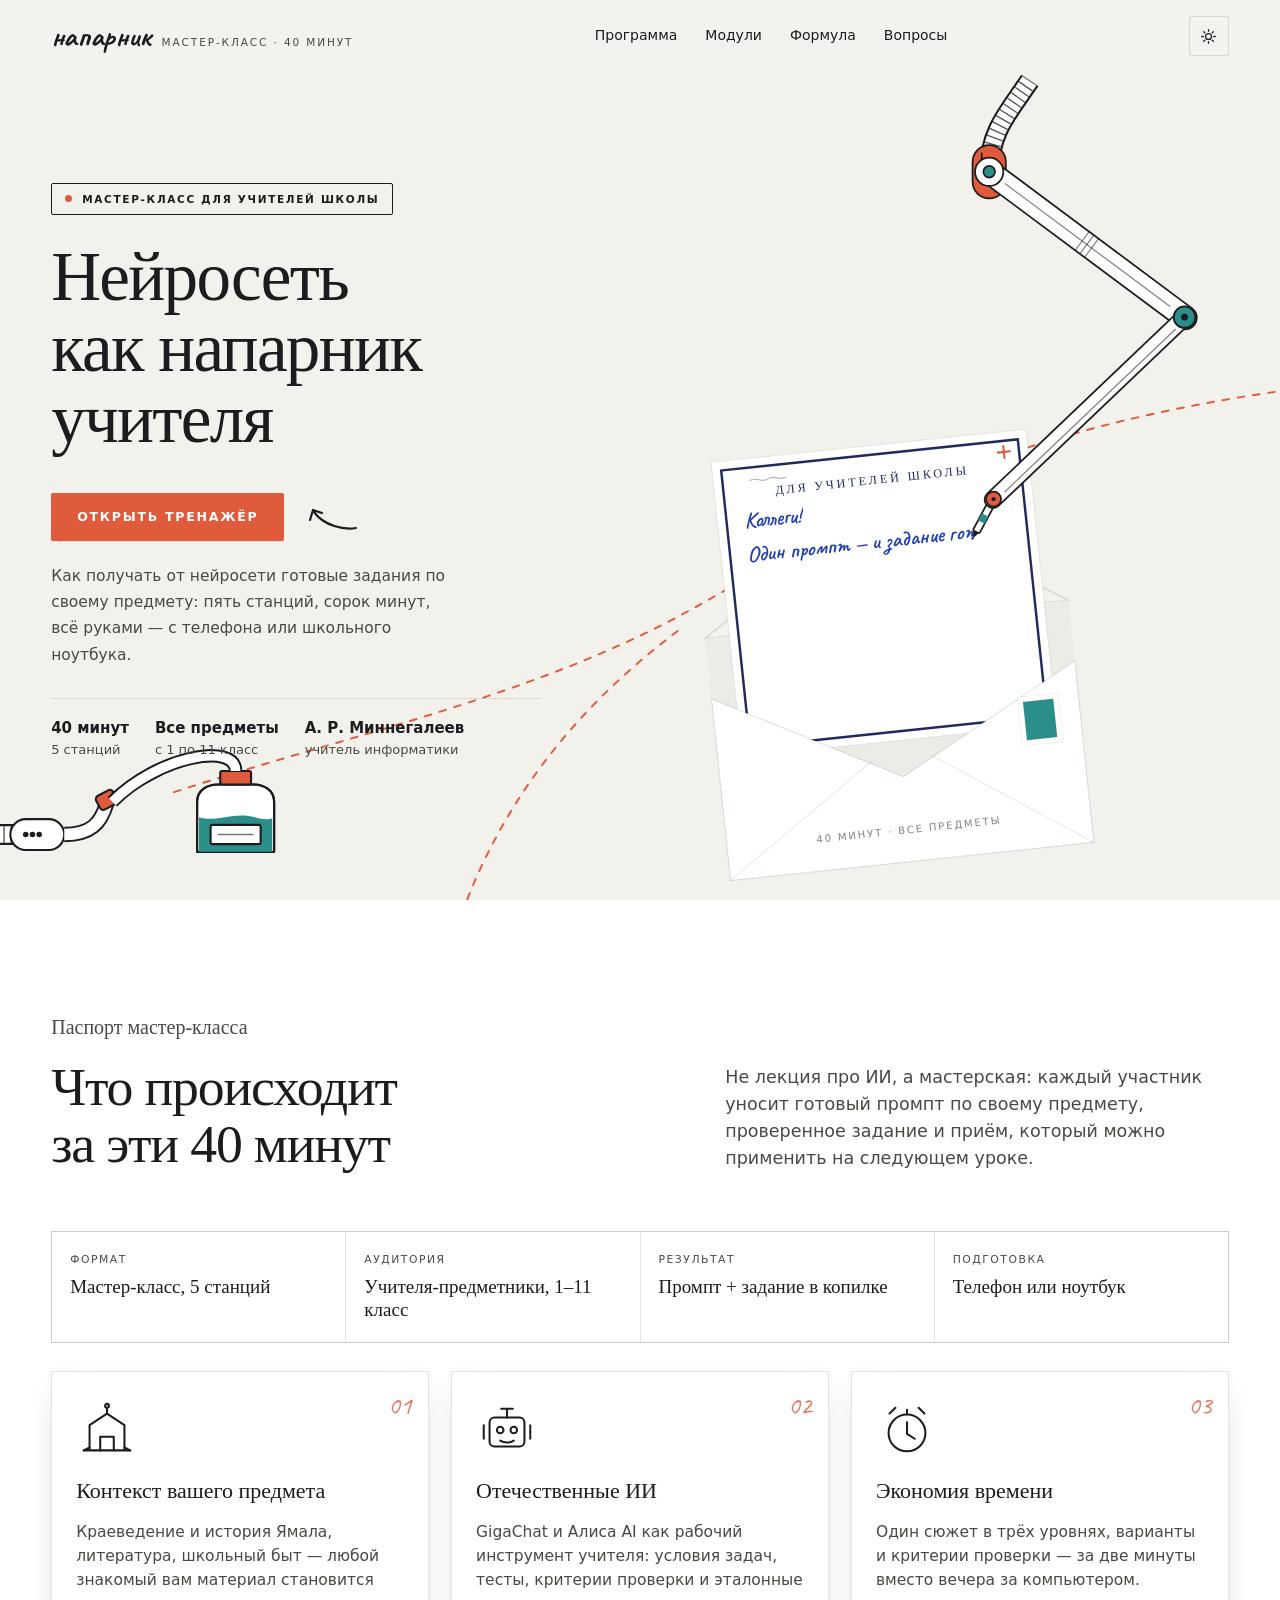
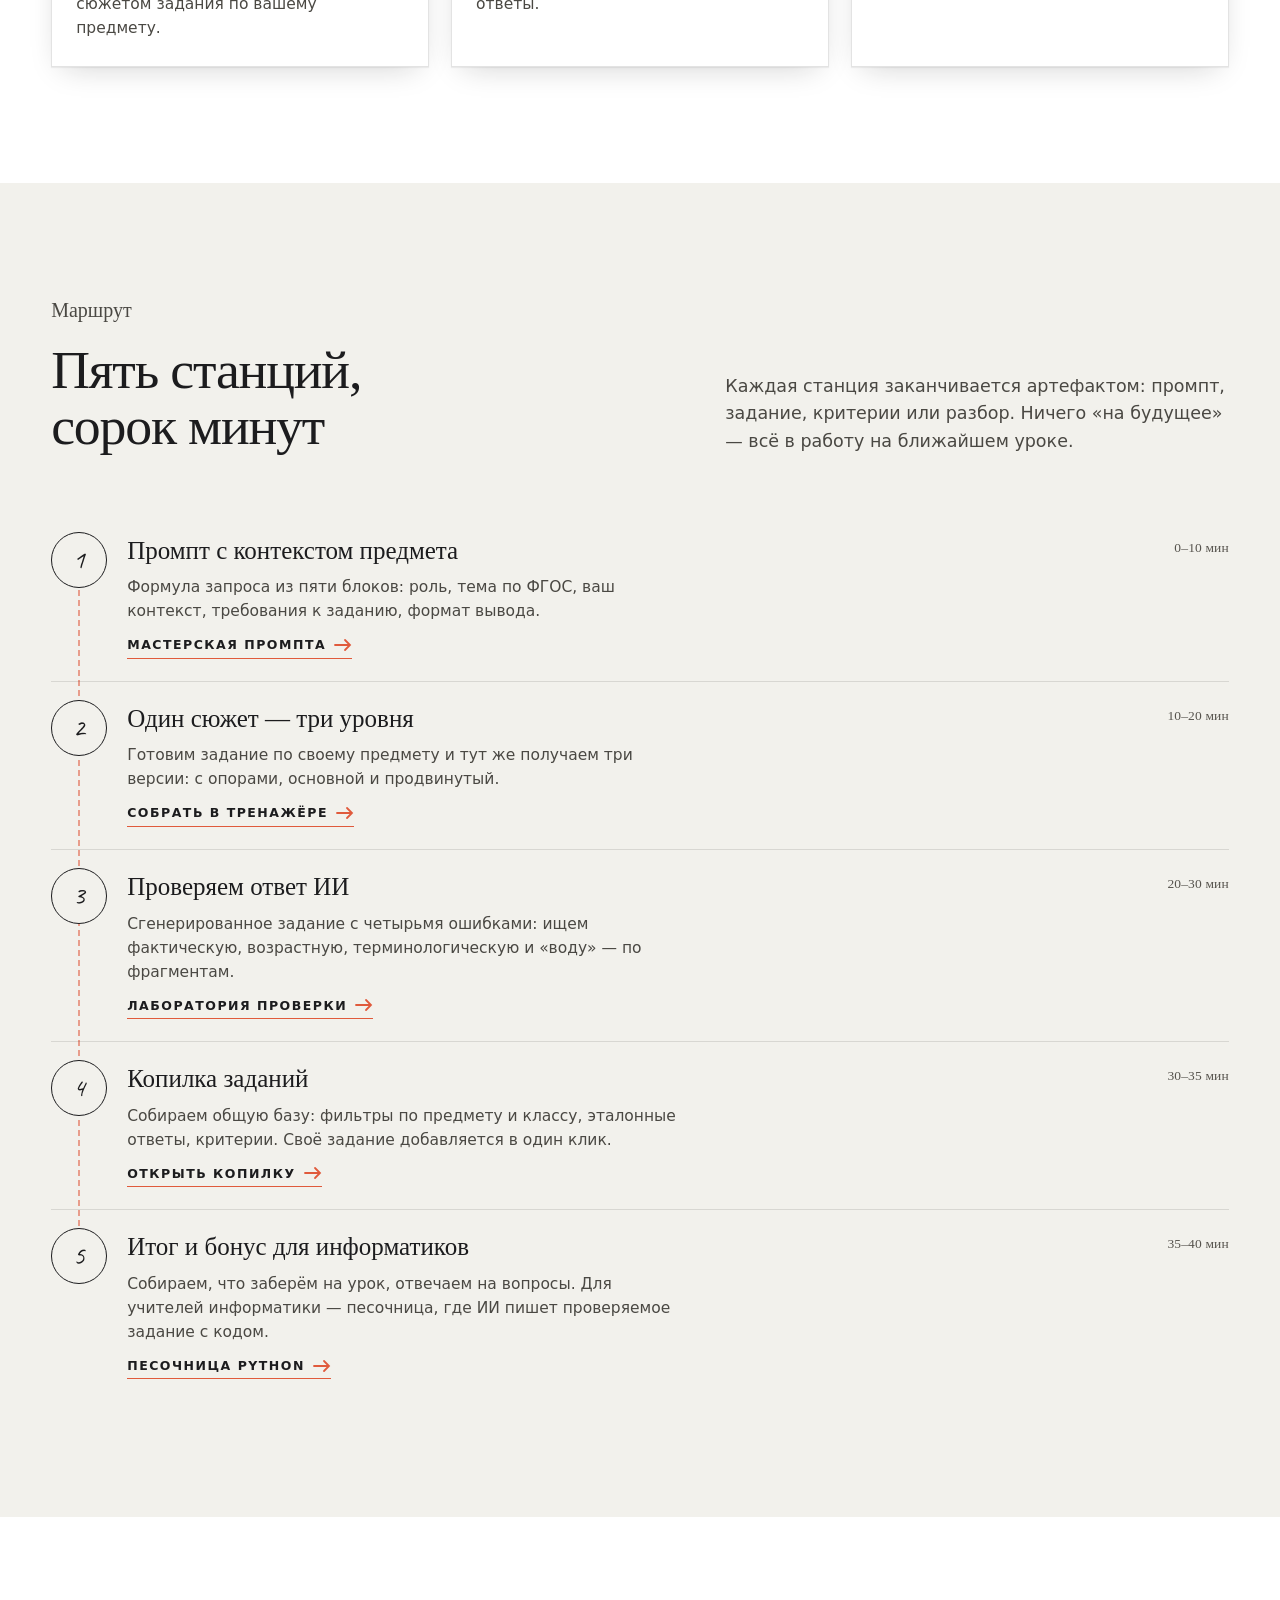
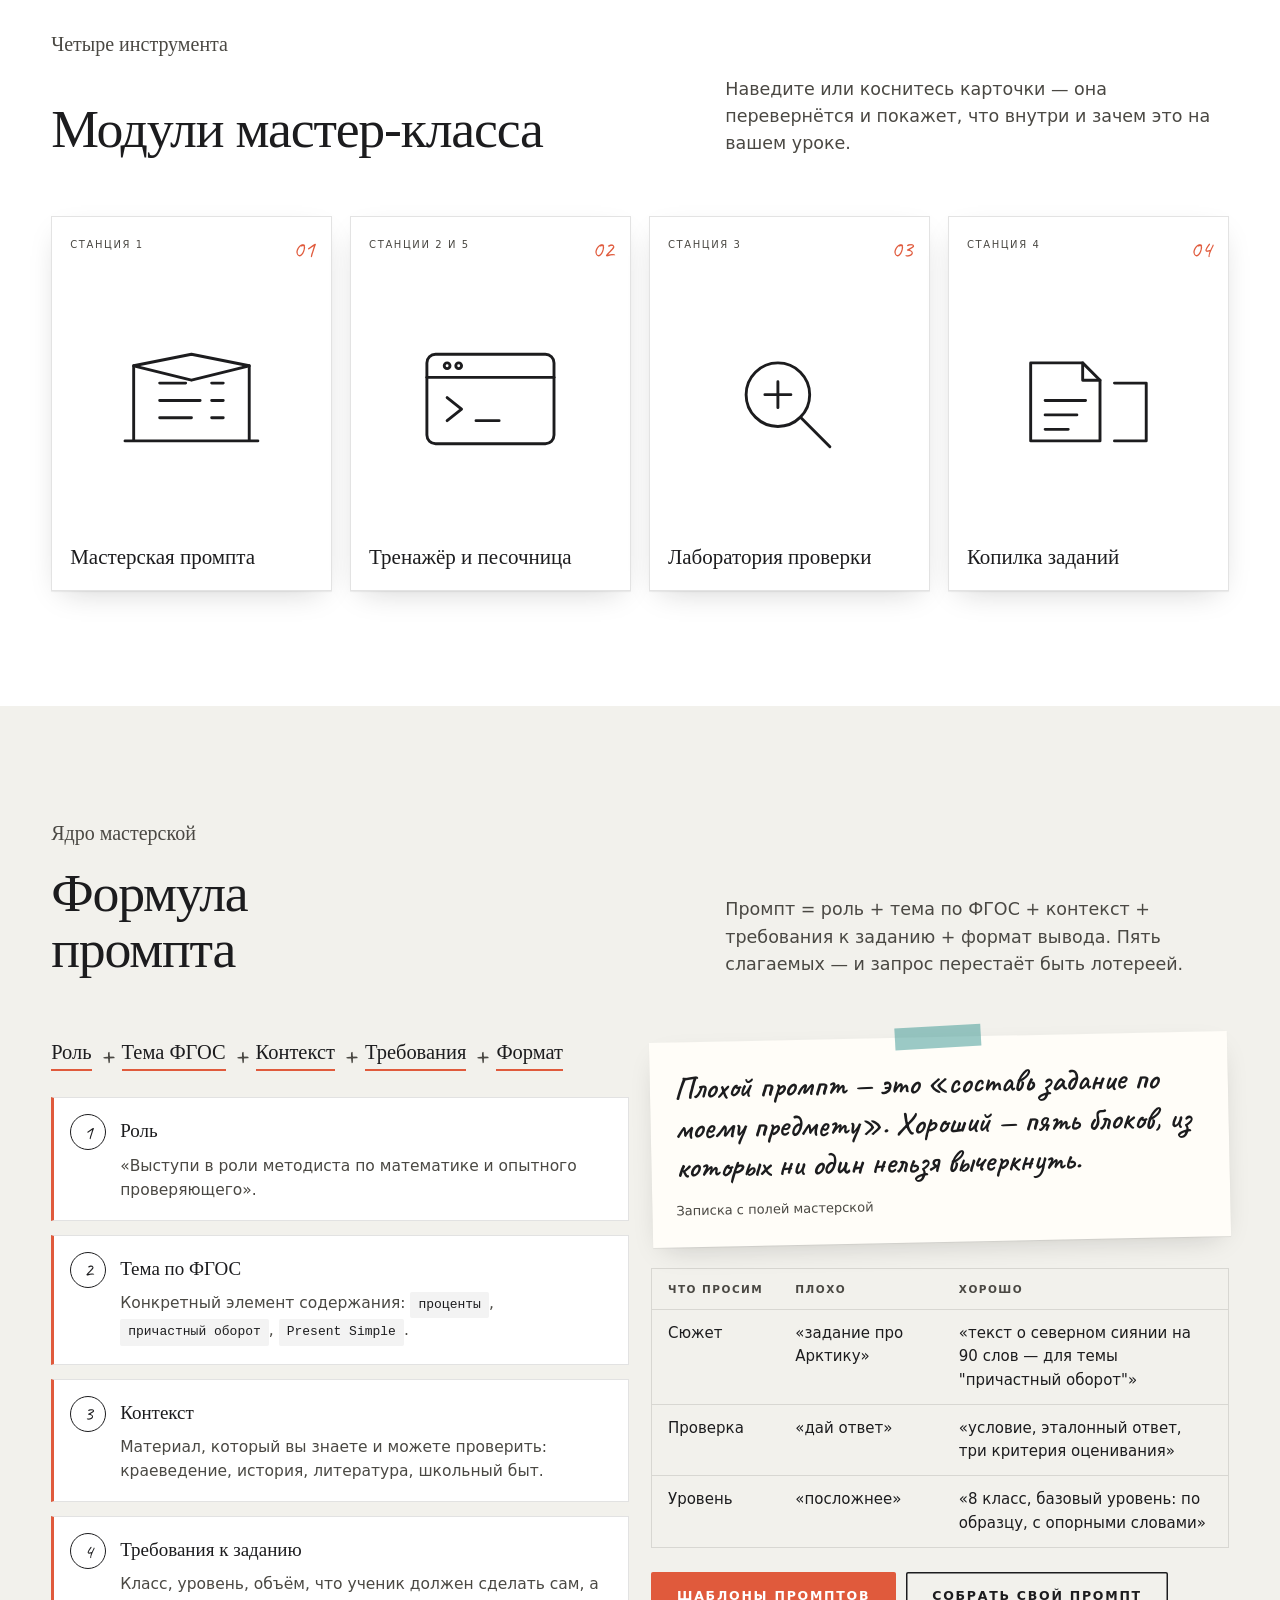
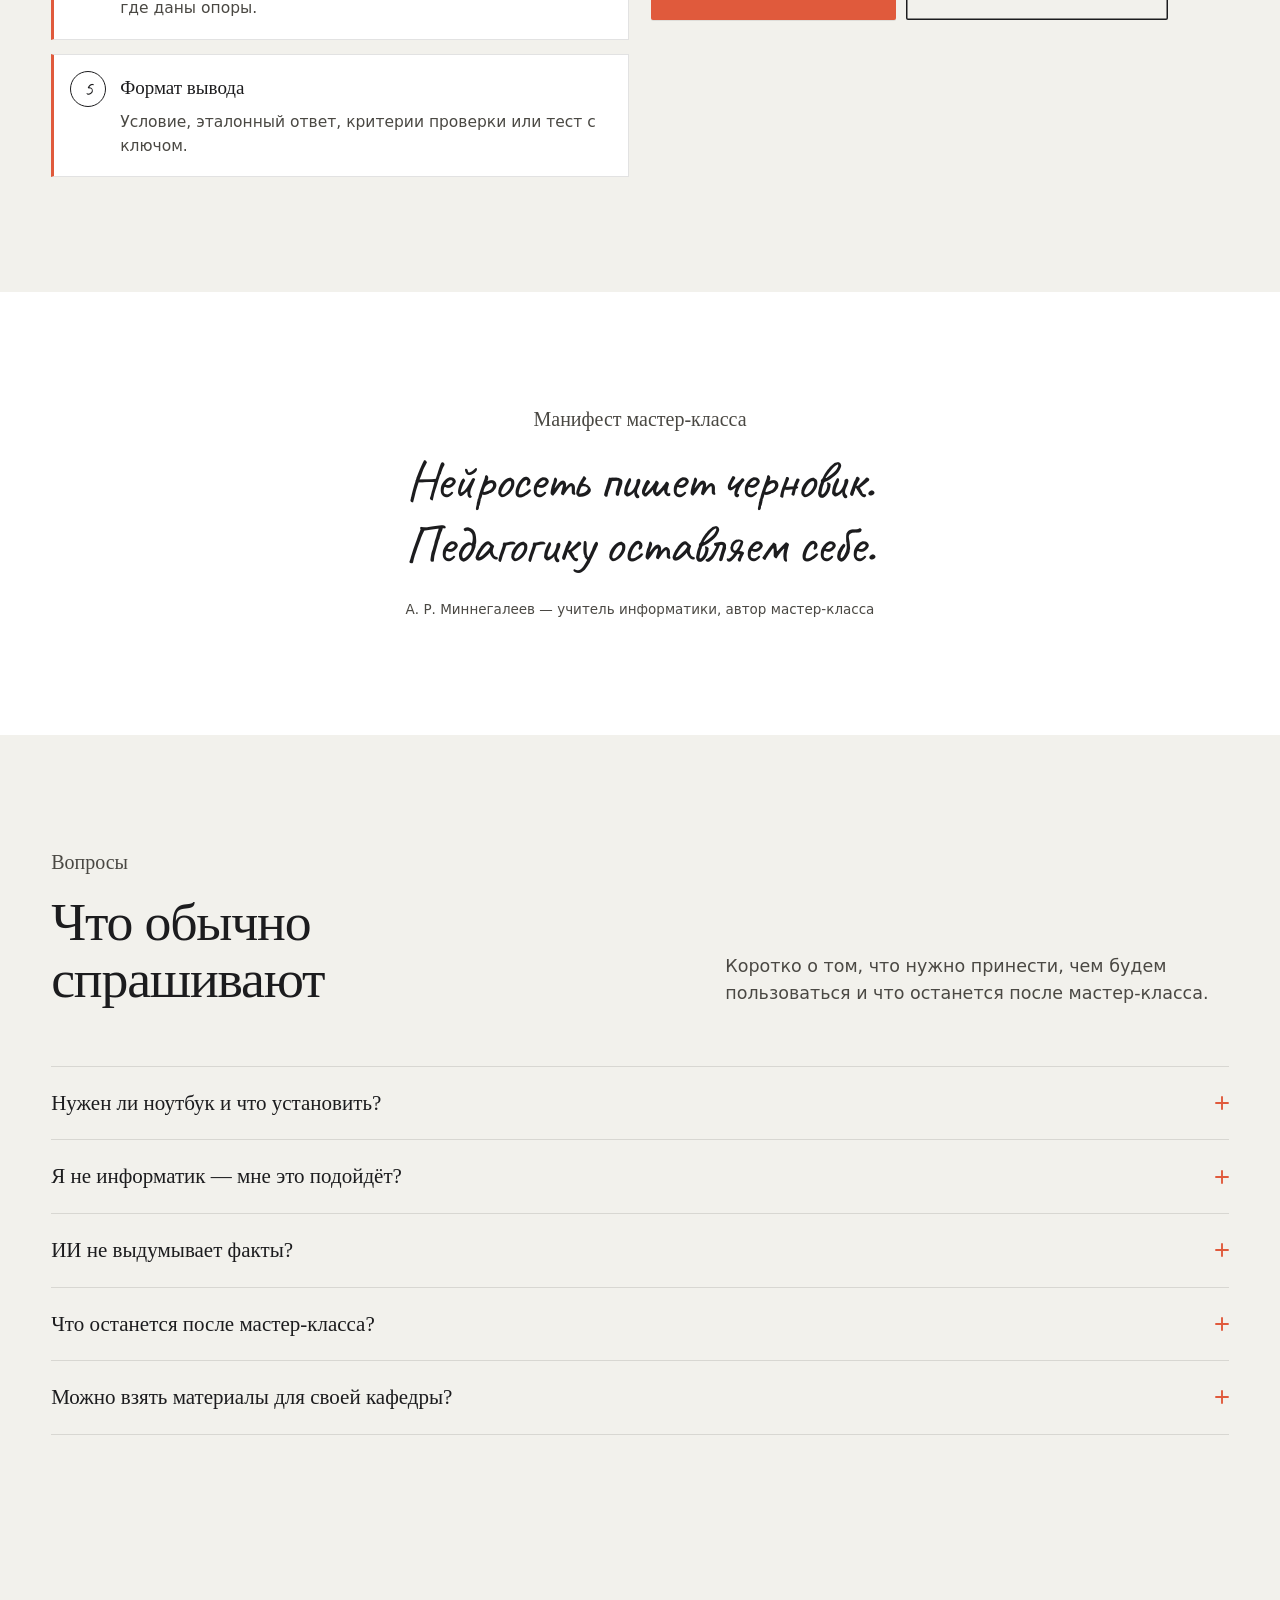
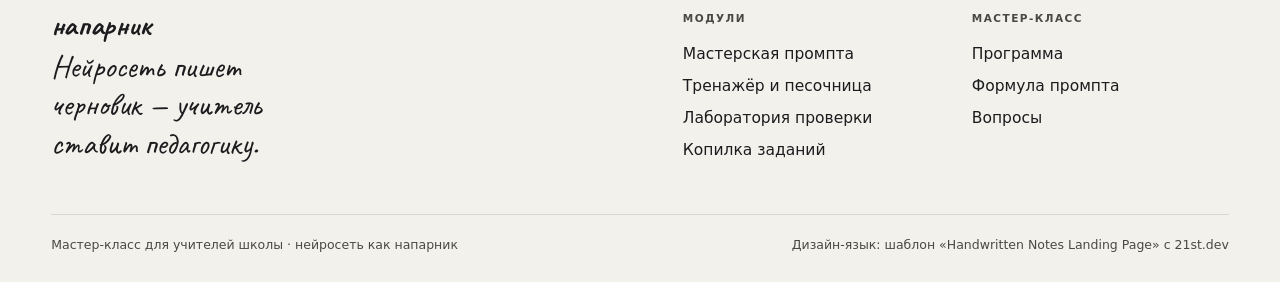
<file: index.html>
<!doctype html>
<html lang="ru">
<head>
<meta charset="utf-8">
<meta name="viewport" content="width=device-width, initial-scale=1">
<title>Нейросеть как напарник — мастер-класс для учителей</title>
<meta name="description" content="Мастер-класс для учителей-предметников: контекстный промпт, задания по любому предмету, проверка ответов ИИ и копилка готовых заданий.">
<link rel="stylesheet" href="assets/inf.css?v=18">
<script>
  try {
    var t = localStorage.getItem('inf-theme');
    document.documentElement.setAttribute('data-theme', t ? t : (matchMedia('(prefers-color-scheme: dark)').matches ? 'dark' : 'light'));
  } catch (e) {}
</script>
</head>
<body>
<a class="skip" href="#main">К содержанию</a>

<header class="nav">
  <div class="wrap nav-in">
    <a class="brand" href="index.html">
      <b>напарник</b>
      <span>мастер-класс · 40 минут</span>
    </a>
    <nav class="nav-links" aria-label="Разделы">
      <a href="#program">Программа</a>
      <a href="#modules">Модули</a>
      <a href="#formula">Формула</a>
      <a href="#faq">Вопросы</a>
    </nav>
    <div class="nav-end">
      <button class="theme-btn" data-theme-toggle aria-pressed="false" aria-label="Тёмная тема">
        <svg class="sun" viewBox="0 0 24 24" fill="none" stroke="currentColor" stroke-width="1.8" stroke-linecap="round"><circle cx="12" cy="12" r="4.2"/><path d="M12 2.4v2.2M12 19.4v2.2M2.4 12h2.2M19.4 12h2.2M5.2 5.2l1.6 1.6M17.2 17.2l1.6 1.6M18.8 5.2l-1.6 1.6M6.8 17.2l-1.6 1.6"/></svg>
        <svg class="moon" viewBox="0 0 24 24" fill="none" stroke="currentColor" stroke-width="1.8" stroke-linecap="round"><path d="M20 14.5A8.5 8.5 0 0 1 9.5 4a8.5 8.5 0 1 0 10.5 10.5Z"/></svg>
      </button>
      <button class="burger" data-menu-toggle aria-expanded="false" aria-label="Меню">
        <svg viewBox="0 0 24 24" fill="none" stroke="currentColor" stroke-width="1.9" stroke-linecap="round"><path d="M3 6h18M3 12h18M3 18h18"/></svg>
      </button>
    </div>
  </div>
</header>

<div class="menu" data-menu>
  <a href="#program">Программа <span>40 минут</span></a>
  <a href="#modules">Модули <span>4 инструмента</span></a>
  <a href="#formula">Формула промпта <span>5 блоков</span></a>
  <a href="workshop.html">Мастерская <span>гайд</span></a>
  <a href="simulator.html">Тренажёр <span>конструктор</span></a>
  <a href="debug-lab.html">Проверка <span>разбор</span></a>
  <a href="bank-tasks.html">Копилка заданий <span>по предметам</span></a>
</div>

<main id="main">

  <!-- ==================== ГЕРОЙ: рука пишет записку ==================== -->
  <header class="hero">
    <svg class="hero-bg" viewBox="0 0 1440 860" preserveAspectRatio="xMidYMid slice" aria-hidden="true">
      <path class="dash march" d="M236 748C420 688 610 648 770 560S1080 360 1480 320"/>
      <path class="dash march" d="M520 920C560 780 640 670 760 580"/>
      <g class="ln-line-art">
        <path d="M-30 792H72" class="ln-tube-o" stroke-width="22"/>
        <path d="M-30 792H72" class="ln-tube-f" stroke-width="17"/>
        <path d="M-30 792H72" class="ln-tube-r" stroke-width="17" stroke-dasharray="1.4 6"/>
        <rect x="66" y="776" width="56" height="32" rx="16" class="ln-f-card"/>
        <circle cx="82" cy="792" r="1.8" class="ln-a-ink"/>
        <circle cx="89" cy="792" r="1.8" class="ln-a-ink"/>
        <circle cx="96" cy="792" r="1.8" class="ln-a-ink"/>
        <path d="M122 792C150 792 160 780 166 760" stroke-width="16" class="ln-tube-o"/>
        <path d="M122 792C150 792 160 780 166 760" stroke-width="12" class="ln-tube-f"/>
        <g transform="translate(166 756) rotate(-28)">
          <rect x="-10" y="-8" width="20" height="16" rx="4" class="ln-f-acc"/>
          <path d="M10 0H62" stroke-width="9"/>
          <path d="M10 0H62" stroke-width="5.5" stroke="var(--card)"/>
          <path d="M62 -3.4L72 0L62 3.4Z" class="ln-a-ink"/>
        </g>
      </g>
      <g class="ln-line-art" transform="translate(300 740)">
        <path d="M-40 70V18C-40 6 -30 0 -18 0H18C30 0 40 6 40 18V70Z" class="ln-f-card"/>
        <path d="M-38 70V34C-20 40 -2 28 20 34C30 37 36 36 38 35V70Z" class="ln-f-sec" stroke="none"/>
        <path d="M-40 70V18C-40 6 -30 0 -18 0H18C30 0 40 6 40 18V70"/>
        <rect x="-16" y="-14" width="32" height="14" rx="2" class="ln-f-acc"/>
        <rect x="-26" y="42" width="52" height="20" rx="2" class="ln-f-card"/>
        <path d="M-18 52H18" class="thin"/>
      </g>
      <path d="M300 726C300 696 220 710 172 758" class="ln-tube-o" stroke-width="14" fill="none"/>
      <path d="M300 726C300 696 220 710 172 758" class="ln-tube-f" stroke-width="10" fill="none"/>
    </svg>

    <div class="wrap hero-in">
      <div class="hero-copy">
        <div class="hero-badge"><i></i> Мастер-класс для учителей школы</div>
        <h1 class="h1">
          <span>Нейросеть</span>
          <span>как напарник</span>
          <span>учителя</span>
        </h1>
        <div class="hero-cta">
          <a class="btn" href="simulator.html">Открыть тренажёр</a>
          <svg class="nudge ln-line-art" viewBox="0 0 58 34" aria-hidden="true">
            <path d="M54 28C42 30 22 26 12 12"/>
            <path d="M8 20L11 10L20 13"/>
          </svg>
        </div>
        <p class="hero-note">Как получать от нейросети готовые задания по своему предмету: пять станций, сорок минут, всё руками — с телефона или школьного ноутбука.</p>
        <dl class="hero-meta">
          <div><b>40 минут</b>5 станций</div>
          <div><b>Все предметы</b>с 1 по 11 класс</div>
          <div><b>А. Р. Миннегалеев</b>учитель информатики</div>
        </dl>
      </div>

      <div class="hero-stage">
        <svg id="hero-stage" role="img" aria-label="Манипулятор пишет записку на листе: «Коллеги! Один промпт — и задание готово по любому предмету.»"></svg>
        <p class="sr" id="hero-text">Коллеги! Один промпт — и задание готово. По любому предмету. Мастер-класс · НАПАРНИК</p>
      </div>
    </div>
  </header>

  <!-- ==================== ПАСПОРТ ==================== -->
  <section class="sec" aria-labelledby="passport-h">
    <div class="wrap">
      <div class="sec-head rv">
        <p class="eyebrow">Паспорт мастер-класса</p>
        <h2 class="h2" id="passport-h">Что происходит<br>за эти 40 минут</h2>
        <p class="lede">Не лекция про ИИ, а мастерская: каждый участник уносит готовый промпт по своему предмету, проверенное задание и приём, который можно применить на следующем уроке.</p>
      </div>

      <dl class="passport rv">
        <div><dt>Формат</dt><dd>Мастер-класс, 5 станций</dd></div>
        <div><dt>Аудитория</dt><dd>Учителя-предметники, 1–11 класс</dd></div>
        <div><dt>Результат</dt><dd>Промпт + задание в копилке</dd></div>
        <div><dt>Подготовка</dt><dd>Телефон или ноутбук</dd></div>
      </dl>

      <div class="grid-3" style="margin-top:28px">
        <article class="pillar rv">
          <span class="marker">01</span>
          <div class="art" aria-hidden="true">
            <svg viewBox="0 0 64 64" fill="none" stroke="currentColor" stroke-width="2.1" stroke-linecap="round" stroke-linejoin="round">
              <path d="M8 52h48M14 52V26l18-12 18 12v26"/>
              <path d="M25 52V38h14v14M8 52l6-3M56 52l-6-3"/>
              <path d="M32 14V8"/>
              <circle cx="32" cy="6" r="2"/>
            </svg>
          </div>
          <h3>Контекст вашего предмета</h3>
          <p>Краеведение и история Ямала, литература, школьный быт — любой знакомый вам материал становится сюжетом задания по вашему предмету.</p>
        </article>

        <article class="pillar rv">
          <span class="marker">02</span>
          <div class="art" aria-hidden="true">
            <svg viewBox="0 0 64 64" fill="none" stroke="currentColor" stroke-width="2.1" stroke-linecap="round" stroke-linejoin="round">
              <rect x="14" y="18" width="36" height="30" rx="5"/>
              <path d="M8 26v14M56 26v14"/>
              <circle cx="25" cy="31" r="3.4"/><circle cx="39" cy="31" r="3.4"/>
              <path d="M25 42c4 2.6 10 2.6 14 0M32 18V9M26 9h12"/>
            </svg>
          </div>
          <h3>Отечественные ИИ</h3>
          <p>GigaChat и Алиса AI как рабочий инструмент учителя: условия задач, тесты, критерии проверки и эталонные ответы.</p>
        </article>

        <article class="pillar rv">
          <span class="marker">03</span>
          <div class="art" aria-hidden="true">
            <svg viewBox="0 0 64 64" fill="none" stroke="currentColor" stroke-width="2.1" stroke-linecap="round" stroke-linejoin="round">
              <circle cx="32" cy="34" r="19"/>
              <path d="M32 23v12l8 5"/>
              <path d="M20 8l-6 6M44 8l6 6"/>
              <path d="M32 10v4"/>
            </svg>
          </div>
          <h3>Экономия времени</h3>
          <p>Один сюжет в трёх уровнях, варианты и критерии проверки — за две минуты вместо вечера за компьютером.</p>
        </article>
      </div>
    </div>
  </section>

  <!-- ==================== ПРОГРАММА ==================== -->
  <section class="sec sec-paper" id="program" aria-labelledby="program-h">
    <div class="wrap">
      <div class="sec-head rv">
        <p class="eyebrow">Маршрут</p>
        <h2 class="h2" id="program-h">Пять станций,<br>сорок минут</h2>
        <p class="lede">Каждая станция заканчивается артефактом: промпт, задание, критерии или разбор. Ничего «на будущее» — всё в работу на ближайшем уроке.</p>
      </div>

      <div class="route rv">
        <span class="route-line" aria-hidden="true"></span>

        <article class="step">
          <span class="step-no" aria-hidden="true">1</span>
          <div class="step-body">
            <h3>Промпт с контекстом предмета</h3>
            <p>Формула запроса из пяти блоков: роль, тема по ФГОС, ваш контекст, требования к заданию, формат вывода.</p>
            <div class="step-go"><a class="btn-link" href="workshop.html">Мастерская промпта <svg viewBox="0 0 18 14" fill="none" stroke="currentColor" stroke-width="1.8" stroke-linecap="round"><path d="M1 7h15M11 2l5 5-5 5"/></svg></a></div>
          </div>
          <span class="step-time">0–10 мин</span>
        </article>

        <article class="step">
          <span class="step-no" aria-hidden="true">2</span>
          <div class="step-body">
            <h3>Один сюжет — три уровня</h3>
            <p>Готовим задание по своему предмету и тут же получаем три версии: с опорами, основной и продвинутый.</p>
            <div class="step-go"><a class="btn-link" href="simulator.html#builder">Собрать в тренажёре <svg viewBox="0 0 18 14" fill="none" stroke="currentColor" stroke-width="1.8" stroke-linecap="round"><path d="M1 7h15M11 2l5 5-5 5"/></svg></a></div>
          </div>
          <span class="step-time">10–20 мин</span>
        </article>

        <article class="step">
          <span class="step-no" aria-hidden="true">3</span>
          <div class="step-body">
            <h3>Проверяем ответ ИИ</h3>
            <p>Сгенерированное задание с четырьмя ошибками: ищем фактическую, возрастную, терминологическую и «воду» — по фрагментам.</p>
            <div class="step-go"><a class="btn-link" href="debug-lab.html">Лаборатория проверки <svg viewBox="0 0 18 14" fill="none" stroke="currentColor" stroke-width="1.8" stroke-linecap="round"><path d="M1 7h15M11 2l5 5-5 5"/></svg></a></div>
          </div>
          <span class="step-time">20–30 мин</span>
        </article>

        <article class="step">
          <span class="step-no" aria-hidden="true">4</span>
          <div class="step-body">
            <h3>Копилка заданий</h3>
            <p>Собираем общую базу: фильтры по предмету и классу, эталонные ответы, критерии. Своё задание добавляется в один клик.</p>
            <div class="step-go"><a class="btn-link" href="bank-tasks.html">Открыть копилку <svg viewBox="0 0 18 14" fill="none" stroke="currentColor" stroke-width="1.8" stroke-linecap="round"><path d="M1 7h15M11 2l5 5-5 5"/></svg></a></div>
          </div>
          <span class="step-time">30–35 мин</span>
        </article>

        <article class="step">
          <span class="step-no" aria-hidden="true">5</span>
          <div class="step-body">
            <h3>Итог и бонус для информатиков</h3>
            <p>Собираем, что заберём на урок, отвечаем на вопросы. Для учителей информатики — песочница, где ИИ пишет проверяемое задание с кодом.</p>
            <div class="step-go"><a class="btn-link" href="simulator.html#sandbox">Песочница Python <svg viewBox="0 0 18 14" fill="none" stroke="currentColor" stroke-width="1.8" stroke-linecap="round"><path d="M1 7h15M11 2l5 5-5 5"/></svg></a></div>
          </div>
          <span class="step-time">35–40 мин</span>
        </article>
      </div>
    </div>
  </section>

  <!-- ==================== МОДУЛИ ==================== -->
  <section class="sec" id="modules" aria-labelledby="modules-h">
    <div class="wrap">
      <div class="sec-head rv">
        <p class="eyebrow">Четыре инструмента</p>
        <h2 class="h2" id="modules-h">Модули мастер-класса</h2>
        <p class="lede">Наведите или коснитесь карточки — она перевернётся и покажет, что внутри и зачем это на вашем уроке.</p>
      </div>

      <div class="flips">
        <a class="flip rv" href="workshop.html">
          <span class="flip-in">
            <span class="flip-face">
              <span class="tag">Станция 1</span>
              <span class="flip-no">01</span>
              <span class="flip-art" aria-hidden="true">
                <svg viewBox="0 0 120 90" fill="none" stroke="currentColor" stroke-width="2" stroke-linecap="round" stroke-linejoin="round">
                  <path d="M14 74h92M20 74V22l40-8 40 8v52"/>
                  <path d="M38 34h18M38 46h28M38 58h22M74 34h8M74 46h8M74 58h8"/>
                  <path d="M20 22l40 10 40-10"/>
                </svg>
              </span>
              <h3>Мастерская промпта</h3>
            </span>
            <span class="flip-face back">
              <span class="tag">Внутри</span>
              <p class="back-text">Формула из пяти блоков, готовые шаблоны и таблица «плохо / хорошо». <span class="hand">копируется в один клик</span></p>
              <span class="go">Открыть гайд →</span>
            </span>
          </span>
        </a>

        <a class="flip rv" href="simulator.html">
          <span class="flip-in">
            <span class="flip-face">
              <span class="tag">Станции 2 и 5</span>
              <span class="flip-no">02</span>
              <span class="flip-art" aria-hidden="true">
                <svg viewBox="0 0 120 90" fill="none" stroke="currentColor" stroke-width="2" stroke-linecap="round" stroke-linejoin="round">
                  <rect x="16" y="14" width="88" height="62" rx="6"/>
                  <path d="M16 30h88"/>
                  <path d="M30 44l10 8-10 8M50 60h16"/>
                  <circle cx="30" cy="22" r="2"/><circle cx="38" cy="22" r="2"/>
                </svg>
              </span>
              <h3>Тренажёр и песочница</h3>
            </span>
            <span class="flip-face back">
              <span class="tag">Внутри</span>
              <p class="back-text">Конструктор промпта по любому предмету, песочница Python для информатиков и бонусом — живая записка от руки. <span class="hand">всё работает в браузере</span></p>
              <span class="go">Собрать промпт →</span>
            </span>
          </span>
        </a>

        <a class="flip rv" href="debug-lab.html">
          <span class="flip-in">
            <span class="flip-face">
              <span class="tag">Станция 3</span>
              <span class="flip-no">03</span>
              <span class="flip-art" aria-hidden="true">
                <svg viewBox="0 0 120 90" fill="none" stroke="currentColor" stroke-width="2" stroke-linecap="round" stroke-linejoin="round">
                  <circle cx="52" cy="42" r="22"/>
                  <path d="M68 58l20 20"/>
                  <path d="M43 42h18M52 33v18"/>
                </svg>
              </span>
              <h3>Лаборатория проверки</h3>
            </span>
            <span class="flip-face back">
              <span class="tag">Внутри</span>
              <p class="back-text">Задание, которое написала нейросеть: разбор по фрагментам, чек-лист проверки и промпт-наставник. <span class="hand">ИИ не даёт готовый ответ</span></p>
              <span class="go">Разобрать ошибки →</span>
            </span>
          </span>
        </a>

        <a class="flip rv" href="bank-tasks.html">
          <span class="flip-in">
            <span class="flip-face">
              <span class="tag">Станция 4</span>
              <span class="flip-no">04</span>
              <span class="flip-art" aria-hidden="true">
                <svg viewBox="0 0 120 90" fill="none" stroke="currentColor" stroke-width="2" stroke-linecap="round" stroke-linejoin="round">
                  <path d="M20 20h36l12 12v42H20z"/>
                  <path d="M56 20v12h12"/>
                  <path d="M30 46h28M30 56h22M30 66h16"/>
                  <path d="M78 34h22v40H78"/>
                </svg>
              </span>
              <h3>Копилка заданий</h3>
            </span>
            <span class="flip-face back">
              <span class="tag">Внутри</span>
              <p class="back-text">Задания по всем основным предметам: фильтры, эталонные ответы, критерии. <span class="hand">своё задание — в копилку</span></p>
              <span class="go">Открыть банк →</span>
            </span>
          </span>
        </a>
      </div>
    </div>
  </section>

  <!-- ==================== ФОРМУЛА ==================== -->
  <section class="sec sec-paper" id="formula" aria-labelledby="formula-h">
    <div class="wrap">
      <div class="sec-head rv">
        <p class="eyebrow">Ядро мастерской</p>
        <h2 class="h2" id="formula-h">Формула<br>промпта</h2>
        <p class="lede">Промпт = роль + тема по ФГОС + контекст + требования к заданию + формат вывода. Пять слагаемых — и запрос перестаёт быть лотереей.</p>
      </div>

      <div class="grid-2">
        <div class="rv">
          <p class="formula">
            <span class="part">Роль</span><span class="op">+</span>
            <span class="part">Тема ФГОС</span><span class="op">+</span>
            <span class="part">Контекст</span><span class="op">+</span>
            <span class="part">Требования</span><span class="op">+</span>
            <span class="part">Формат</span>
          </p>
          <div class="blocks" style="margin-top:26px">
            <article class="block">
              <h3>Роль</h3>
              <p>«Выступи в роли методиста по математике и опытного проверяющего».</p>
            </article>
            <article class="block">
              <h3>Тема по ФГОС</h3>
              <p>Конкретный элемент содержания: <code>проценты</code>, <code>причастный оборот</code>, <code>Present Simple</code>.</p>
            </article>
            <article class="block">
              <h3>Контекст</h3>
              <p>Материал, который вы знаете и можете проверить: краеведение, история, литература, школьный быт.</p>
            </article>
            <article class="block">
              <h3>Требования к заданию</h3>
              <p>Класс, уровень, объём, что ученик должен сделать сам, а где даны опоры.</p>
            </article>
            <article class="block">
              <h3>Формат вывода</h3>
              <p>Условие, эталонный ответ, критерии проверки или тест с ключом.</p>
            </article>
          </div>
        </div>

        <div class="rv">
          <figure class="note-card">
            <p class="script">Плохой промпт — это «составь задание по моему предмету». Хороший — пять блоков, из которых ни один нельзя вычеркнуть.</p>
            <figcaption>Записка с полей мастерской</figcaption>
          </figure>

          <div class="table-wrap" style="margin-top:26px">
            <table>
              <thead>
                <tr><th>Что просим</th><th>Плохо</th><th>Хорошо</th></tr>
              </thead>
              <tbody>
                <tr>
                  <td>Сюжет</td>
                  <td class="bad">«задание про Арктику»</td>
                  <td class="good">«текст о северном сиянии на 90 слов — для темы "причастный оборот"»</td>
                </tr>
                <tr>
                  <td>Проверка</td>
                  <td class="bad">«дай ответ»</td>
                  <td class="good">«условие, эталонный ответ, три критерия оценивания»</td>
                </tr>
                <tr>
                  <td>Уровень</td>
                  <td class="bad">«посложнее»</td>
                  <td class="good">«8 класс, базовый уровень: по образцу, с опорными словами»</td>
                </tr>
              </tbody>
            </table>
          </div>

          <div class="panel-row" style="margin-top:24px">
            <a class="btn" href="workshop.html">Шаблоны промптов</a>
            <a class="btn btn-ghost" href="simulator.html">Собрать свой промпт</a>
          </div>
        </div>
      </div>
    </div>
  </section>

  <!-- ==================== МАНИФЕСТ ==================== -->
  <section class="sec" aria-labelledby="manifest-h">
    <div class="wrap narrow" style="text-align:center">
      <p class="eyebrow rv" id="manifest-h">Манифест мастер-класса</p>
      <blockquote class="h2 hand rv" style="font-family:var(--hand);font-size:clamp(30px,4.4vw,54px);line-height:1.18;margin:18px auto 0;max-width:22ch">
        Нейросеть пишет черновик. Педагогику оставляем себе.
      </blockquote>
      <p class="small rv" style="margin-top:22px">А. Р. Миннегалеев — учитель информатики, автор мастер-класса</p>
    </div>
  </section>

  <!-- ==================== FAQ ==================== -->
  <section class="sec sec-paper" id="faq" aria-labelledby="faq-h">
    <div class="wrap">
      <div class="sec-head rv">
        <p class="eyebrow">Вопросы</p>
        <h2 class="h2" id="faq-h">Что обычно<br>спрашивают</h2>
        <p class="lede">Коротко о том, что нужно принести, чем будем пользоваться и что останется после мастер-класса.</p>
      </div>

      <div class="faq rv">
        <details>
          <summary>Нужен ли ноутбук и что установить?<svg viewBox="0 0 14 14" fill="none" stroke="currentColor" stroke-width="1.9" stroke-linecap="round"><path d="M7 1v12M1 7h12"/></svg></summary>
          <div class="answer">Достаточно телефона или школьного ноутбука: сайт работает в браузере, ничего не устанавливается. Для работы с GigaChat и Алисой AI нужна учётная запись — возьмите доступы, если есть.</div>
        </details>
        <details>
          <summary>Я не информатик — мне это подойдёт?<svg viewBox="0 0 14 14" fill="none" stroke="currentColor" stroke-width="1.9" stroke-linecap="round"><path d="M7 1v12M1 7h12"/></svg></summary>
          <div class="answer">Да, мастер-класс собран вокруг вашего предмета. Конструктор промпта, лаборатория проверки и копилка не требуют кода: программирование нужно только в необязательном блоке для учителей информатики.</div>
        </details>
        <details>
          <summary>ИИ не выдумывает факты?<svg viewBox="0 0 14 14" fill="none" stroke="currentColor" stroke-width="1.9" stroke-linecap="round"><path d="M7 1v12M1 7h12"/></svg></summary>
          <div class="answer">Выдумывает, и это часть разговора. Поэтому в формуле есть блок «контекст» с проверяемыми фактами, а третья станция целиком посвящена проверке: любое задание от модели сверяется с источником и с программой до того, как попадёт к ученику.</div>
        </details>
        <details>
          <summary>Что останется после мастер-класса?<svg viewBox="0 0 14 14" fill="none" stroke="currentColor" stroke-width="1.9" stroke-linecap="round"><path d="M7 1v12M1 7h12"/></svg></summary>
          <div class="answer">Этот сайт — он и есть раздатка: гайд с шаблонами, тренажёр, лаборатория проверки и копилка заданий. Ссылка остаётся у участников, задания из копилки сохраняются в браузере и собираются в общую базу.</div>
        </details>
        <details>
          <summary>Можно взять материалы для своей кафедры?<svg viewBox="0 0 14 14" fill="none" stroke="currentColor" stroke-width="1.9" stroke-linecap="round"><path d="M7 1v12M1 7h12"/></svg></summary>
          <div class="answer">Да, материалы можно использовать свободно в образовательных целях. Единственное условие — проверять исторические и научные справки по источникам, а не доверять ответу модели на слово.</div>
        </details>
      </div>
    </div>
  </section>

</main>

<footer class="foot">
  <div class="wrap">
    <div class="foot-grid">
      <div>
        <a class="brand" href="index.html"><b>напарник</b></a>
        <p class="foot-script">Нейросеть пишет черновик — учитель ставит педагогику.</p>
      </div>
      <div>
        <h4>Модули</h4>
        <ul>
          <li><a href="workshop.html">Мастерская промпта</a></li>
          <li><a href="simulator.html">Тренажёр и песочница</a></li>
          <li><a href="debug-lab.html">Лаборатория проверки</a></li>
          <li><a href="bank-tasks.html">Копилка заданий</a></li>
        </ul>
      </div>
      <div>
        <h4>Мастер-класс</h4>
        <ul>
          <li><a href="#program">Программа</a></li>
          <li><a href="#formula">Формула промпта</a></li>
          <li><a href="#faq">Вопросы</a></li>
        </ul>
      </div>
    </div>
    <div class="foot-base">
      <span>Мастер-класс для учителей школы · нейросеть как напарник</span>
      <span>Дизайн-язык: шаблон «Handwritten Notes Landing Page» с 21st.dev</span>
    </div>
  </div>
</footer>

<script type="module">
  import { writeScene, initPage, placeMatrix } from "./assets/hand.js?v=18";

  initPage();

  const k = 0.82;
  const geo = {
    bx: 430, by: -230, l1: 240, l2: 260, bend: -1,
    m: placeMatrix(150, 230, -6),
    park: [372, -46],
    pen: 44, penAngle: -62,
    tube: "M430 -230C430 -270 450 -290 470 -320",
    housing: -90, k,
  };

  const paper = `
    <g>
      <path d="M0 0L180 -116L360 0Z" fill="#f4f2ec" stroke="rgba(0,0,0,.16)" stroke-width="1"/>
      <rect width="360" height="240" fill="#ecebe5"/>
    </g>
    <rect x="24" y="-172" width="312" height="292" fill="#ffffff" stroke="rgba(0,0,0,.08)"/>
    <rect x="33" y="-163" width="294" height="274" fill="none" stroke="#1f2b5c" stroke-width="2.4"/>
    <text x="180" y="-134" text-anchor="middle" style="font-family:var(--serif);font-size:12px;letter-spacing:.24em;fill:#1f2b5c">ДЛЯ УЧИТЕЛЕЙ ШКОЛЫ</text>
    <path d="M306 -152h12M312 -158v12" stroke="#e05a3c" stroke-width="2" stroke-linecap="round" fill="none"/>
    <path d="M60 -150c6-4 12 4 18 0s12 4 18 0" stroke="rgba(28,28,30,.35)" stroke-width="1.1" fill="none"/>
    <g transform="translate(0 60)">
      <path d="M0 0L180 96L360 0V180H0Z" fill="#ffffff" stroke="rgba(0,0,0,.12)" stroke-width="1"/>
      <path d="M0 180L150 78M360 180L210 78" fill="none" stroke="rgba(0,0,0,.08)" stroke-width="1.2"/>
      <text x="180" y="152" text-anchor="middle" style="font-family:var(--sans);font-size:10px;letter-spacing:.18em;fill:rgba(28,28,30,.55)">40 МИНУТ · ВСЕ ПРЕДМЕТЫ</text>
      <rect x="300" y="30" width="40" height="48" fill="#ffffff" stroke="rgba(0,0,0,.1)" stroke-dasharray="2 2"/>
      <rect x="305" y="35" width="30" height="38" fill="#2a8e89"/>
    </g>`;

  writeScene({
    svg: document.getElementById("hero-stage"),
    geo,
    paper,
    paras: [
      { text: "Коллеги!" },
      { text: "Один промпт — и задание готово." },
      { text: "по любому предмету", align: "right" },
    ],
    size: 22,
    box: { x: 50, y: -104, width: 258, lead: 1.52 },
    speed: 150,
    ink: "#2340b0",
    viewBox: "0 -215 780 570",
  });
</script>
</body>
</html>
</file>
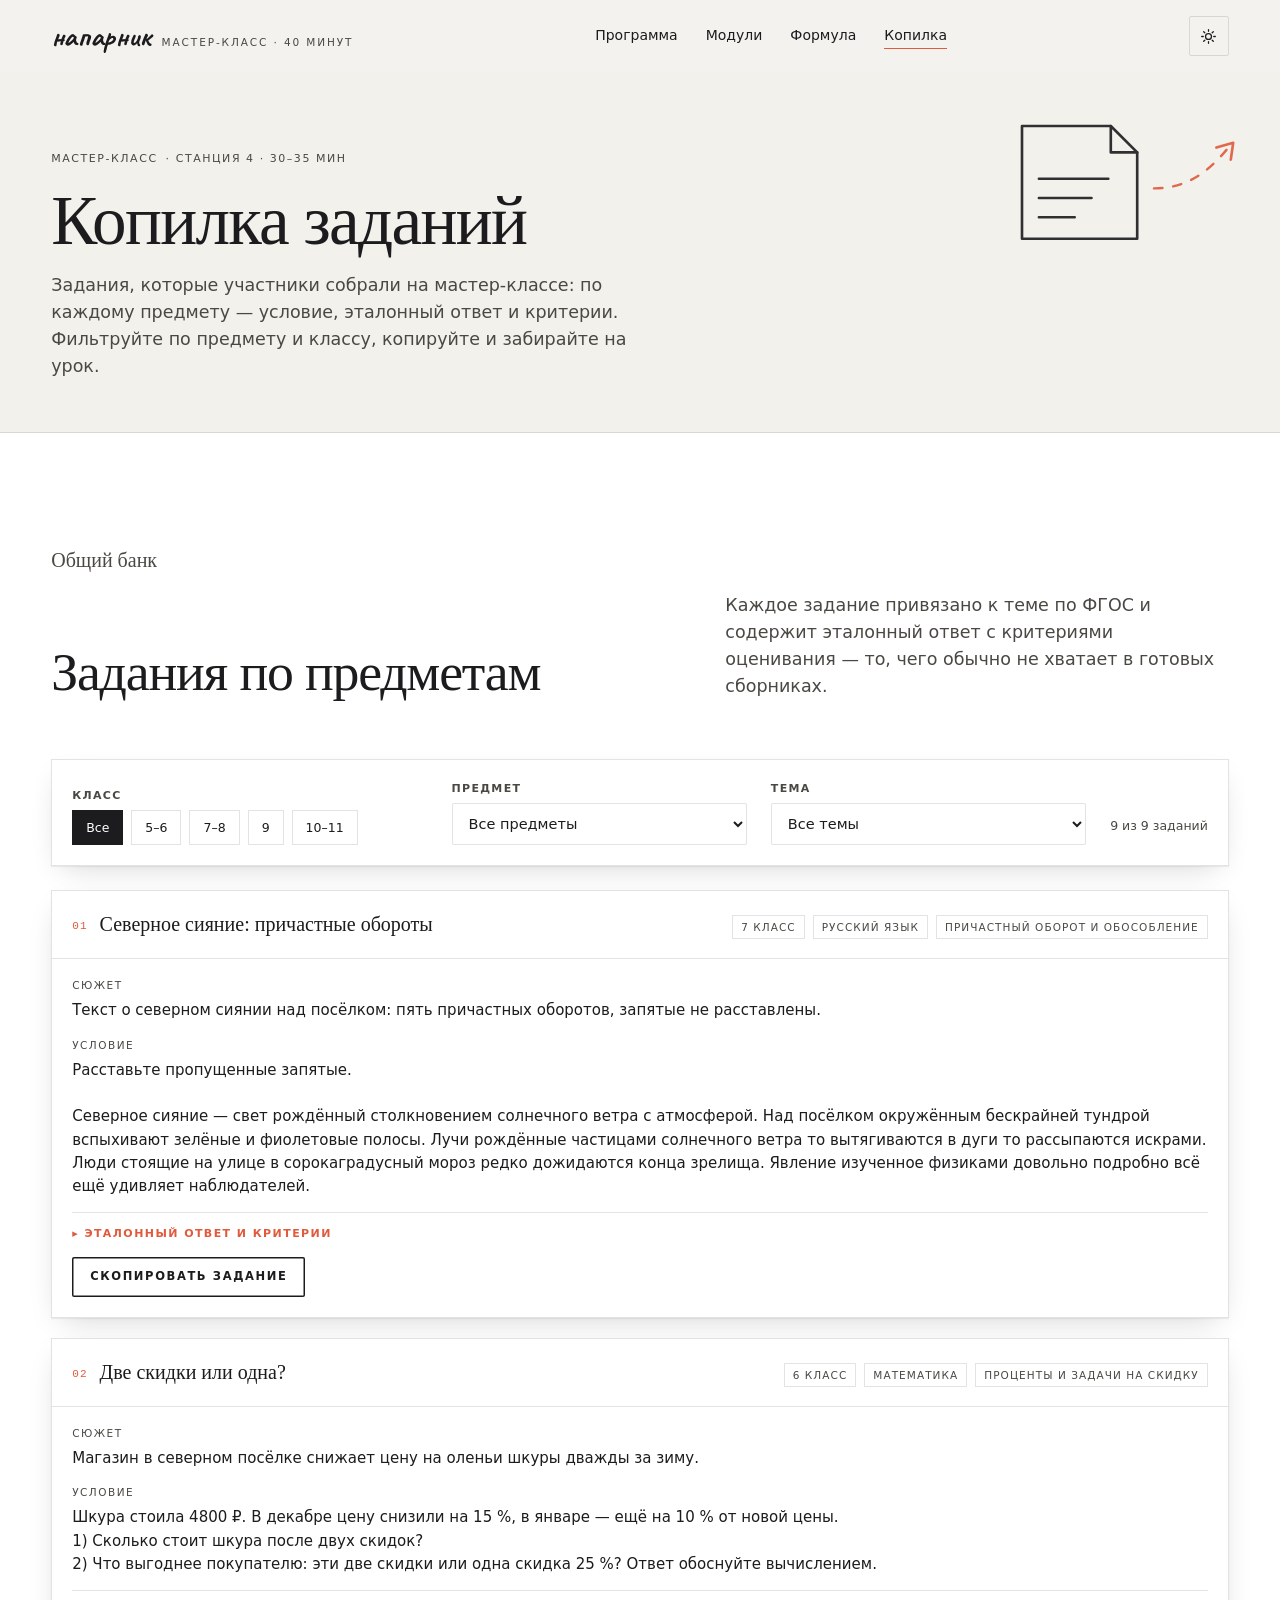
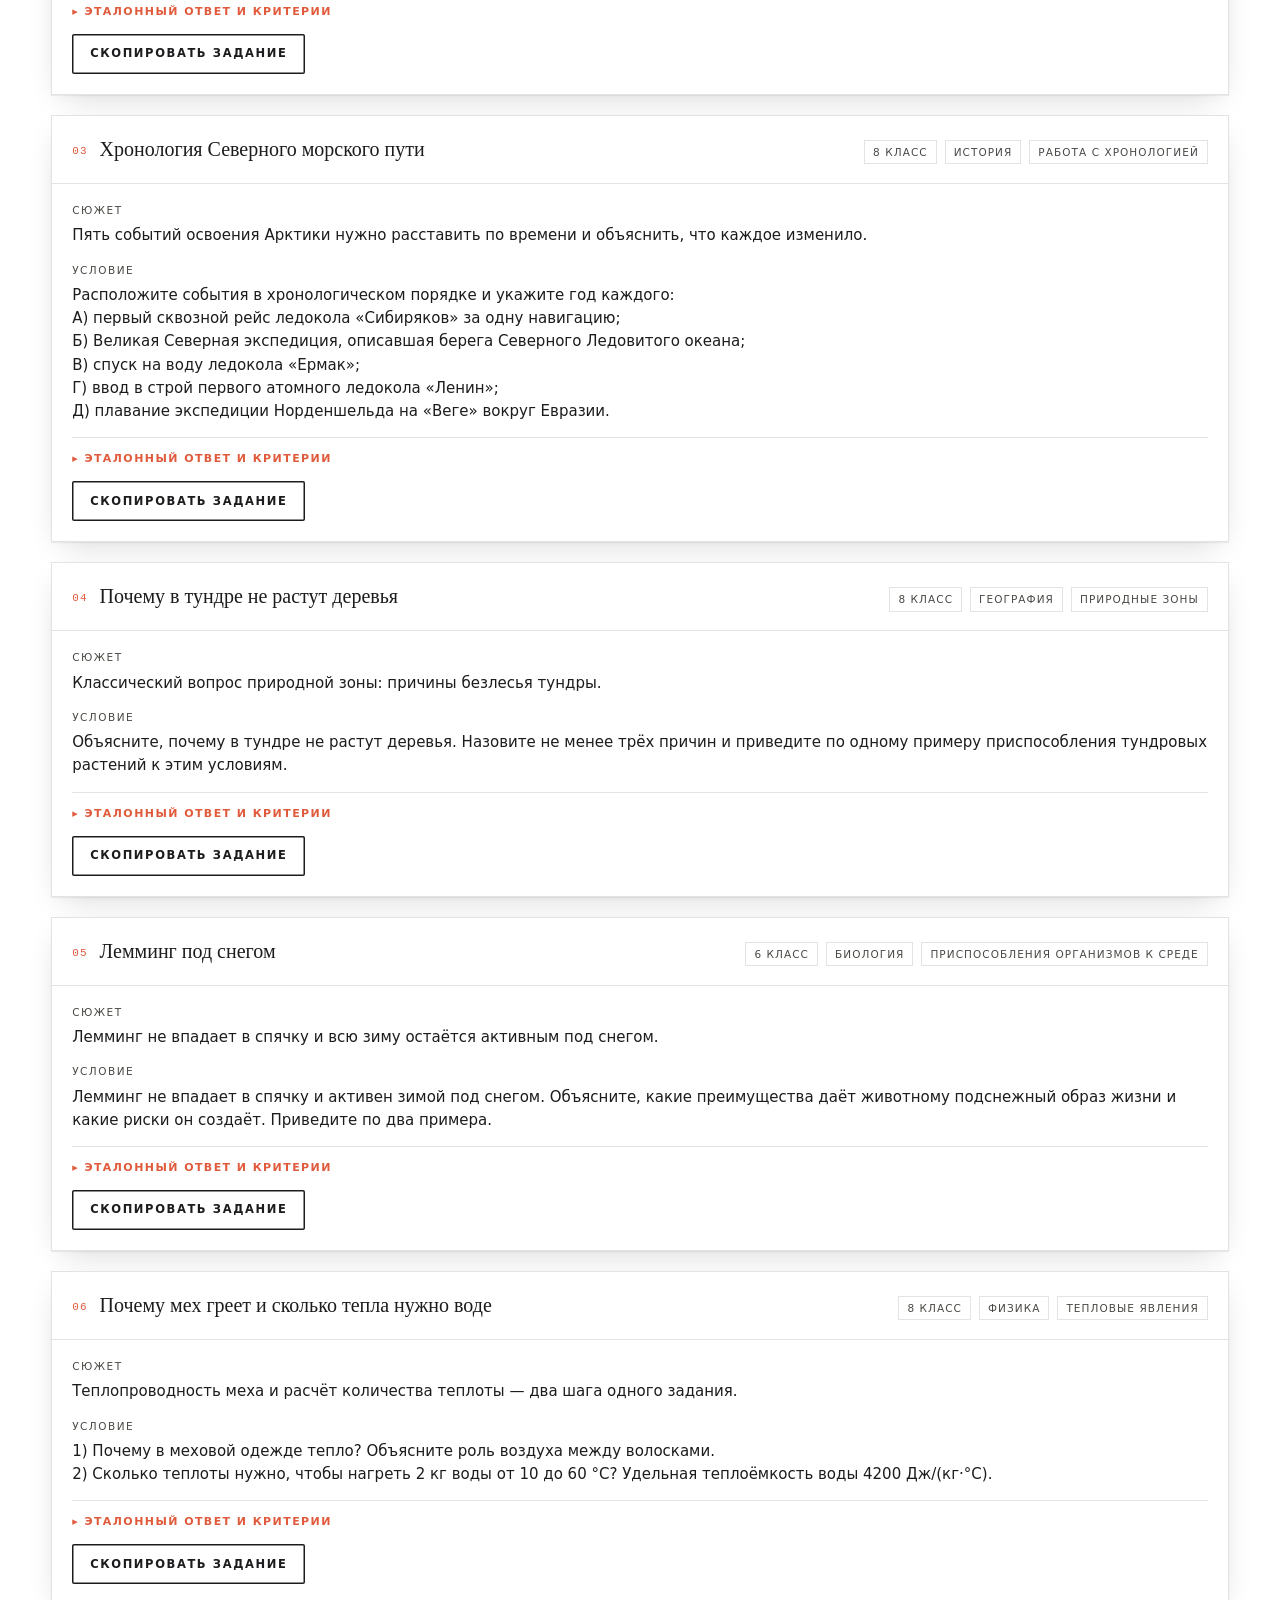
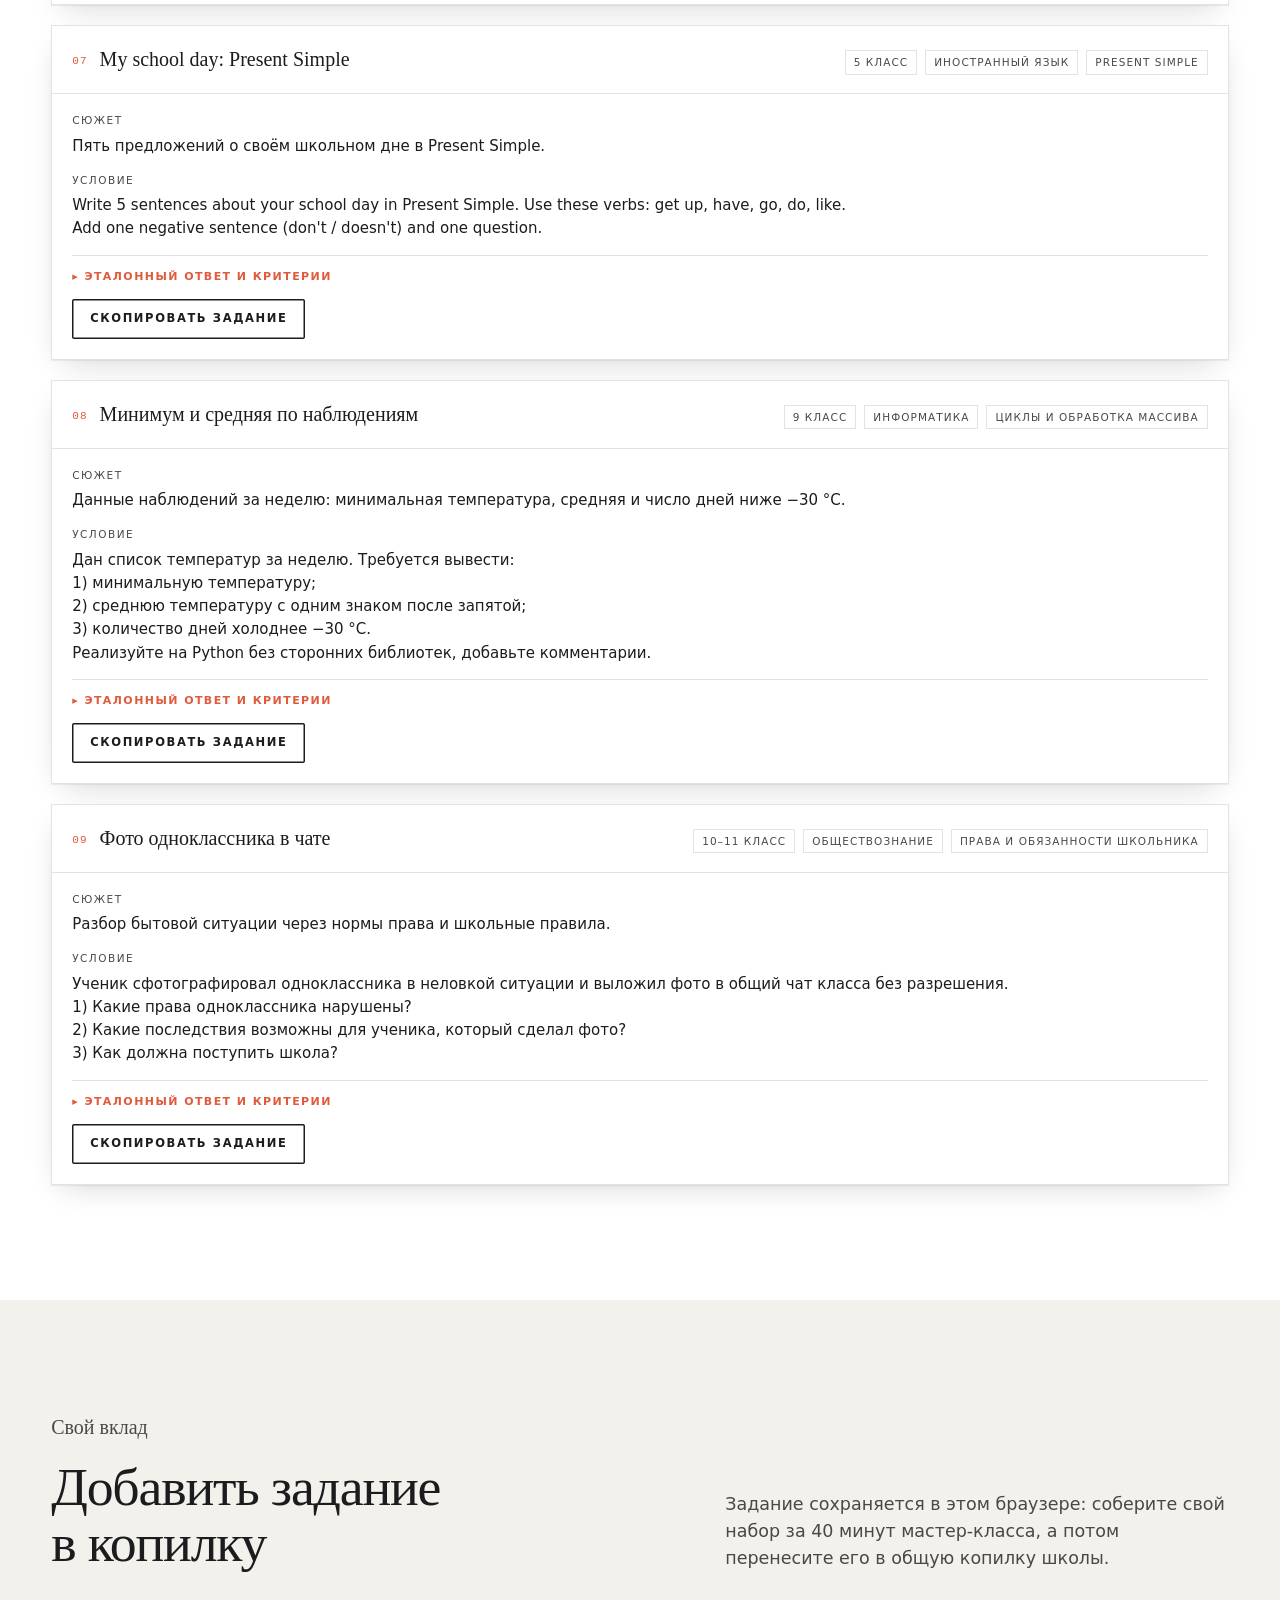
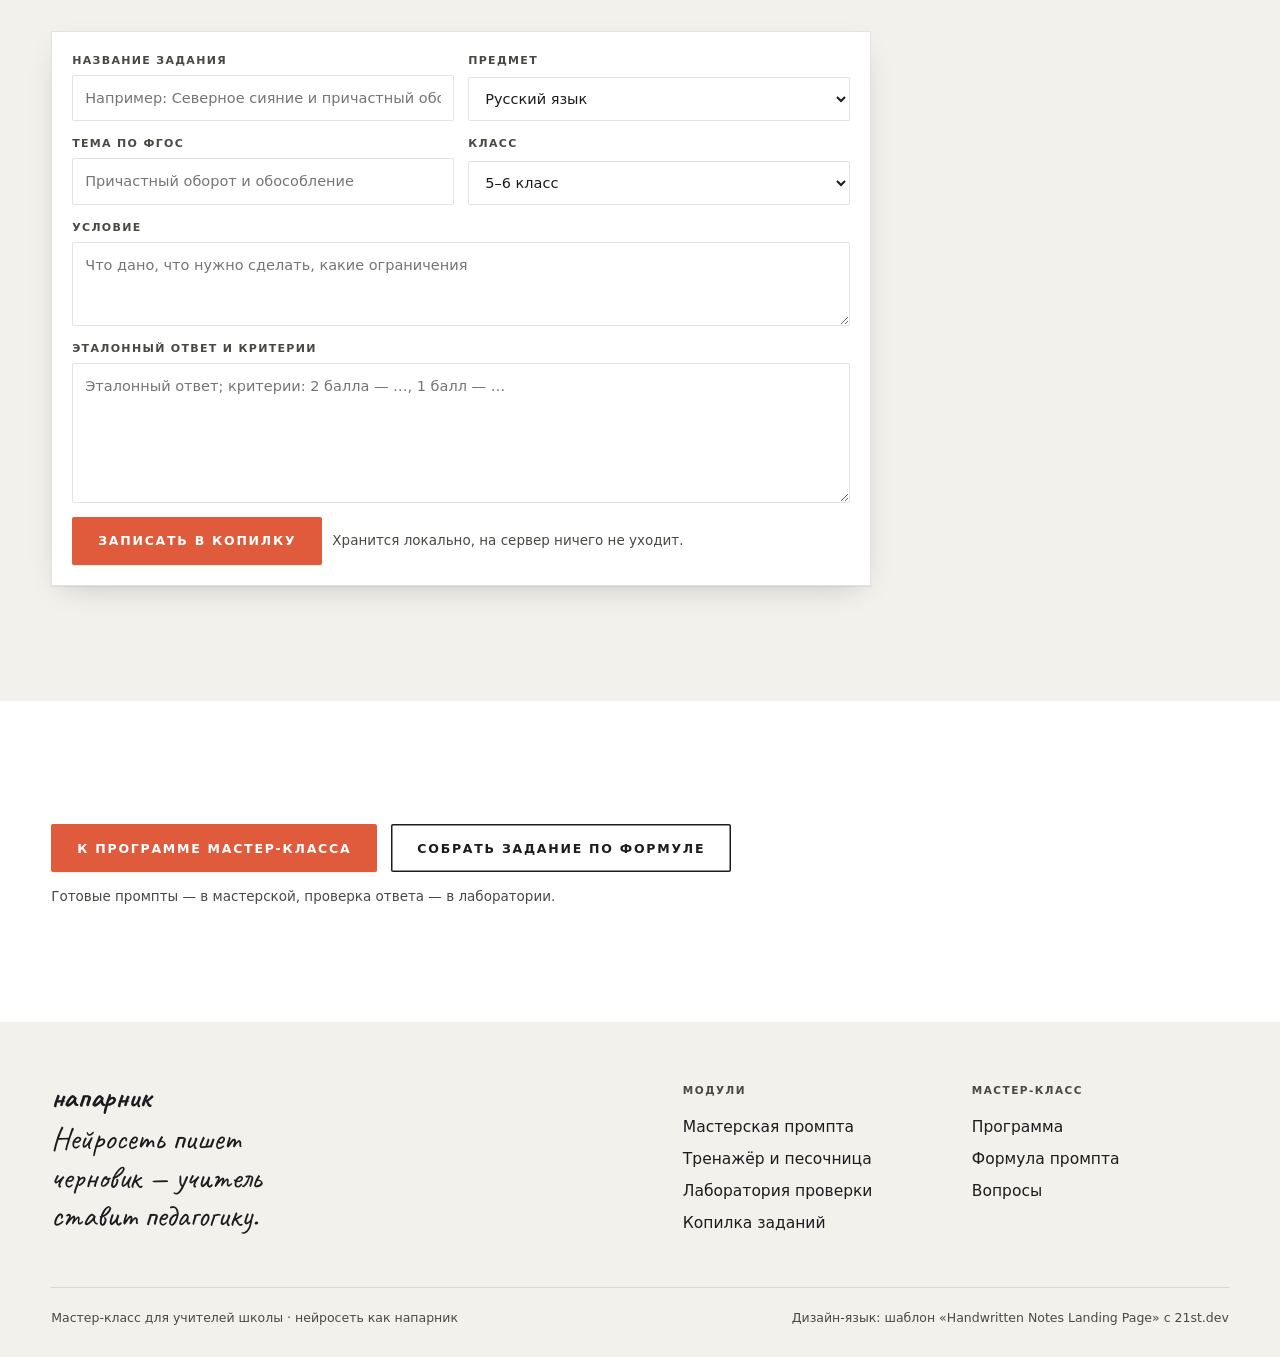
<file: bank-tasks.html>
<!doctype html>
<html lang="ru">
<head>
<meta charset="utf-8">
<meta name="viewport" content="width=device-width, initial-scale=1">
<title>Копилка заданий — нейросеть как напарник</title>
<meta name="description" content="Задания по всем основным предметам: русский, математика, история, география, биология, физика, английский, информатика, обществознание. Фильтры, эталонные ответы, критерии.">
<link rel="stylesheet" href="assets/inf.css?v=18">
<script>
  try {
    var t = localStorage.getItem('inf-theme');
    document.documentElement.setAttribute('data-theme', t ? t : (matchMedia('(prefers-color-scheme: dark)').matches ? 'dark' : 'light'));
  } catch (e) {}
</script>
</head>
<body>
<a class="skip" href="#main">К содержанию</a>

<header class="nav">
  <div class="wrap nav-in">
    <a class="brand" href="index.html"><b>напарник</b><span>мастер-класс · 40 минут</span></a>
    <nav class="nav-links" aria-label="Разделы">
      <a href="index.html#program">Программа</a>
      <a href="index.html#modules">Модули</a>
      <a href="index.html#formula">Формула</a>
      <a href="bank-tasks.html" aria-current="page">Копилка</a>
    </nav>
    <div class="nav-end">
      <button class="theme-btn" data-theme-toggle aria-pressed="false" aria-label="Тёмная тема">
        <svg class="sun" viewBox="0 0 24 24" fill="none" stroke="currentColor" stroke-width="1.8" stroke-linecap="round"><circle cx="12" cy="12" r="4.2"/><path d="M12 2.4v2.2M12 19.4v2.2M2.4 12h2.2M19.4 12h2.2M5.2 5.2l1.6 1.6M17.2 17.2l1.6 1.6M18.8 5.2l-1.6 1.6M6.8 17.2l-1.6 1.6"/></svg>
        <svg class="moon" viewBox="0 0 24 24" fill="none" stroke="currentColor" stroke-width="1.8" stroke-linecap="round"><path d="M20 14.5A8.5 8.5 0 0 1 9.5 4a8.5 8.5 0 1 0 10.5 10.5Z"/></svg>
      </button>
      <button class="burger" data-menu-toggle aria-expanded="false" aria-label="Меню">
        <svg viewBox="0 0 24 24" fill="none" stroke="currentColor" stroke-width="1.9" stroke-linecap="round"><path d="M3 6h18M3 12h18M3 18h18"/></svg>
      </button>
    </div>
  </div>
</header>

<div class="menu" data-menu>
  <a href="index.html#program">Программа <span>40 минут</span></a>
  <a href="workshop.html">Мастерская <span>гайд</span></a>
  <a href="simulator.html">Тренажёр <span>конструктор</span></a>
  <a href="debug-lab.html">Проверка <span>разбор</span></a>
  <a href="bank-tasks.html">Копилка заданий <span>по предметам</span></a>
</div>

<main id="main">

  <header class="page-head">
    <svg class="scribble ln-line-art" viewBox="0 0 300 160" aria-hidden="true">
      <path d="M60 40h74l22 22v72H60z" fill="none" stroke-width="2.2"/>
      <path d="M134 40v22h22" fill="none" stroke-width="2.2"/>
      <path d="M74 84h58M74 100h44M74 116h30" stroke-width="2" stroke-linecap="round"/>
      <path class="dash" d="M170 92c26 0 44-12 62-34"/>
      <path d="M222 58l14-4-2 14" fill="none" stroke="var(--accent)" stroke-width="2.2" stroke-linecap="round"/>
    </svg>
    <div class="wrap">
      <p class="crumb"><a href="index.html">Мастер-класс</a> · станция 4 · 30–35 мин</p>
      <h1 class="h1">Копилка заданий</h1>
      <p class="lede">Задания, которые участники собрали на мастер-классе: по каждому предмету — условие, эталонный ответ и критерии. Фильтруйте по предмету и классу, копируйте и забирайте на урок.</p>
    </div>
  </header>

  <!-- фильтры -->
  <section class="sec" aria-labelledby="bank-h">
    <div class="wrap">
      <div class="sec-head rv">
        <p class="eyebrow">Общий банк</p>
        <h2 class="h2" id="bank-h">Задания по предметам</h2>
        <p class="lede">Каждое задание привязано к теме по ФГОС и содержит эталонный ответ с критериями оценивания — то, чего обычно не хватает в готовых сборниках.</p>
      </div>

      <div class="panel rv" style="margin-bottom:24px">
        <div style="display:flex;gap:24px;flex-wrap:wrap;align-items:flex-end">
          <div class="field" style="margin:0;flex:1 1 260px">
            <label>Класс</label>
            <div class="chips">
              <button type="button" data-grade="all" aria-pressed="true">Все</button>
              <button type="button" data-grade="5-6" aria-pressed="false">5–6</button>
              <button type="button" data-grade="7-8" aria-pressed="false">7–8</button>
              <button type="button" data-grade="9" aria-pressed="false">9</button>
              <button type="button" data-grade="10-11" aria-pressed="false">10–11</button>
            </div>
          </div>
          <div class="field" style="margin:0;flex:1 1 200px">
            <label for="subject-filter">Предмет</label>
            <select id="subject-filter"><option value="all">Все предметы</option></select>
          </div>
          <div class="field" style="margin:0;flex:1 1 220px">
            <label for="topic-filter">Тема</label>
            <select id="topic-filter"><option value="all">Все темы</option></select>
          </div>
          <div class="counter" id="task-count" style="padding-bottom:10px">—</div>
        </div>
      </div>

      <div id="task-grid" style="display:grid;gap:20px"></div>
    </div>
  </section>

  <!-- добавление -->
  <section class="sec sec-paper" aria-labelledby="add-h">
    <div class="wrap">
      <div class="sec-head rv">
        <p class="eyebrow">Свой вклад</p>
        <h2 class="h2" id="add-h">Добавить задание<br>в копилку</h2>
        <p class="lede">Задание сохраняется в этом браузере: соберите свой набор за 40 минут мастер-класса, а потом перенесите его в общую копилку школы.</p>
      </div>

      <form class="panel rv" id="add-form" style="max-width:820px">
        <div class="grid-2" style="gap:14px">
          <div class="field">
            <label for="f-title">Название задания</label>
            <input type="text" id="f-title" placeholder="Например: Северное сияние и причастный оборот">
          </div>
          <div class="field">
            <label for="f-subject">Предмет</label>
            <select id="f-subject">
              <option value="Русский язык">Русский язык</option>
              <option value="Литература">Литература</option>
              <option value="Математика">Математика</option>
              <option value="История">История</option>
              <option value="Обществознание">Обществознание</option>
              <option value="Физика">Физика</option>
              <option value="Химия">Химия</option>
              <option value="Биология">Биология</option>
              <option value="География">География</option>
              <option value="Иностранный язык">Иностранный язык</option>
              <option value="Окружающий мир">Окружающий мир</option>
              <option value="Информатика">Информатика</option>
            </select>
          </div>
        </div>
        <div class="grid-2" style="gap:14px">
          <div class="field">
            <label for="f-topic">Тема по ФГОС</label>
            <input type="text" id="f-topic" placeholder="Причастный оборот и обособление">
          </div>
          <div class="field">
            <label for="f-grade">Класс</label>
            <select id="f-grade">
              <option value="5-6">5–6 класс</option>
              <option value="7-8">7–8 класс</option>
              <option value="9">9 класс</option>
              <option value="10-11">10–11 класс</option>
            </select>
          </div>
        </div>
        <div class="field">
          <label for="f-cond">Условие</label>
          <textarea id="f-cond" placeholder="Что дано, что нужно сделать, какие ограничения"></textarea>
        </div>
        <div class="field">
          <label for="f-answer">Эталонный ответ и критерии</label>
          <textarea id="f-answer" spellcheck="false" style="min-height:140px;white-space:pre-wrap" placeholder="Эталонный ответ; критерии: 2 балла — …, 1 балл — …"></textarea>
        </div>
        <div class="panel-row">
          <button class="btn" type="submit">Записать в копилку</button>
          <span class="small">Хранится локально, на сервер ничего не уходит.</span>
        </div>
        <div class="callout" id="add-note" hidden style="margin-top:16px"></div>
      </form>
    </div>
  </section>

  <section class="sec">
    <div class="wrap page-foot-cta">
      <a class="btn" href="index.html#program">К программе мастер-класса</a>
      <a class="btn btn-ghost" href="workshop.html">Собрать задание по формуле</a>
      <span class="small">Готовые промпты — в мастерской, проверка ответа — в лаборатории.</span>
    </div>
  </section>

</main>

<footer class="foot">
  <div class="wrap">
    <div class="foot-grid">
      <div>
        <a class="brand" href="index.html"><b>напарник</b></a>
        <p class="foot-script">Нейросеть пишет черновик — учитель ставит педагогику.</p>
      </div>
      <div>
        <h4>Модули</h4>
        <ul>
          <li><a href="workshop.html">Мастерская промпта</a></li>
          <li><a href="simulator.html">Тренажёр и песочница</a></li>
          <li><a href="debug-lab.html">Лаборатория проверки</a></li>
          <li><a href="bank-tasks.html">Копилка заданий</a></li>
        </ul>
      </div>
      <div>
        <h4>Мастер-класс</h4>
        <ul>
          <li><a href="index.html#program">Программа</a></li>
          <li><a href="index.html#formula">Формула промпта</a></li>
          <li><a href="index.html#faq">Вопросы</a></li>
        </ul>
      </div>
    </div>
    <div class="foot-base">
      <span>Мастер-класс для учителей школы · нейросеть как напарник</span>
      <span>Дизайн-язык: шаблон «Handwritten Notes Landing Page» с 21st.dev</span>
    </div>
  </div>
</footer>

<script type="module">
  import { initPage } from "./assets/hand.js?v=18";
  import "./assets/tasks.js?v=18";
  initPage();
</script>
</body>
</html>
</file>
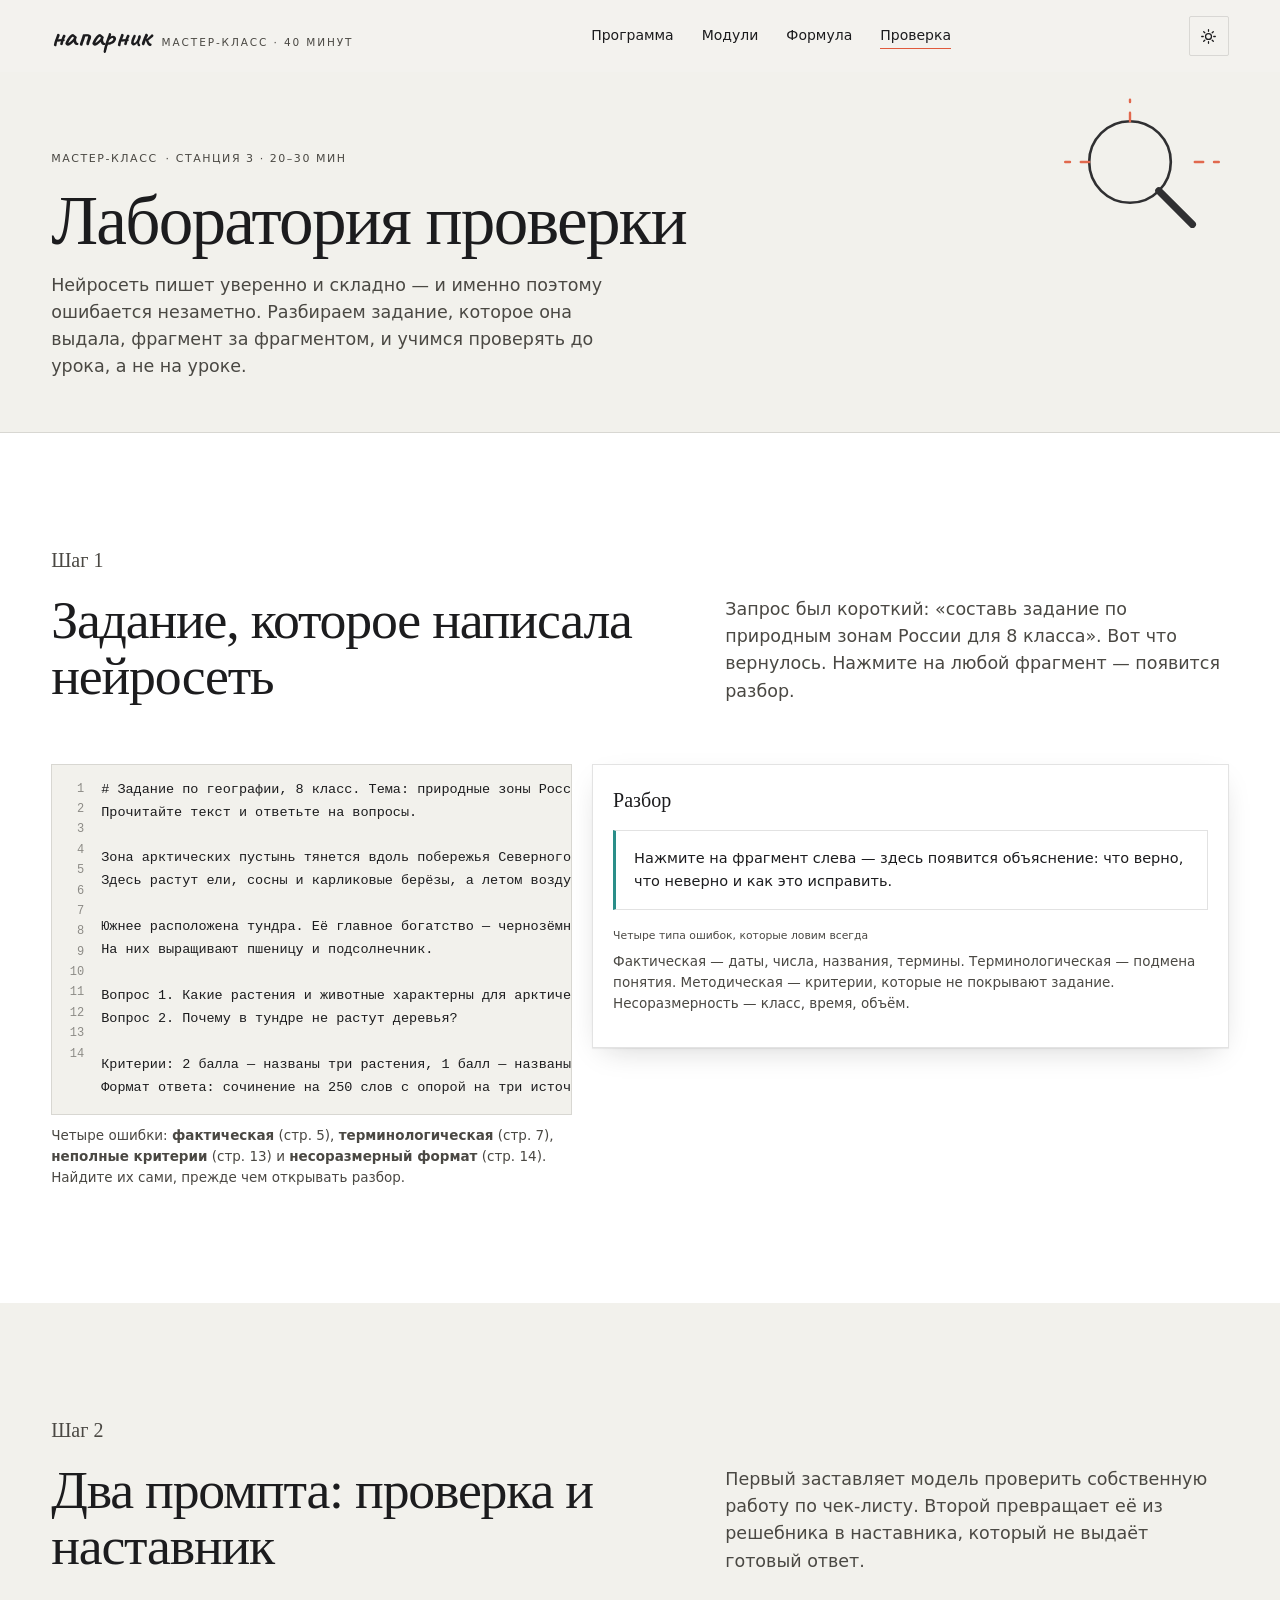
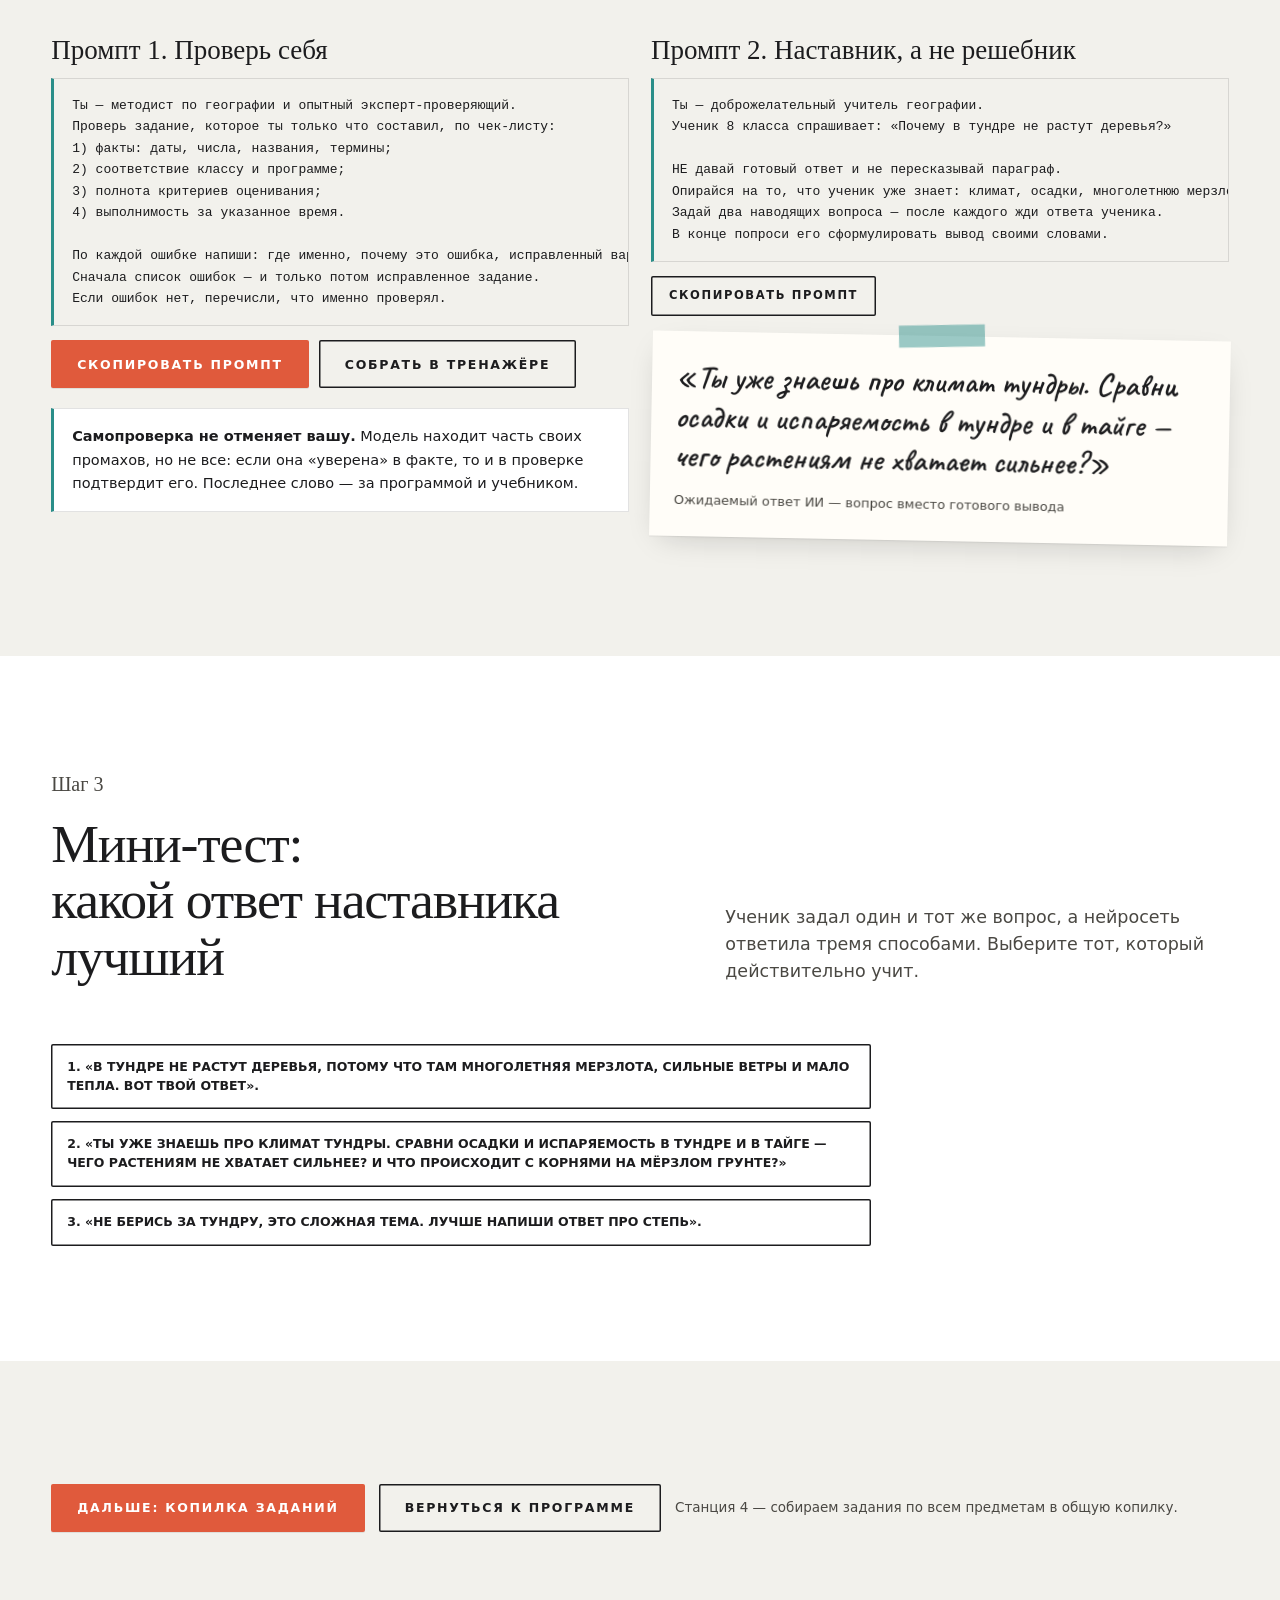
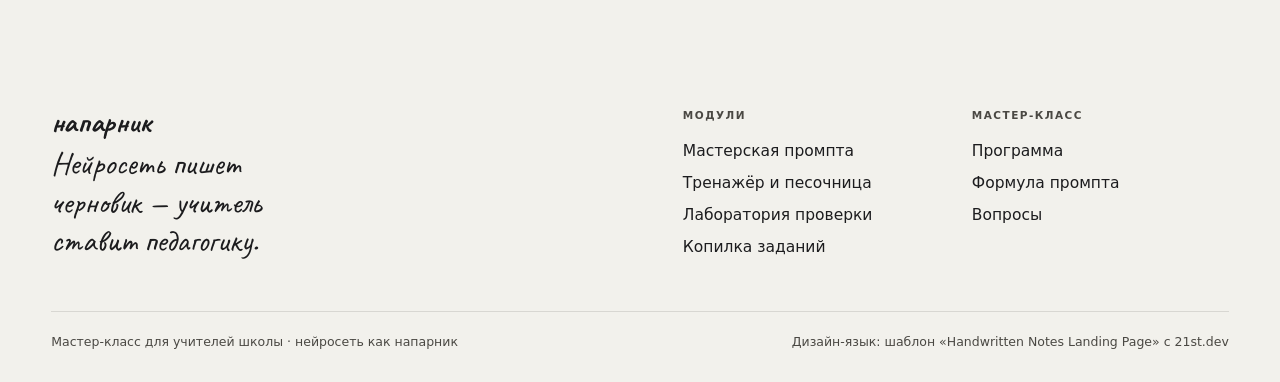
<file: debug-lab.html>
<!doctype html>
<html lang="ru">
<head>
<meta charset="utf-8">
<meta name="viewport" content="width=device-width, initial-scale=1">
<title>Лаборатория проверки — где ошибается нейросеть</title>
<meta name="description" content="Разбор задания, которое написала нейросеть, по фрагментам: фактическая, терминологическая, методическая ошибка и несоразмерность. Промпты проверки и наставника.">
<link rel="stylesheet" href="assets/inf.css?v=18">
<script>
  try {
    var t = localStorage.getItem('inf-theme');
    document.documentElement.setAttribute('data-theme', t ? t : (matchMedia('(prefers-color-scheme: dark)').matches ? 'dark' : 'light'));
  } catch (e) {}
</script>
</head>
<body>
<a class="skip" href="#main">К содержанию</a>

<header class="nav">
  <div class="wrap nav-in">
    <a class="brand" href="index.html"><b>напарник</b><span>мастер-класс · 40 минут</span></a>
    <nav class="nav-links" aria-label="Разделы">
      <a href="index.html#program">Программа</a>
      <a href="index.html#modules">Модули</a>
      <a href="index.html#formula">Формула</a>
      <a href="debug-lab.html" aria-current="page">Проверка</a>
    </nav>
    <div class="nav-end">
      <button class="theme-btn" data-theme-toggle aria-pressed="false" aria-label="Тёмная тема">
        <svg class="sun" viewBox="0 0 24 24" fill="none" stroke="currentColor" stroke-width="1.8" stroke-linecap="round"><circle cx="12" cy="12" r="4.2"/><path d="M12 2.4v2.2M12 19.4v2.2M2.4 12h2.2M19.4 12h2.2M5.2 5.2l1.6 1.6M17.2 17.2l1.6 1.6M18.8 5.2l-1.6 1.6M6.8 17.2l-1.6 1.6"/></svg>
        <svg class="moon" viewBox="0 0 24 24" fill="none" stroke="currentColor" stroke-width="1.8" stroke-linecap="round"><path d="M20 14.5A8.5 8.5 0 0 1 9.5 4a8.5 8.5 0 1 0 10.5 10.5Z"/></svg>
      </button>
      <button class="burger" data-menu-toggle aria-expanded="false" aria-label="Меню">
        <svg viewBox="0 0 24 24" fill="none" stroke="currentColor" stroke-width="1.9" stroke-linecap="round"><path d="M3 6h18M3 12h18M3 18h18"/></svg>
      </button>
    </div>
  </div>
</header>

<div class="menu" data-menu>
  <a href="index.html#program">Программа <span>40 минут</span></a>
  <a href="workshop.html">Мастерская <span>гайд</span></a>
  <a href="simulator.html">Тренажёр <span>конструктор</span></a>
  <a href="debug-lab.html">Проверка <span>разбор</span></a>
  <a href="bank-tasks.html">Копилка заданий <span>по предметам</span></a>
</div>

<main id="main">

  <header class="page-head">
    <svg class="scribble ln-line-art" viewBox="0 0 300 160" aria-hidden="true">
      <circle cx="150" cy="70" r="34" fill="none" stroke-width="2.2"/>
      <path d="M174 94l28 28" stroke-width="6" stroke-linecap="round"/>
      <path class="dash" d="M150 36v-18M116 70H96M204 70h20"/>
    </svg>
    <div class="wrap">
      <p class="crumb"><a href="index.html">Мастер-класс</a> · станция 3 · 20–30 мин</p>
      <h1 class="h1">Лаборатория проверки</h1>
      <p class="lede">Нейросеть пишет уверенно и складно — и именно поэтому ошибается незаметно. Разбираем задание, которое она выдала, фрагмент за фрагментом, и учимся проверять до урока, а не на уроке.</p>
    </div>
  </header>

  <!-- разбор задания -->
  <section class="sec" aria-labelledby="code-h">
    <div class="wrap">
      <div class="sec-head rv">
        <p class="eyebrow">Шаг 1</p>
        <h2 class="h2" id="code-h">Задание, которое написала нейросеть</h2>
        <p class="lede">Запрос был короткий: «составь задание по природным зонам России для 8 класса». Вот что вернулось. Нажмите на любой фрагмент — появится разбор.</p>
      </div>

      <div class="tool rv">
        <div>
          <div class="code-lines">
            <div class="no" id="code-numbers" aria-hidden="true"></div>
            <div class="lines" id="code-lines"></div>
          </div>
          <p class="small" style="margin-top:10px">Четыре ошибки: <b>фактическая</b> (стр. 5), <b>терминологическая</b> (стр. 7), <b>неполные критерии</b> (стр. 13) и <b>несоразмерный формат</b> (стр. 14). Найдите их сами, прежде чем открывать разбор.</p>
        </div>

        <div class="panel">
          <h3>Разбор</h3>
          <div class="callout" id="analysis" data-tone="ok">
            Нажмите на фрагмент слева — здесь появится объяснение: что верно, что неверно и как это исправить.
          </div>
          <div class="field" style="margin-top:18px">
            <p class="lbl small" style="margin:0">Четыре типа ошибок, которые ловим всегда</p>
            <p class="small" style="margin:0">Фактическая — даты, числа, названия, термины. Терминологическая — подмена понятия. Методическая — критерии, которые не покрывают задание. Несоразмерность — класс, время, объём.</p>
          </div>
        </div>
      </div>
    </div>
  </section>

  <!-- промпты -->
  <section class="sec sec-paper" aria-labelledby="prompt-h">
    <div class="wrap">
      <div class="sec-head rv">
        <p class="eyebrow">Шаг 2</p>
        <h2 class="h2" id="prompt-h">Два промпта: проверка и наставник</h2>
        <p class="lede">Первый заставляет модель проверить собственную работу по чек-листу. Второй превращает её из решебника в наставника, который не выдаёт готовый ответ.</p>
      </div>

      <div class="grid-2">
        <div class="rv">
          <h3 class="h3" style="margin-bottom:12px">Промпт 1. Проверь себя</h3>
          <pre id="check-prompt">Ты — методист по географии и опытный эксперт-проверяющий.
Проверь задание, которое ты только что составил, по чек-листу:
1) факты: даты, числа, названия, термины;
2) соответствие классу и программе;
3) полнота критериев оценивания;
4) выполнимость за указанное время.

По каждой ошибке напиши: где именно, почему это ошибка, исправленный вариант.
Сначала список ошибок — и только потом исправленное задание.
Если ошибок нет, перечисли, что именно проверял.</pre>
          <div class="panel-row" style="margin-top:14px">
            <button class="btn" data-copy="#check-prompt">Скопировать промпт</button>
            <a class="btn btn-ghost" href="simulator.html">Собрать в тренажёре</a>
          </div>

          <div class="callout" style="margin-top:20px">
            <b>Самопроверка не отменяет вашу.</b> Модель находит часть своих промахов, но не все: если она «уверена» в факте, то и в проверке подтвердит его. Последнее слово — за программой и учебником.
          </div>
        </div>

        <div class="rv">
          <h3 class="h3" style="margin-bottom:12px">Промпт 2. Наставник, а не решебник</h3>
          <pre id="tutor-prompt">Ты — доброжелательный учитель географии.
Ученик 8 класса спрашивает: «Почему в тундре не растут деревья?»

НЕ давай готовый ответ и не пересказывай параграф.
Опирайся на то, что ученик уже знает: климат, осадки, многолетнюю мерзлоту.
Задай два наводящих вопроса — после каждого жди ответа ученика.
В конце попроси его сформулировать вывод своими словами.</pre>
          <div class="panel-row" style="margin-top:14px">
            <button class="btn btn-ghost btn-sm" data-copy="#tutor-prompt">Скопировать промпт</button>
          </div>

          <figure class="note-card" style="margin-top:20px">
            <p class="script">«Ты уже знаешь про климат тундры. Сравни осадки и испаряемость в тундре и в тайге — чего растениям не хватает сильнее?»</p>
            <figcaption>Ожидаемый ответ ИИ — вопрос вместо готового вывода</figcaption>
          </figure>
        </div>
      </div>
    </div>
  </section>

  <!-- мини-тест -->
  <section class="sec" aria-labelledby="quiz-h">
    <div class="wrap">
      <div class="sec-head rv">
        <p class="eyebrow">Шаг 3</p>
        <h2 class="h2" id="quiz-h">Мини-тест:<br>какой ответ наставника лучший</h2>
        <p class="lede">Ученик задал один и тот же вопрос, а нейросеть ответила тремя способами. Выберите тот, который действительно учит.</p>
      </div>

      <div class="rv" style="max-width:820px;display:grid;gap:12px">
        <div id="quiz" style="display:grid;gap:12px"></div>
        <div class="callout" id="quiz-result" hidden></div>
      </div>
    </div>
  </section>

  <section class="sec sec-paper">
    <div class="wrap page-foot-cta">
      <a class="btn" href="bank-tasks.html">Дальше: копилка заданий</a>
      <a class="btn btn-ghost" href="index.html#program">Вернуться к программе</a>
      <span class="small">Станция 4 — собираем задания по всем предметам в общую копилку.</span>
    </div>
  </section>

</main>

<footer class="foot">
  <div class="wrap">
    <div class="foot-grid">
      <div>
        <a class="brand" href="index.html"><b>напарник</b></a>
        <p class="foot-script">Нейросеть пишет черновик — учитель ставит педагогику.</p>
      </div>
      <div>
        <h4>Модули</h4>
        <ul>
          <li><a href="workshop.html">Мастерская промпта</a></li>
          <li><a href="simulator.html">Тренажёр и песочница</a></li>
          <li><a href="debug-lab.html">Лаборатория проверки</a></li>
          <li><a href="bank-tasks.html">Копилка заданий</a></li>
        </ul>
      </div>
      <div>
        <h4>Мастер-класс</h4>
        <ul>
          <li><a href="index.html#program">Программа</a></li>
          <li><a href="index.html#formula">Формула промпта</a></li>
          <li><a href="index.html#faq">Вопросы</a></li>
        </ul>
      </div>
    </div>
    <div class="foot-base">
      <span>Мастер-класс для учителей школы · нейросеть как напарник</span>
      <span>Дизайн-язык: шаблон «Handwritten Notes Landing Page» с 21st.dev</span>
    </div>
  </div>
</footer>

<script type="module">
  import { initPage } from "./assets/hand.js?v=18";
  import "./assets/debug.js?v=18";
  initPage();
</script>
</body>
</html>
</file>
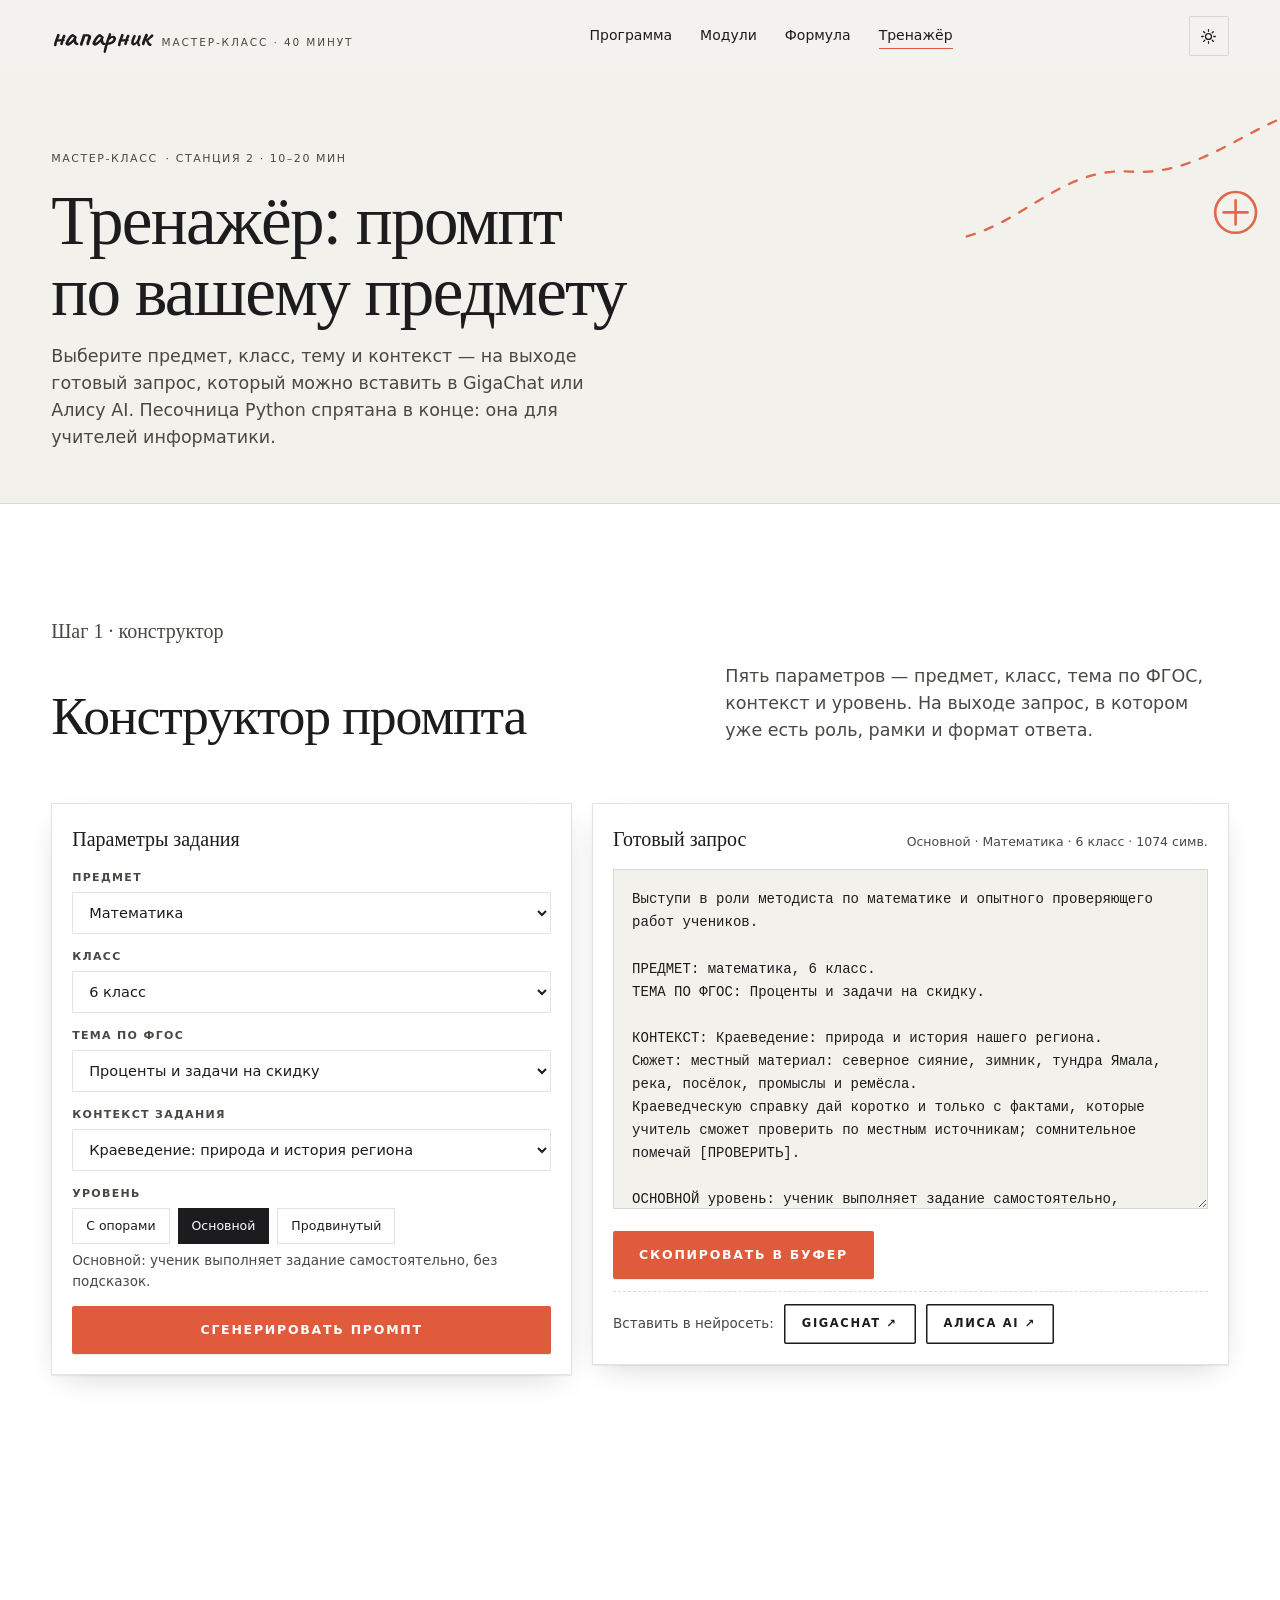
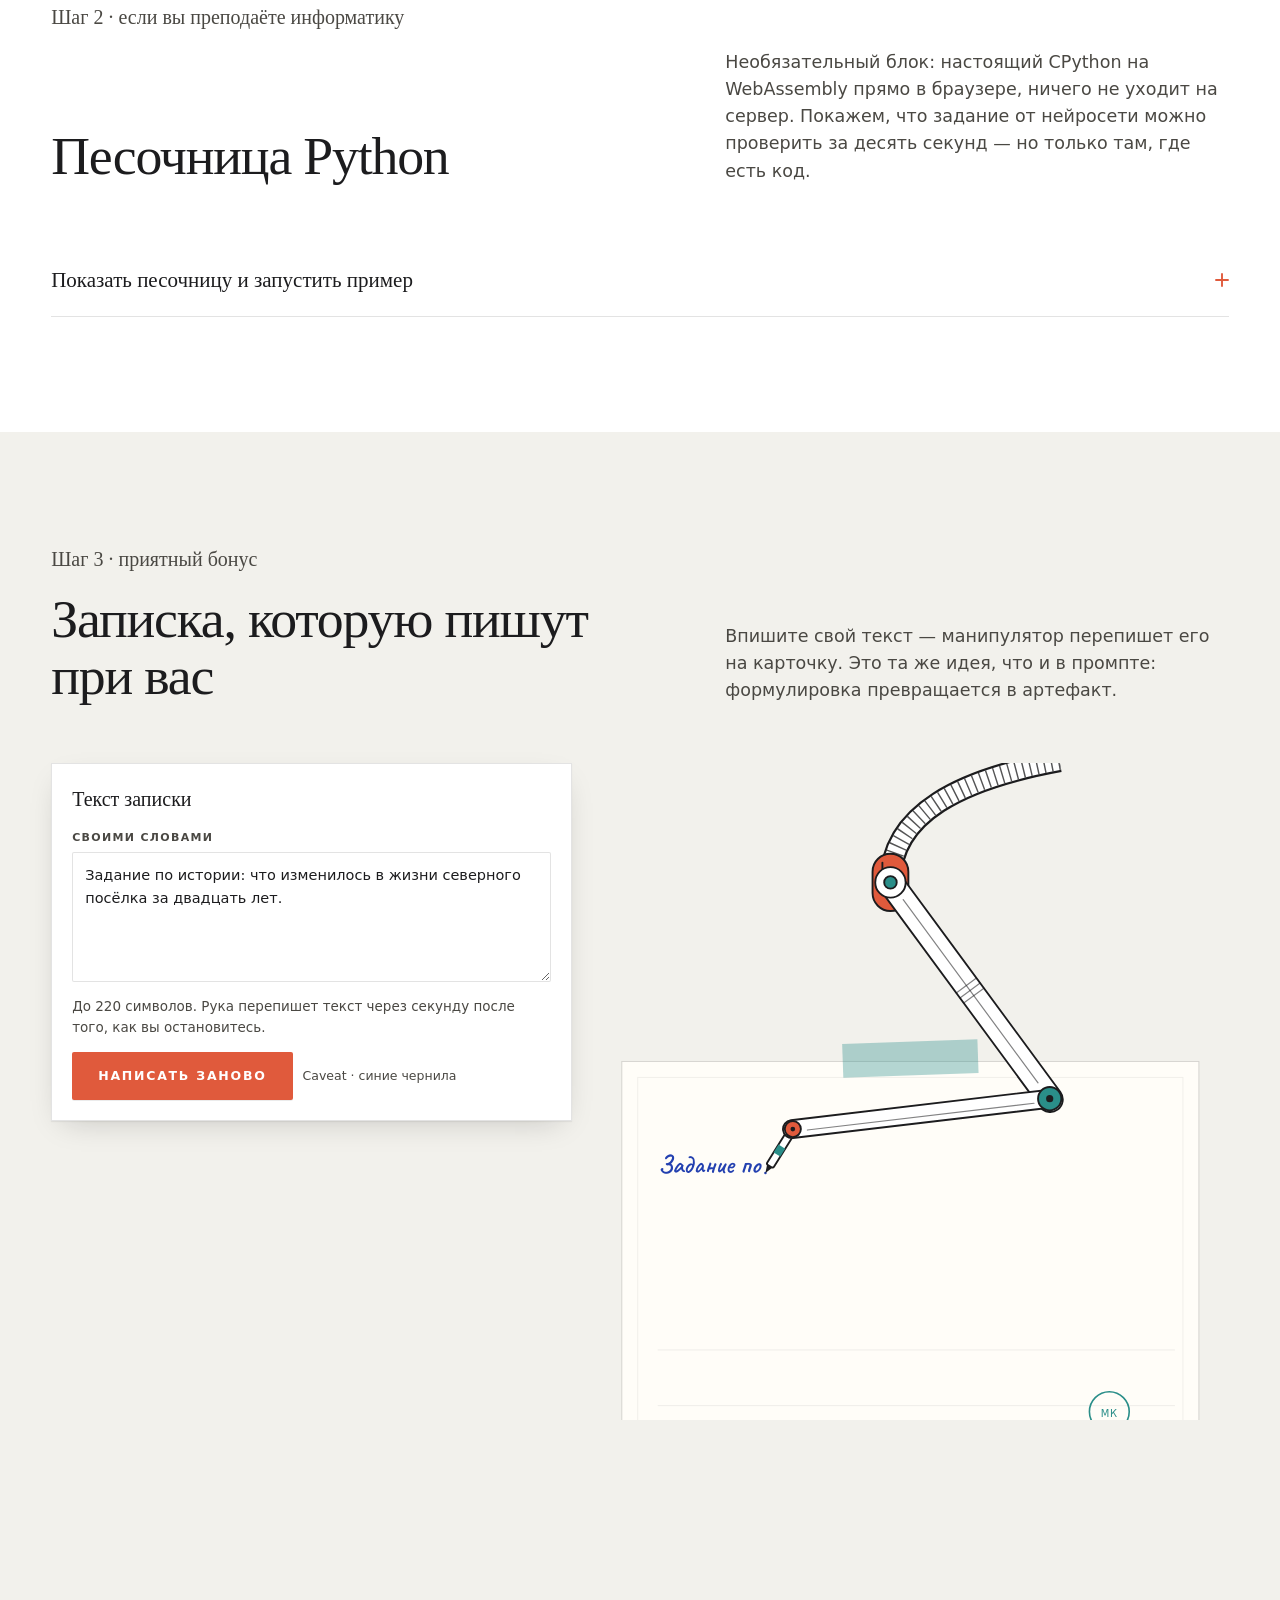
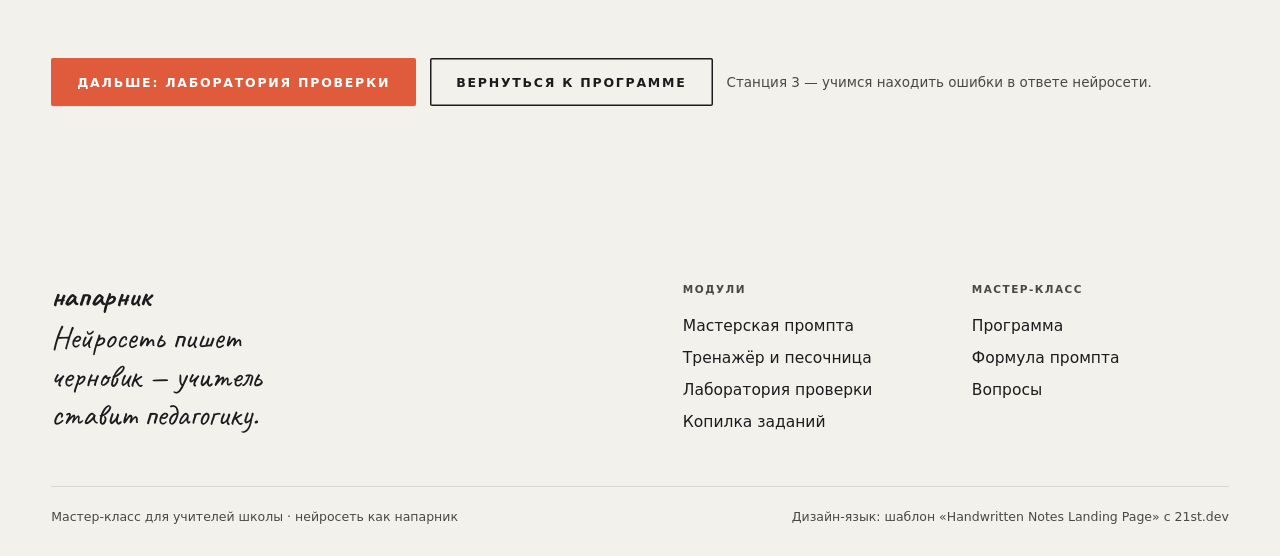
<file: simulator.html>
<!doctype html>
<html lang="ru">
<head>
<meta charset="utf-8">
<meta name="viewport" content="width=device-width, initial-scale=1">
<title>Тренажёр: промпт по вашему предмету — нейросеть как напарник</title>
<meta name="description" content="Конструктор промпта по любому предмету и классу, живая записка от руки и песочница Python для учителей информатики.">
<link rel="stylesheet" href="assets/inf.css?v=18">
<script>
  try {
    var t = localStorage.getItem('inf-theme');
    document.documentElement.setAttribute('data-theme', t ? t : (matchMedia('(prefers-color-scheme: dark)').matches ? 'dark' : 'light'));
  } catch (e) {}
</script>
</head>
<body>
<a class="skip" href="#main">К содержанию</a>

<header class="nav">
  <div class="wrap nav-in">
    <a class="brand" href="index.html"><b>напарник</b><span>мастер-класс · 40 минут</span></a>
    <nav class="nav-links" aria-label="Разделы">
      <a href="index.html#program">Программа</a>
      <a href="index.html#modules">Модули</a>
      <a href="workshop.html">Формула</a>
      <a href="simulator.html" aria-current="page">Тренажёр</a>
    </nav>
    <div class="nav-end">
      <button class="theme-btn" data-theme-toggle aria-pressed="false" aria-label="Тёмная тема">
        <svg class="sun" viewBox="0 0 24 24" fill="none" stroke="currentColor" stroke-width="1.8" stroke-linecap="round"><circle cx="12" cy="12" r="4.2"/><path d="M12 2.4v2.2M12 19.4v2.2M2.4 12h2.2M19.4 12h2.2M5.2 5.2l1.6 1.6M17.2 17.2l1.6 1.6M18.8 5.2l-1.6 1.6M6.8 17.2l-1.6 1.6"/></svg>
        <svg class="moon" viewBox="0 0 24 24" fill="none" stroke="currentColor" stroke-width="1.8" stroke-linecap="round"><path d="M20 14.5A8.5 8.5 0 0 1 9.5 4a8.5 8.5 0 1 0 10.5 10.5Z"/></svg>
      </button>
      <button class="burger" data-menu-toggle aria-expanded="false" aria-label="Меню">
        <svg viewBox="0 0 24 24" fill="none" stroke="currentColor" stroke-width="1.9" stroke-linecap="round"><path d="M3 6h18M3 12h18M3 18h18"/></svg>
      </button>
    </div>
  </div>
</header>

<div class="menu" data-menu>
  <a href="index.html#program">Программа <span>40 минут</span></a>
  <a href="workshop.html">Мастерская <span>гайд</span></a>
  <a href="simulator.html">Тренажёр <span>конструктор</span></a>
  <a href="debug-lab.html">Проверка <span>разбор</span></a>
  <a href="bank-tasks.html">Копилка заданий <span>по предметам</span></a>
</div>

<main id="main">

  <header class="page-head">
    <svg class="scribble ln-line-art" viewBox="0 0 300 160" aria-hidden="true">
      <path class="dash" d="M14 132C64 118 96 74 150 78S244 44 286 30"/>
      <circle cx="238" cy="112" r="17" fill="none" stroke="var(--accent)" stroke-width="2.2"/>
      <path d="M228 112h20M238 102v20" stroke="var(--accent)" stroke-width="2.2" stroke-linecap="round"/>
    </svg>
    <div class="wrap">
      <p class="crumb"><a href="index.html">Мастер-класс</a> · станция 2 · 10–20 мин</p>
      <h1 class="h1">Тренажёр: промпт по вашему предмету</h1>
      <p class="lede">Выберите предмет, класс, тему и контекст — на выходе готовый запрос, который можно вставить в GigaChat или Алису AI. Песочница Python спрятана в конце: она для учителей информатики.</p>
    </div>
  </header>

  <!-- конструктор -->
  <section class="sec" id="builder" aria-labelledby="b-h">
    <div class="wrap">
      <div class="sec-head rv">
        <p class="eyebrow">Шаг 1 · конструктор</p>
        <h2 class="h2" id="b-h">Конструктор промпта</h2>
        <p class="lede">Пять параметров — предмет, класс, тема по ФГОС, контекст и уровень. На выходе запрос, в котором уже есть роль, рамки и формат ответа.</p>
      </div>

      <div class="tool rv">
        <div class="panel">
          <h3>Параметры задания</h3>
          <div class="field">
            <label for="subject">Предмет</label>
            <select id="subject">
              <option value="rus">Русский язык</option>
              <option value="lit">Литература</option>
              <option value="math" selected>Математика</option>
              <option value="hist">История</option>
              <option value="soc">Обществознание</option>
              <option value="phys">Физика</option>
              <option value="chem">Химия</option>
              <option value="bio">Биология</option>
              <option value="geo">География</option>
              <option value="eng">Иностранный язык</option>
              <option value="prim">Окружающий мир</option>
              <option value="inf">Информатика</option>
            </select>
          </div>
          <div class="field">
            <label for="grade">Класс</label>
            <select id="grade">
              <option value="1">1 класс</option>
              <option value="2">2 класс</option>
              <option value="3">3 класс</option>
              <option value="4">4 класс</option>
              <option value="5">5 класс</option>
              <option value="6" selected>6 класс</option>
              <option value="7">7 класс</option>
              <option value="8">8 класс</option>
              <option value="9">9 класс</option>
              <option value="10">10 класс</option>
              <option value="11">11 класс</option>
            </select>
          </div>
          <div class="field">
            <label for="topic">Тема по ФГОС</label>
            <select id="topic">
              <option value="Проценты и задачи на скидку">Проценты и задачи на скидку</option>
            </select>
          </div>
          <div class="field">
            <label for="context">Контекст задания</label>
            <select id="context">
              <option value="kraj" selected>Краеведение: природа и история региона</option>
              <option value="rus">История и наука России</option>
              <option value="lit">Литература и народная культура</option>
              <option value="school">Школьная жизнь</option>
              <option value="nature">Природа и экология</option>
              <option value="life">Бытовые ситуации и расчёты</option>
            </select>
          </div>
          <div class="field">
            <label>Уровень</label>
            <div class="chips" id="levels">
              <button type="button" data-level="opora" aria-pressed="false">С опорами</button>
              <button type="button" data-level="base" aria-pressed="true">Основной</button>
              <button type="button" data-level="pro" aria-pressed="false">Продвинутый</button>
            </div>
            <p class="small" id="level-hint">Основной: ученик выполняет задание самостоятельно, без подсказок.</p>
          </div>
          <button class="btn" id="gen" type="button">Сгенерировать промпт</button>
        </div>

        <div class="panel">
          <div style="display:flex;justify-content:space-between;align-items:baseline;gap:12px;flex-wrap:wrap">
            <h3 style="margin:0">Готовый запрос</h3>
            <span class="counter" id="prompt-meta">—</span>
          </div>
          <textarea class="out mono" id="prompt-out" spellcheck="false" style="margin-top:14px;min-height:340px;white-space:pre-wrap;width:100%;border:1px solid var(--rule)"></textarea>
          <div class="panel-row" style="margin-top:14px">
            <button class="btn" data-copy="#prompt-out">Скопировать в буфер</button>
          </div>
          <div class="chat-row">
            <span class="small">Вставить в нейросеть:</span>
            <a class="btn btn-ghost btn-sm" href="https://giga.chat/" target="_blank" rel="noopener">GigaChat ↗</a>
            <a class="btn btn-ghost btn-sm" href="https://alice.yandex.ru/" target="_blank" rel="noopener">Алиса AI ↗</a>
          </div>
        </div>
      </div>
    </div>
  </section>

  <!-- песочница: для информатики -->
  <section class="sec" id="sandbox" aria-labelledby="s-h">
    <div class="wrap">
      <div class="sec-head rv">
        <p class="eyebrow">Шаг 2 · если вы преподаёте информатику</p>
        <h2 class="h2" id="s-h">Песочница Python</h2>
        <p class="lede">Необязательный блок: настоящий CPython на WebAssembly прямо в браузере, ничего не уходит на сервер. Покажем, что задание от нейросети можно проверить за десять секунд — но только там, где есть код.</p>
      </div>

      <div class="faq rv" style="border-top:0">
        <details>
          <summary>Показать песочницу и запустить пример<svg viewBox="0 0 14 14" fill="none" stroke="currentColor" stroke-width="1.9" stroke-linecap="round"><path d="M7 1v12M1 7h12"/></svg></summary>
          <div class="answer" style="max-width:none;padding-bottom:6px">
            <div class="tool" style="margin-top:8px">
              <div class="panel">
                <h3>Код задачи</h3>
                <div class="code-wrap">
                  <div class="code-hl-clip" aria-hidden="true">
                    <pre class="code-hl" id="code-hl"></pre>
                  </div>
                  <textarea class="editor" id="code" spellcheck="false" wrap="off"># Задание: расчёт по данным наблюдений
# Температура на метеостанции за неделю
temperatures = [-28, -32, -35, -20, -15, -40, -38]

# Самый холодный день
min_temp = temperatures[0]
for t in temperatures:
    if t &lt; min_temp:
        min_temp = t

print(f"Минимальная температура за неделю: {min_temp}°C")

# Допишите: средняя температура и число дней ниже -30</textarea>
                </div>
                <div class="panel-row" style="margin-top:14px">
                  <button class="btn" id="run" type="button">Запустить код</button>
                  <button class="btn btn-ghost btn-sm" id="clear" type="button">Очистить консоль</button>
                  <span class="counter" id="console-state">консоль · ожидание</span>
                </div>
              </div>
              <div class="panel">
                <h3>Вывод</h3>
                <div class="console" id="console"><span class="dim">[SYSTEM] Нажмите «Запустить код». Первый запуск загружает Pyodide (≈10 МБ) с CDN.</span></div>
              </div>
            </div>
          </div>
        </details>
      </div>
    </div>
  </section>

  <!-- живая записка -->
  <section class="sec sec-paper" id="note" aria-labelledby="n-h">
    <div class="wrap">
      <div class="sec-head rv">
        <p class="eyebrow">Шаг 3 · приятный бонус</p>
        <h2 class="h2" id="n-h">Записка, которую пишут при вас</h2>
        <p class="lede">Впишите свой текст — манипулятор перепишет его на карточку. Это та же идея, что и в промпте: формулировка превращается в артефакт.</p>
      </div>

      <div class="tool rv">
        <div class="panel">
          <h3>Текст записки</h3>
          <div class="field">
            <label for="note-text">Своими словами</label>
            <textarea id="note-text" maxlength="220" style="min-height:130px">Задание по истории: что изменилось в жизни северного посёлка за двадцать лет.</textarea>
          </div>
          <p class="small">До 220 символов. Рука перепишет текст через секунду после того, как вы остановитесь.</p>
          <div class="panel-row" style="margin-top:14px">
            <button class="btn" id="note-again" type="button">Написать заново</button>
            <span class="counter">Caveat · синие чернила</span>
          </div>
        </div>
        <div>
          <svg id="note-stage" role="img" aria-label="Манипулятор переписывает текст на карточку"></svg>
        </div>
      </div>
    </div>
  </section>

  <section class="sec sec-paper">
    <div class="wrap page-foot-cta">
      <a class="btn" href="debug-lab.html">Дальше: лаборатория проверки</a>
      <a class="btn btn-ghost" href="index.html#program">Вернуться к программе</a>
      <span class="small">Станция 3 — учимся находить ошибки в ответе нейросети.</span>
    </div>
  </section>

</main>

<footer class="foot">
  <div class="wrap">
    <div class="foot-grid">
      <div>
        <a class="brand" href="index.html"><b>напарник</b></a>
        <p class="foot-script">Нейросеть пишет черновик — учитель ставит педагогику.</p>
      </div>
      <div>
        <h4>Модули</h4>
        <ul>
          <li><a href="workshop.html">Мастерская промпта</a></li>
          <li><a href="simulator.html">Тренажёр и песочница</a></li>
          <li><a href="debug-lab.html">Лаборатория проверки</a></li>
          <li><a href="bank-tasks.html">Копилка заданий</a></li>
        </ul>
      </div>
      <div>
        <h4>Мастер-класс</h4>
        <ul>
          <li><a href="index.html#program">Программа</a></li>
          <li><a href="index.html#formula">Формула промпта</a></li>
          <li><a href="index.html#faq">Вопросы</a></li>
        </ul>
      </div>
    </div>
    <div class="foot-base">
      <span>Мастер-класс для учителей школы · нейросеть как напарник</span>
      <span>Дизайн-язык: шаблон «Handwritten Notes Landing Page» с 21st.dev</span>
    </div>
  </div>
</footer>

<script type="module">
  import { initPage } from "./assets/hand.js?v=18";
  import "./assets/tool.js?v=18";
  import { initHighlight } from "./assets/hl.js?v=18";
  initPage();
  initHighlight("code", "code-hl");

  // песочница живёт в свёрнутом блоке: подсветку пересобираем при открытии
  const box = document.getElementById("sandbox");
  if (box) {
    box.addEventListener("toggle", (e) => {
      if (!e.target.open) return;
      const ta = document.getElementById("code");
      if (!ta) return;
      ta.dispatchEvent(new Event("input"));
    }, true);
  }
</script>
</body>
</html>
</file>
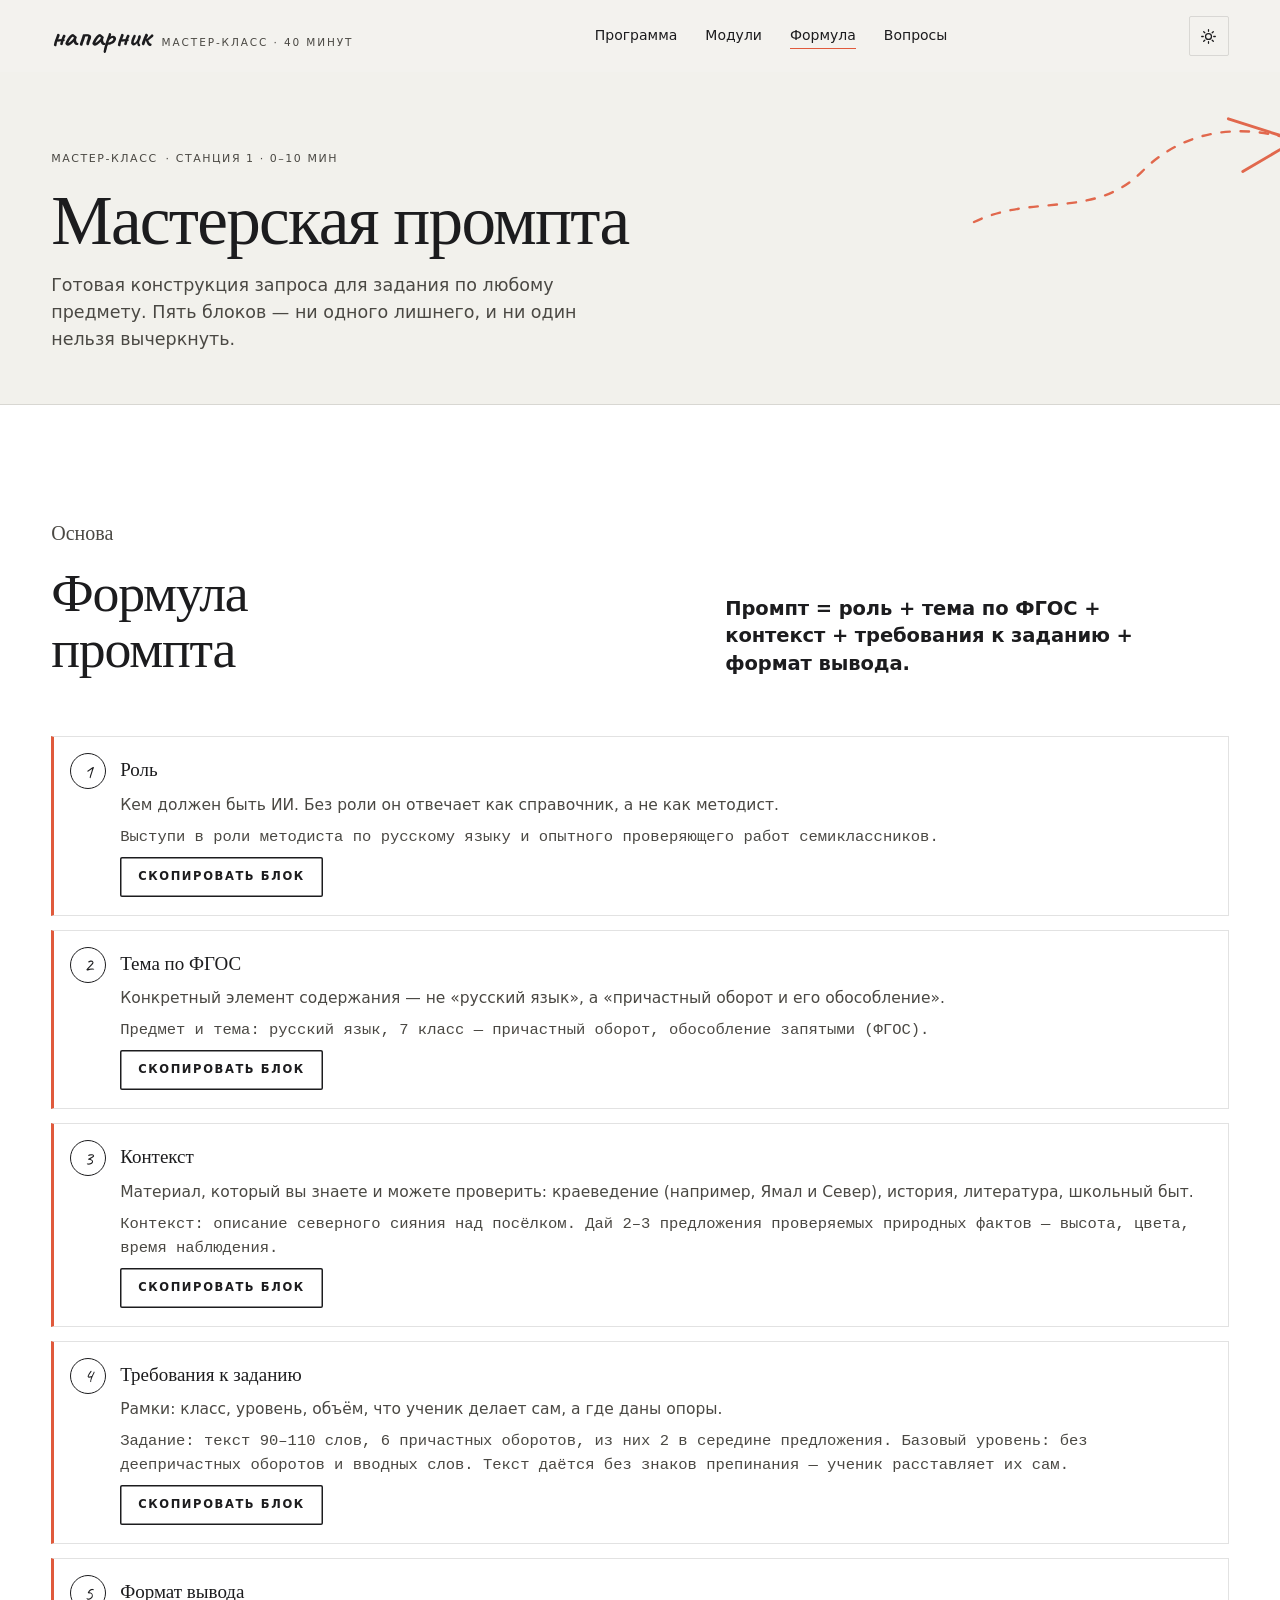
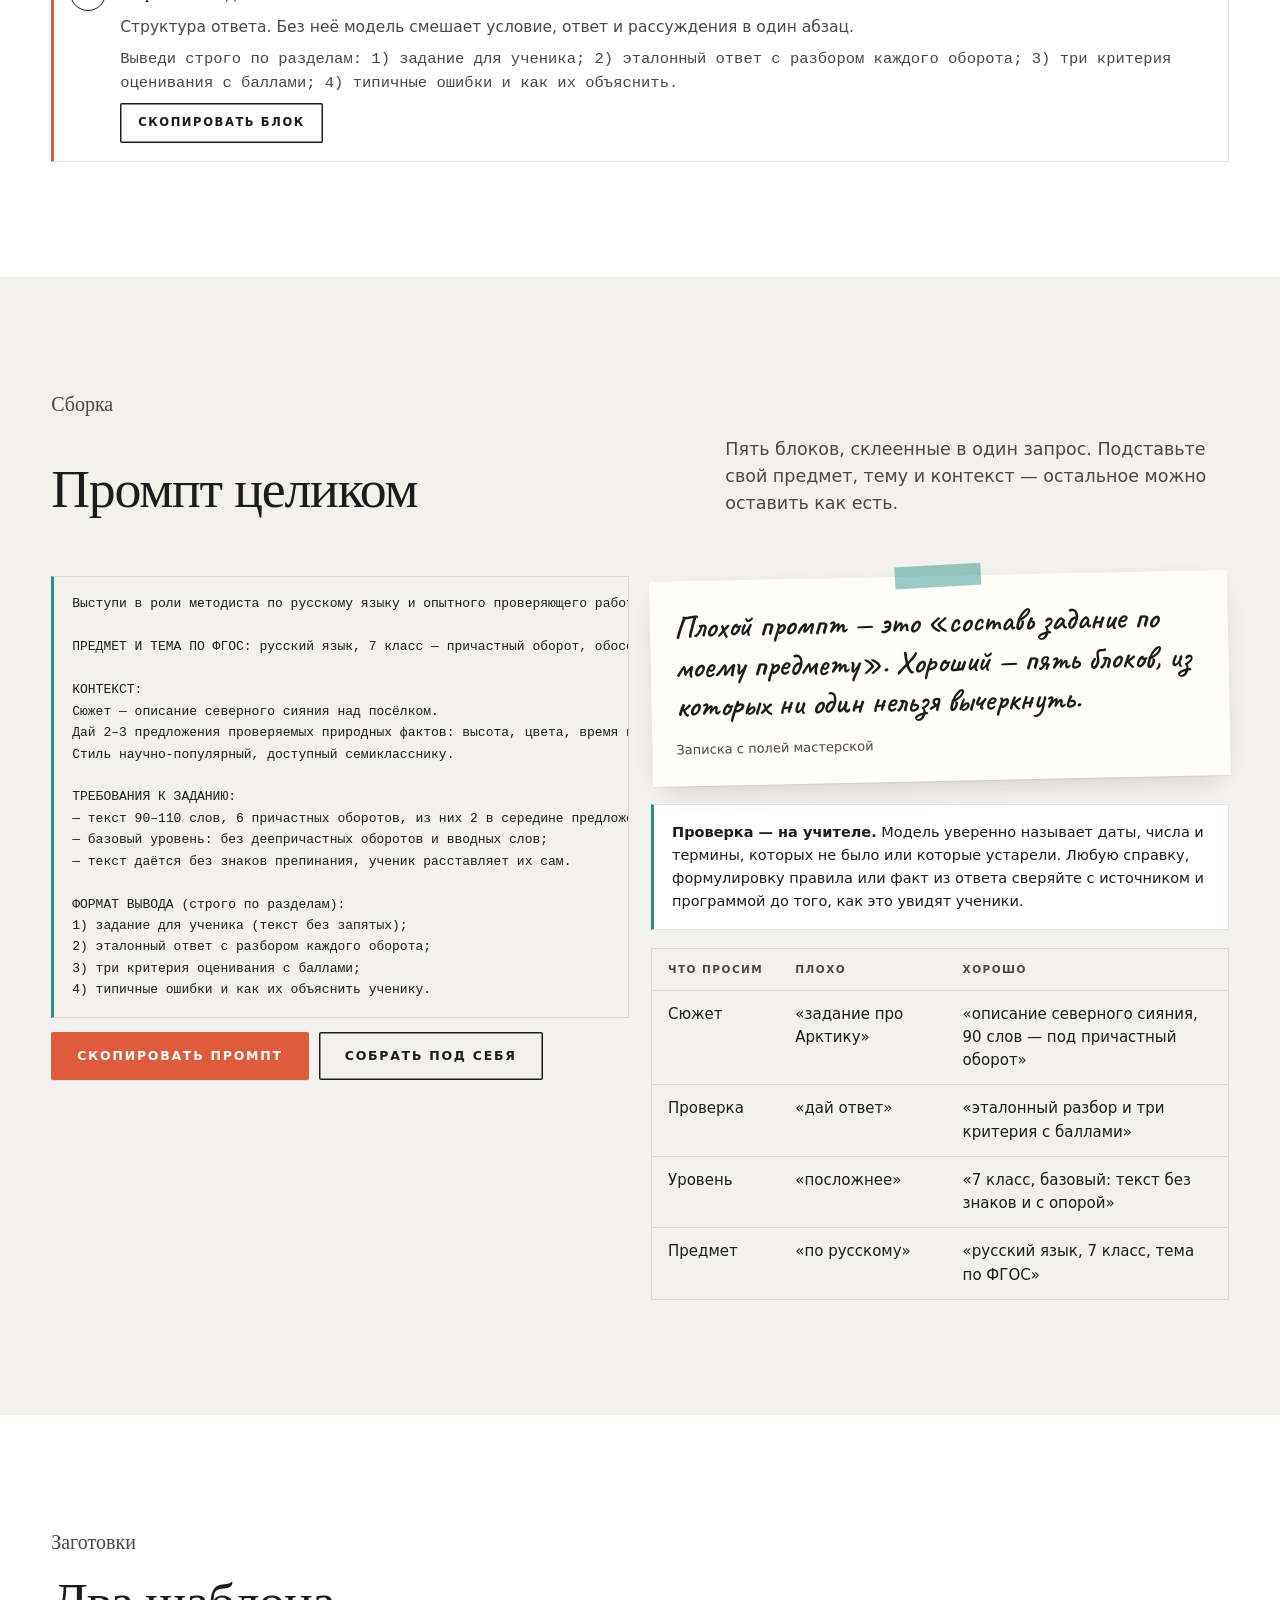
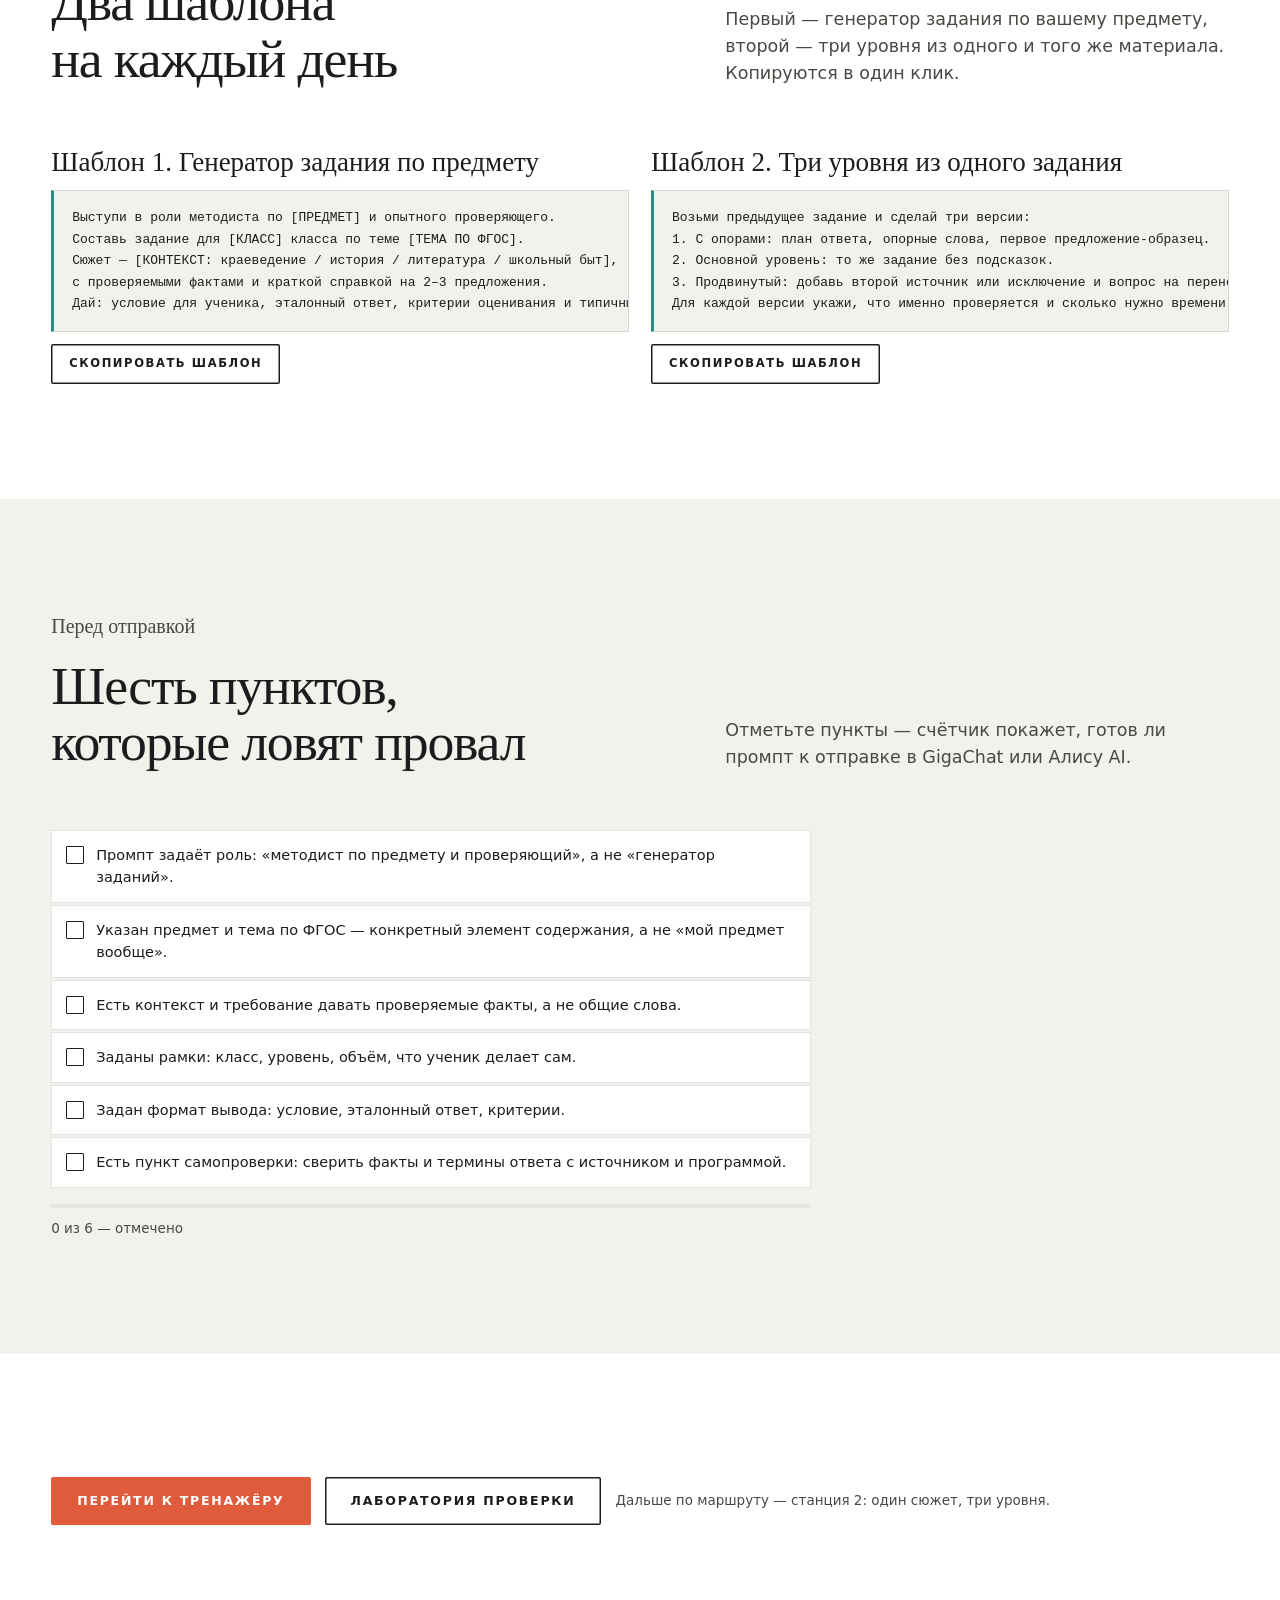
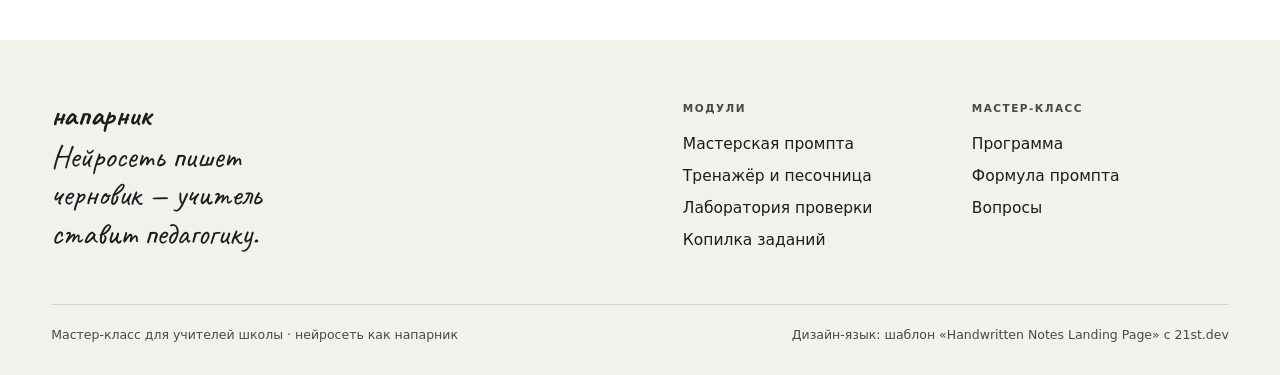
<file: workshop.html>
<!doctype html>
<html lang="ru">
<head>
<meta charset="utf-8">
<meta name="viewport" content="width=device-width, initial-scale=1">
<title>Мастерская промпта — нейросеть как напарник</title>
<meta name="description" content="Формула промпта из пяти блоков, готовые шаблоны для любого предмета, чек-лист перед отправкой и таблица «плохо / хорошо».">
<link rel="stylesheet" href="assets/inf.css?v=18">
<script>
  try {
    var t = localStorage.getItem('inf-theme');
    document.documentElement.setAttribute('data-theme', t ? t : (matchMedia('(prefers-color-scheme: dark)').matches ? 'dark' : 'light'));
  } catch (e) {}
</script>
</head>
<body>
<a class="skip" href="#main">К содержанию</a>

<header class="nav">
  <div class="wrap nav-in">
    <a class="brand" href="index.html"><b>напарник</b><span>мастер-класс · 40 минут</span></a>
    <nav class="nav-links" aria-label="Разделы">
      <a href="index.html#program">Программа</a>
      <a href="index.html#modules">Модули</a>
      <a href="workshop.html" aria-current="page">Формула</a>
      <a href="index.html#faq">Вопросы</a>
    </nav>
    <div class="nav-end">
      <button class="theme-btn" data-theme-toggle aria-pressed="false" aria-label="Тёмная тема">
        <svg class="sun" viewBox="0 0 24 24" fill="none" stroke="currentColor" stroke-width="1.8" stroke-linecap="round"><circle cx="12" cy="12" r="4.2"/><path d="M12 2.4v2.2M12 19.4v2.2M2.4 12h2.2M19.4 12h2.2M5.2 5.2l1.6 1.6M17.2 17.2l1.6 1.6M18.8 5.2l-1.6 1.6M6.8 17.2l-1.6 1.6"/></svg>
        <svg class="moon" viewBox="0 0 24 24" fill="none" stroke="currentColor" stroke-width="1.8" stroke-linecap="round"><path d="M20 14.5A8.5 8.5 0 0 1 9.5 4a8.5 8.5 0 1 0 10.5 10.5Z"/></svg>
      </button>
      <button class="burger" data-menu-toggle aria-expanded="false" aria-label="Меню">
        <svg viewBox="0 0 24 24" fill="none" stroke="currentColor" stroke-width="1.9" stroke-linecap="round"><path d="M3 6h18M3 12h18M3 18h18"/></svg>
      </button>
    </div>
  </div>
</header>

<div class="menu" data-menu>
  <a href="index.html#program">Программа <span>40 минут</span></a>
  <a href="workshop.html">Мастерская <span>гайд</span></a>
  <a href="simulator.html">Тренажёр <span>конструктор</span></a>
  <a href="debug-lab.html">Проверка <span>разбор</span></a>
  <a href="bank-tasks.html">Копилка заданий <span>по предметам</span></a>
</div>

<main id="main">

  <header class="page-head">
    <svg class="scribble ln-line-art" viewBox="0 0 300 160" aria-hidden="true">
      <path class="dash" d="M20 120C70 96 120 118 160 78S250 40 288 52"/>
      <path d="M232 34l56 18-44 26" fill="none" stroke="var(--accent)" stroke-width="2.4" stroke-linecap="round" stroke-linejoin="round"/>
    </svg>
    <div class="wrap">
      <p class="crumb"><a href="index.html">Мастер-класс</a> · станция 1 · 0–10 мин</p>
      <h1 class="h1">Мастерская промпта</h1>
      <p class="lede">Готовая конструкция запроса для задания по любому предмету. Пять блоков — ни одного лишнего, и ни один нельзя вычеркнуть.</p>
    </div>
  </header>

  <!-- формула -->
  <section class="sec" id="formula" aria-labelledby="f-h">
    <div class="wrap">
      <div class="sec-head rv">
        <p class="eyebrow">Основа</p>
        <h2 class="h2" id="f-h">Формула<br>промпта</h2>
        <p class="lede"><strong class="lede-formula">Промпт = роль + тема по ФГОС + контекст + требования к заданию + формат вывода.</strong></p>
      </div>

      <div class="blocks">
        <article class="block rv">
          <h3>Роль</h3>
          <p>Кем должен быть ИИ. Без роли он отвечает как справочник, а не как методист.</p>
          <p class="mono" id="b1">Выступи в роли методиста по русскому языку и опытного проверяющего работ семиклассников.</p>
          <div class="panel-row"><button class="btn btn-ghost btn-sm" data-copy="#b1">Скопировать блок</button></div>
        </article>

        <article class="block rv">
          <h3>Тема по ФГОС</h3>
          <p>Конкретный элемент содержания — не «русский язык», а «причастный оборот и его обособление».</p>
          <p class="mono" id="b2">Предмет и тема: русский язык, 7 класс — причастный оборот, обособление запятыми (ФГОС).</p>
          <div class="panel-row"><button class="btn btn-ghost btn-sm" data-copy="#b2">Скопировать блок</button></div>
        </article>

        <article class="block rv">
          <h3>Контекст</h3>
          <p>Материал, который вы знаете и можете проверить: краеведение (например, Ямал и Север), история, литература, школьный быт.</p>
          <p class="mono" id="b3">Контекст: описание северного сияния над посёлком. Дай 2–3 предложения проверяемых природных фактов — высота, цвета, время наблюдения.</p>
          <div class="panel-row"><button class="btn btn-ghost btn-sm" data-copy="#b3">Скопировать блок</button></div>
        </article>

        <article class="block rv">
          <h3>Требования к заданию</h3>
          <p>Рамки: класс, уровень, объём, что ученик делает сам, а где даны опоры.</p>
          <p class="mono" id="b4">Задание: текст 90–110 слов, 6 причастных оборотов, из них 2 в середине предложения. Базовый уровень: без деепричастных оборотов и вводных слов. Текст даётся без знаков препинания — ученик расставляет их сам.</p>
          <div class="panel-row"><button class="btn btn-ghost btn-sm" data-copy="#b4">Скопировать блок</button></div>
        </article>

        <article class="block rv">
          <h3>Формат вывода</h3>
          <p>Структура ответа. Без неё модель смешает условие, ответ и рассуждения в один абзац.</p>
          <p class="mono" id="b5">Выведи строго по разделам: 1) задание для ученика; 2) эталонный ответ с разбором каждого оборота; 3) три критерия оценивания с баллами; 4) типичные ошибки и как их объяснить.</p>
          <div class="panel-row"><button class="btn btn-ghost btn-sm" data-copy="#b5">Скопировать блок</button></div>
        </article>
      </div>
    </div>
  </section>

  <!-- полный промпт -->
  <section class="sec sec-paper" aria-labelledby="fp-h">
    <div class="wrap">
      <div class="sec-head rv">
        <p class="eyebrow">Сборка</p>
        <h2 class="h2" id="fp-h">Промпт целиком</h2>
        <p class="lede">Пять блоков, склеенные в один запрос. Подставьте свой предмет, тему и контекст — остальное можно оставить как есть.</p>
      </div>

      <div class="grid-2">
        <div class="rv">
          <pre id="full-prompt">Выступи в роли методиста по русскому языку и опытного проверяющего работ семиклассников.

ПРЕДМЕТ И ТЕМА ПО ФГОС: русский язык, 7 класс — причастный оборот, обособление запятыми.

КОНТЕКСТ:
Сюжет — описание северного сияния над посёлком.
Дай 2–3 предложения проверяемых природных фактов: высота, цвета, время наблюдения.
Стиль научно-популярный, доступный семикласснику.

ТРЕБОВАНИЯ К ЗАДАНИЮ:
— текст 90–110 слов, 6 причастных оборотов, из них 2 в середине предложения;
— базовый уровень: без деепричастных оборотов и вводных слов;
— текст даётся без знаков препинания, ученик расставляет их сам.

ФОРМАТ ВЫВОДА (строго по разделам):
1) задание для ученика (текст без запятых);
2) эталонный ответ с разбором каждого оборота;
3) три критерия оценивания с баллами;
4) типичные ошибки и как их объяснить ученику.</pre>
          <div class="panel-row" style="margin-top:14px">
            <button class="btn" data-copy="#full-prompt">Скопировать промпт</button>
            <a class="btn btn-ghost" href="simulator.html">Собрать под себя</a>
          </div>
        </div>

        <div class="rv">
          <figure class="note-card" style="margin-bottom:22px">
            <p class="script">Плохой промпт — это «составь задание по моему предмету». Хороший — пять блоков, из которых ни один нельзя вычеркнуть.</p>
            <figcaption>Записка с полей мастерской</figcaption>
          </figure>

          <div class="callout">
            <b>Проверка — на учителе.</b> Модель уверенно называет даты, числа и термины, которых не было или которые устарели. Любую справку, формулировку правила или факт из ответа сверяйте с источником и программой до того, как это увидят ученики.
          </div>

          <div class="table-wrap" style="margin-top:18px">
            <table>
              <thead><tr><th>Что просим</th><th>Плохо</th><th>Хорошо</th></tr></thead>
              <tbody>
                <tr><td>Сюжет</td><td class="bad">«задание про Арктику»</td><td class="good">«описание северного сияния, 90 слов — под причастный оборот»</td></tr>
                <tr><td>Проверка</td><td class="bad">«дай ответ»</td><td class="good">«эталонный разбор и три критерия с баллами»</td></tr>
                <tr><td>Уровень</td><td class="bad">«посложнее»</td><td class="good">«7 класс, базовый: текст без знаков и с опорой»</td></tr>
                <tr><td>Предмет</td><td class="bad">«по русскому»</td><td class="good">«русский язык, 7 класс, тема по ФГОС»</td></tr>
              </tbody>
            </table>
          </div>
        </div>
      </div>
    </div>
  </section>

  <!-- шаблоны -->
  <section class="sec" aria-labelledby="tpl-h">
    <div class="wrap">
      <div class="sec-head rv">
        <p class="eyebrow">Заготовки</p>
        <h2 class="h2" id="tpl-h">Два шаблона<br>на каждый день</h2>
        <p class="lede">Первый — генератор задания по вашему предмету, второй — три уровня из одного и того же материала. Копируются в один клик.</p>
      </div>

      <div class="grid-2">
        <article class="rv">
          <h3 class="h3" style="margin-bottom:12px">Шаблон 1. Генератор задания по предмету</h3>
          <pre id="t1">Выступи в роли методиста по [ПРЕДМЕТ] и опытного проверяющего.
Составь задание для [КЛАСС] класса по теме [ТЕМА ПО ФГОС].
Сюжет — [КОНТЕКСТ: краеведение / история / литература / школьный быт],
с проверяемыми фактами и краткой справкой на 2–3 предложения.
Дай: условие для ученика, эталонный ответ, критерии оценивания и типичные ошибки.</pre>
          <div class="panel-row" style="margin-top:12px"><button class="btn btn-ghost btn-sm" data-copy="#t1">Скопировать шаблон</button></div>
        </article>

        <article class="rv">
          <h3 class="h3" style="margin-bottom:12px">Шаблон 2. Три уровня из одного задания</h3>
          <pre id="t2">Возьми предыдущее задание и сделай три версии:
1. С опорами: план ответа, опорные слова, первое предложение-образец.
2. Основной уровень: то же задание без подсказок.
3. Продвинутый: добавь второй источник или исключение и вопрос на перенос.
Для каждой версии укажи, что именно проверяется и сколько нужно времени.</pre>
          <div class="panel-row" style="margin-top:12px"><button class="btn btn-ghost btn-sm" data-copy="#t2">Скопировать шаблон</button></div>
        </article>
      </div>
    </div>
  </section>

  <!-- чек-лист -->
  <section class="sec sec-paper" aria-labelledby="cl-h">
    <div class="wrap">
      <div class="sec-head rv">
        <p class="eyebrow">Перед отправкой</p>
        <h2 class="h2" id="cl-h">Шесть пунктов,<br>которые ловят провал</h2>
        <p class="lede">Отметьте пункты — счётчик покажет, готов ли промпт к отправке в GigaChat или Алису AI.</p>
      </div>

      <div class="rv" style="max-width:760px">
        <div class="check-list" id="checklist"></div>
        <div class="progress" style="margin-top:16px"><i id="check-bar"></i></div>
        <p class="small" style="margin-top:10px"><span id="check-count">0 из 6</span> — отмечено</p>
      </div>
    </div>
  </section>

  <section class="sec">
    <div class="wrap page-foot-cta">
      <a class="btn" href="simulator.html">Перейти к тренажёру</a>
      <a class="btn btn-ghost" href="debug-lab.html">Лаборатория проверки</a>
      <span class="small">Дальше по маршруту — станция 2: один сюжет, три уровня.</span>
    </div>
  </section>

</main>

<footer class="foot">
  <div class="wrap">
    <div class="foot-grid">
      <div>
        <a class="brand" href="index.html"><b>напарник</b></a>
        <p class="foot-script">Нейросеть пишет черновик — учитель ставит педагогику.</p>
      </div>
      <div>
        <h4>Модули</h4>
        <ul>
          <li><a href="workshop.html">Мастерская промпта</a></li>
          <li><a href="simulator.html">Тренажёр и песочница</a></li>
          <li><a href="debug-lab.html">Лаборатория проверки</a></li>
          <li><a href="bank-tasks.html">Копилка заданий</a></li>
        </ul>
      </div>
      <div>
        <h4>Мастер-класс</h4>
        <ul>
          <li><a href="index.html#program">Программа</a></li>
          <li><a href="index.html#formula">Формула промпта</a></li>
          <li><a href="index.html#faq">Вопросы</a></li>
        </ul>
      </div>
    </div>
    <div class="foot-base">
      <span>Мастер-класс для учителей школы · нейросеть как напарник</span>
      <span>Дизайн-язык: шаблон «Handwritten Notes Landing Page» с 21st.dev</span>
    </div>
  </div>
</footer>

<script type="module">
  import { initPage } from "./assets/hand.js?v=18";
  initPage();

  // чек-лист наставника
  const CHECKS = [
    "Промпт задаёт роль: «методист по предмету и проверяющий», а не «генератор заданий».",
    "Указан предмет и тема по ФГОС — конкретный элемент содержания, а не «мой предмет вообще».",
    "Есть контекст и требование давать проверяемые факты, а не общие слова.",
    "Заданы рамки: класс, уровень, объём, что ученик делает сам.",
    "Задан формат вывода: условие, эталонный ответ, критерии.",
    "Есть пункт самопроверки: сверить факты и термины ответа с источником и программой."
  ];
  const list = document.getElementById("checklist");
  const count = document.getElementById("check-count");
  const bar = document.getElementById("check-bar");

  function refresh() {
    const boxes = list.querySelectorAll('input[type="checkbox"]');
    const done = list.querySelectorAll('input[type="checkbox"]:checked').length;
    count.textContent = done + " из " + boxes.length;
    bar.style.width = Math.round((done / boxes.length) * 100) + "%";
  }

  CHECKS.forEach((text) => {
    const label = document.createElement("label");
    const cb = document.createElement("input");
    cb.type = "checkbox";
    cb.addEventListener("change", refresh);
    const span = document.createElement("span");
    span.textContent = text;
    label.append(cb, span);
    list.appendChild(label);
  });
  refresh();
</script>
</body>
</html>
</file>
<file: assets/inf.css>
/* ==========================================================================
   inf — «рукописный» дизайн-язык площадки МУМО
   Основа: шаблон 21st.dev «Handwritten Notes Landing Page» (kedhareswer).
   Бумага, линейная графика, коралловые пунктирные трассы, рука с пером.
   ========================================================================== */

@font-face {
  font-family: "Caveat";
  src: url("fonts/caveat-cyrillic.woff2") format("woff2");
  font-weight: 400 700;
  font-display: swap;
  unicode-range: U+0301, U+0400-045F, U+0490-0491, U+04B0-04B1, U+2116;
}
@font-face {
  font-family: "Caveat";
  src: url("fonts/caveat-cyrillic-ext.woff2") format("woff2");
  font-weight: 400 700;
  font-display: swap;
  unicode-range: U+0460-052F, U+1C80-1C8A, U+20B4, U+2DE0-2DFF, U+A640-A69F;
}
@font-face {
  font-family: "Caveat";
  src: url("fonts/caveat-latin.woff2") format("woff2");
  font-weight: 400 700;
  font-display: swap;
  unicode-range: U+0000-00FF, U+0131, U+0152-0153, U+2000-206F, U+2113, U+2122, U+2191, U+2212, U+20AC;
}

:root {
  --paper: #f2f1ec;
  --white: #ffffff;
  --card: #ffffff;
  --ink: #1c1c1e;
  --muted: #5b5954;
  --rule: rgba(28, 28, 30, 0.12);
  --soft: rgba(28, 28, 30, 0.05);
  --accent: #e05a3c;
  --second: #2a8e89;
  --on: #ffffff;
  --navy: #1f2b5c;
  --shadow: 0 1px 1px rgba(20, 20, 20, 0.06), 0 10px 30px -12px rgba(20, 20, 20, 0.22);
  --ease: cubic-bezier(0.22, 1, 0.36, 1);
  --serif: "Iowan Old Style", "Charter", "Palatino Linotype", Palatino, Georgia, serif;
  --sans: ui-sans-serif, system-ui, -apple-system, "Segoe UI", Inter, "Helvetica Neue", Arial, sans-serif;
  --hand: "Caveat", "Segoe Script", "Bradley Hand", cursive;
  --pad: clamp(16px, 4vw, 56px);
  --nav: 72px;
  color-scheme: light;
}

[data-theme="dark"] {
  --paper: #131417;
  --white: #1a1b1f;
  --card: #24262b;
  --ink: #f1efe9;
  --muted: #aaa7a0;
  --rule: rgba(241, 239, 233, 0.13);
  --soft: rgba(241, 239, 233, 0.06);
  --accent: #ff7054;
  --second: #4fb3ac;
  --navy: #8ea4ff;
  --shadow: 0 1px 1px rgba(0, 0, 0, 0.3), 0 14px 34px -12px rgba(0, 0, 0, 0.7);
  color-scheme: dark;
}

* { box-sizing: border-box; }
html { scroll-behavior: smooth; }
body {
  margin: 0;
  background: var(--white);
  color: var(--ink);
  font-family: var(--sans);
  font-size: 16px;
  line-height: 1.55;
  -webkit-font-smoothing: antialiased;
  overflow-x: clip;
}
body.ln-lock { overflow: hidden; }
h1, h2, h3, h4, p, ul, ol, figure, blockquote { margin: 0; }
ul, ol { list-style: none; padding: 0; }
a { color: inherit; text-decoration: none; }
button, input, textarea, select { font: inherit; color: inherit; background: none; border: 0; }
svg { display: block; max-width: none; }
img { max-width: 100%; height: auto; }
:where(a, button, input, textarea, select, summary, [tabindex]):focus-visible {
  outline: 2px solid var(--accent);
  outline-offset: 3px;
}

.sr {
  position: absolute; width: 1px; height: 1px; padding: 0; margin: -1px;
  overflow: hidden; clip: rect(0, 0, 0, 0); white-space: nowrap; border: 0;
}
.skip {
  position: absolute; left: 12px; top: -70px; z-index: 60;
  background: var(--accent); color: var(--on); padding: 10px 14px;
  font-weight: 700; font-size: 14px;
}
.skip:focus { top: 12px; }
.wrap { width: 100%; max-width: 1280px; margin: 0 auto; padding: 0 var(--pad); }
.narrow { max-width: 900px; }

/* ------------------------------------------------------------- типографика */

.serif { font-family: var(--serif); }
.hand { font-family: var(--hand); }
.eyebrow {
  font-family: var(--serif);
  font-size: 20px;
  line-height: 1.2;
  color: var(--muted);
}
.h1 {
  font-family: var(--serif);
  font-weight: 400;
  font-size: clamp(38px, 5.4vw, 80px);
  line-height: 1.03;
  letter-spacing: -0.025em;
  text-wrap: balance;
}
.h2 {
  font-family: var(--serif);
  font-weight: 400;
  font-size: clamp(30px, 4.2vw, 56px);
  line-height: 1.05;
  letter-spacing: -0.022em;
}
.h3 {
  font-family: var(--serif);
  font-weight: 400;
  font-size: clamp(21px, 2.2vw, 27px);
  line-height: 1.2;
}
.lede { color: var(--muted); font-size: 17px; max-width: 48ch; }
.lede .lede-formula {
  display: block;
  font-size: 19.5px;
  font-weight: 700;
  line-height: 1.42;
  letter-spacing: -0.005em;
  color: var(--ink);
  max-width: 34ch;
}
@media (max-width: 560px) { .lede .lede-formula { font-size: 18px; max-width: none; } }
.chat-row {
  display: flex;
  align-items: center;
  flex-wrap: wrap;
  gap: 10px;
  margin-top: 12px;
  padding-top: 12px;
  border-top: 1px dashed color-mix(in srgb, var(--ink) 16%, transparent);
}
.chat-row .small { margin: 0; }
.panel .chat-row .btn { width: auto; }
@media (max-width: 560px) {
  .chat-row { gap: 8px; }
  .chat-row .small { flex: 0 0 100%; }
  .panel .chat-row .btn { flex: 1 1 0; width: auto; justify-content: center; }
}
.small { font-size: 13.5px; color: var(--muted); }
.mono {
  font-family: ui-monospace, "SF Mono", "JetBrains Mono", Menlo, Consolas, monospace;
  font-size: 13.5px;
}
.script { font-family: var(--hand); font-weight: 600; line-height: 1; }

/* плюс, дорисованный рукой */
.plus {
  display: inline-block;
  width: 0.62em;
  height: 0.62em;
  vertical-align: -0.02em;
  margin: 0 0.06em;
}
.plus svg { width: 100%; height: auto; overflow: visible; }
.plus path {
  fill: none;
  stroke: var(--accent);
  stroke-width: 7;
  stroke-linecap: round;
  stroke-dasharray: 1 1;
  stroke-dashoffset: 1;
  animation: plus-draw 0.55s var(--ease) forwards;
}
.plus path + path { animation-delay: 0.6s; }

@keyframes plus-draw { to { stroke-dashoffset: 0; } }

/* ------------------------------------------------------------- кнопки */

.btn {
  display: inline-flex;
  align-items: center;
  justify-content: center;
  gap: 10px;
  height: 48px;
  padding: 0 26px;
  background: var(--accent);
  color: var(--on);
  font-size: 12.5px;
  font-weight: 700;
  letter-spacing: 0.14em;
  text-transform: uppercase;
  border-radius: 2px;
  cursor: pointer;
  box-shadow: 0 1px 0 rgba(0, 0, 0, 0.08);
  transition: transform 0.2s var(--ease), box-shadow 0.2s var(--ease), filter 0.2s;
}
.btn:hover { transform: translateY(-2px); box-shadow: 0 10px 22px -10px var(--accent); filter: saturate(1.08); }
.btn:active { transform: translateY(0) scale(0.98); transition-duration: 0.08s; }
.btn[disabled] { opacity: 0.55; cursor: default; transform: none; }
.btn-ghost { background: transparent; color: var(--ink); box-shadow: inset 0 0 0 1.5px var(--ink); }
.btn-ghost:hover { background: var(--soft); transform: translateY(-2px); }
.btn[data-done] { background: var(--second); }
.btn-sm { height: 40px; padding: 0 18px; font-size: 11.5px; }
.btn-link {
  display: inline-flex;
  align-items: center;
  gap: 8px;
  font-size: 12.5px;
  font-weight: 700;
  letter-spacing: 0.12em;
  text-transform: uppercase;
  border-bottom: 1.5px solid var(--accent);
  padding-bottom: 3px;
  cursor: pointer;
}
.btn-link:hover { color: var(--accent); }

/* ------------------------------------------------------------- навигация */

.nav {
  position: sticky;
  top: 0;
  z-index: 40;
  height: var(--nav);
  background: color-mix(in srgb, var(--paper) 88%, transparent);
  backdrop-filter: saturate(1.4) blur(10px);
  -webkit-backdrop-filter: saturate(1.4) blur(10px);
  transition: box-shadow 0.3s;
}
.nav[data-stuck] { box-shadow: 0 1px 0 var(--rule); }
.nav-in { height: var(--nav); display: flex; align-items: center; gap: 26px; }
.brand { display: flex; align-items: baseline; gap: 10px; flex: none; }
.brand b { font-family: var(--hand); font-size: 30px; font-weight: 700; line-height: 1; letter-spacing: 0.01em; }
.brand span {
  font-size: 10.5px;
  letter-spacing: 0.18em;
  text-transform: uppercase;
  color: var(--muted);
  white-space: nowrap;
}
.nav-links { display: flex; align-items: center; gap: 2px; margin: 0 auto; }
.nav-links a {
  position: relative;
  display: inline-flex;
  align-items: center;
  height: 40px;
  padding: 0 13px;
  font-size: 14px;
  border-radius: 2px;
}
.nav-links a::after {
  content: "";
  position: absolute;
  left: 13px;
  right: 13px;
  bottom: 7px;
  height: 1.5px;
  background: var(--accent);
  transform: scaleX(0);
  transform-origin: left;
  transition: transform 0.3s var(--ease);
}
.nav-links a:hover::after,
.nav-links a[aria-current="page"]::after { transform: scaleX(1); }
.nav-end { display: flex; align-items: center; gap: 8px; flex: none; }
.theme-btn {
  width: 40px;
  height: 40px;
  display: grid;
  place-items: center;
  border: 1.5px solid var(--rule);
  border-radius: 2px;
  cursor: pointer;
  transition: background 0.2s, border-color 0.2s;
}
.theme-btn:hover { background: var(--soft); border-color: var(--ink); }
.theme-btn svg { width: 17px; height: 17px; }
.theme-btn .moon { display: none; }
[data-theme="dark"] .theme-btn .moon { display: block; }
[data-theme="dark"] .theme-btn .sun { display: none; }
.burger {
  display: none;
  width: 40px;
  height: 40px;
  border: 1.5px solid var(--rule);
  border-radius: 2px;
  cursor: pointer;
  place-items: center;
}
.burger svg { width: 18px; height: 18px; }
.menu {
  display: none;
  position: fixed;
  inset: var(--nav) 0 0;
  z-index: 39;
  background: var(--paper);
  padding: 20px var(--pad) 40px;
  overflow-y: auto;
}
.menu[data-open] { display: block; }
.menu a {
  display: flex;
  justify-content: space-between;
  align-items: baseline;
  padding: 16px 0;
  border-bottom: 1px solid var(--rule);
  font-family: var(--serif);
  font-size: 24px;
}
.menu a span { font-family: var(--sans); font-size: 12px; letter-spacing: 0.12em; color: var(--muted); text-transform: uppercase; }

/* ------------------------------------------------------------- секции */

.sec { position: relative; padding: clamp(64px, 9vw, 128px) 0; }
.sec-paper { background: var(--paper); }
.sec-head {
  display: grid;
  grid-template-columns: minmax(0, 1fr) minmax(0, 0.82fr);
  gap: 20px 60px;
  align-items: end;
  margin-bottom: clamp(32px, 4.6vw, 60px);
}
.sec-head .eyebrow { grid-column: 1; }
.sec-head .h2 { grid-column: 1; }
.sec-head .lede { grid-column: 2; align-self: end; }

/* ------------------------------------------------------------- герой */

.hero {
  position: relative;
  background: var(--paper);
  overflow: clip;
}
.hero-bg {
  position: absolute;
  inset: 0;
  width: 100%;
  height: 100%;
  pointer-events: none;
}
.hero-in {
  position: relative;
  display: grid;
  grid-template-columns: minmax(0, 0.84fr) minmax(0, 1.16fr);
  align-items: center;
  gap: 12px;
  padding-top: 34px;
  padding-bottom: 34px;
  min-height: calc(100svh - var(--nav));
}
.hero-copy { position: relative; z-index: 2; padding: 24px 0 40px; }
.hero-badge {
  display: inline-flex;
  align-items: center;
  gap: 10px;
  padding: 7px 13px;
  border: 1.5px solid var(--ink);
  border-radius: 2px;
  font-size: 10.5px;
  font-weight: 700;
  letter-spacing: 0.16em;
  text-transform: uppercase;
  margin-bottom: 26px;
}
.hero-badge i {
  width: 7px; height: 7px; border-radius: 50%;
  background: var(--accent);
  animation: pulse 2.4s infinite;
}
@keyframes pulse { 0%, 100% { opacity: 1; } 50% { opacity: 0.25; } }
.hero-note { margin-top: 22px; font-size: 16px; line-height: 1.7; color: var(--muted); max-width: 40ch; }
.hero-cta { margin-top: clamp(24px, 3vw, 38px); display: flex; align-items: center; gap: 18px; flex-wrap: wrap; }
.hero-meta {
  margin-top: 30px;
  padding-top: 18px;
  border-top: 1px solid var(--rule);
  display: flex;
  gap: 26px;
  flex-wrap: wrap;
  font-size: 13px;
  color: var(--muted);
}
.hero-meta b { display: block; color: var(--ink); font-weight: 600; font-size: 15px; }
.hero-stage { position: relative; z-index: 1; margin-right: calc(var(--pad) * -1 - 5vw); margin-top: -1.5vw; }
.hero-stage svg { width: 100%; height: auto; overflow: visible; }
.nudge { width: 58px; height: 34px; color: var(--muted); }

/* ------------------------------------------------------------- лист/рука */

.ln-hand { font-family: var(--hand); font-weight: 600; }
.ln-arm { stroke-linecap: round; stroke-linejoin: round; }
.ln-arm .ln-a-body { fill: var(--card); stroke: var(--ink); }
.ln-a-acc { fill: var(--accent); }
.ln-a-sec { fill: var(--second); }
.ln-a-line { fill: none; stroke: var(--ink); }
.ln-a-ink { fill: var(--ink); }
.ln-a-thin { stroke-width: 1.2px; opacity: 0.55; }
.ln-tube-o { fill: none; stroke: var(--ink); stroke-linecap: butt; }
.ln-tube-f { fill: none; stroke: var(--card); stroke-linecap: butt; }
.ln-tube-r { fill: none; stroke: var(--ink); stroke-linecap: butt; opacity: 0.75; }
.ln-f-acc { fill: var(--accent); }
.ln-f-sec { fill: var(--second); }
.ln-f-card { fill: var(--card); }
.ln-line-art { fill: none; stroke: var(--ink); stroke-width: 2.2px; stroke-linecap: round; stroke-linejoin: round; }
.ln-line-art .thin { stroke-width: 1.4px; opacity: 0.6; }
.dash { fill: none; stroke: var(--accent); stroke-width: 2px; stroke-dasharray: 7 9; stroke-linecap: round; }
.march { animation: march 1.4s linear infinite; }
@keyframes march { to { stroke-dashoffset: -32; } }

/* ------------------------------------------------------------- «паспорт» */

.passport {
  display: grid;
  grid-template-columns: repeat(4, minmax(0, 1fr));
  gap: 1px;
  background: var(--rule);
  border: 1px solid var(--rule);
}
.passport div { background: var(--white); padding: 20px 18px; }
.passport dt {
  font-size: 10.5px;
  letter-spacing: 0.14em;
  text-transform: uppercase;
  color: var(--muted);
  margin-bottom: 6px;
}
.passport dd { margin: 0; font-family: var(--serif); font-size: 19px; line-height: 1.25; }

/* ------------------------------------------------------------- карточки */

.grid-3 { display: grid; grid-template-columns: repeat(3, minmax(0, 1fr)); gap: 22px; }
.grid-2 { display: grid; grid-template-columns: repeat(2, minmax(0, 1fr)); gap: 22px; }

.pillar {
  position: relative;
  background: var(--card);
  border: 1px solid var(--rule);
  box-shadow: var(--shadow);
  padding: 28px 24px 26px;
  display: flex;
  flex-direction: column;
  gap: 12px;
  transition: transform 0.35s var(--ease), box-shadow 0.35s var(--ease);
}
.pillar:hover { transform: translateY(-4px); box-shadow: 0 18px 40px -22px rgba(20, 20, 20, 0.45); }
.pillar .art { width: 62px; height: 62px; color: var(--ink); }
.pillar .art svg { width: 100%; height: 100%; }
.pillar h3 { font-family: var(--serif); font-weight: 400; font-size: 22px; }
.pillar p { color: var(--muted); font-size: 15px; }
.pillar .marker {
  position: absolute;
  top: 14px;
  right: 16px;
  font-family: var(--hand);
  font-size: 26px;
  color: var(--accent);
  opacity: 0.85;
}

/* записка на скотче */
.note-card {
  position: relative;
  background: #fffdf8;
  box-shadow: var(--shadow);
  padding: 26px 24px;
  transform: rotate(-1.2deg);
  transition: transform 0.5s var(--ease);
}
[data-theme="dark"] .note-card { background: #23252a; }
.note-card:nth-child(even) { transform: rotate(1.1deg); }
.note-card:hover { transform: rotate(0) translateY(-4px); }
.note-card::before {
  content: "";
  position: absolute;
  left: 50%;
  top: -11px;
  width: 86px;
  height: 22px;
  transform: translateX(-50%) rotate(-2deg);
  background: color-mix(in srgb, var(--second) 55%, transparent);
  opacity: 0.85;
}
.note-card .script { font-size: clamp(24px, 2.6vw, 32px); line-height: 1.24; }
.note-card figcaption { margin-top: 14px; font-size: 13px; color: var(--muted); }

/* ------------------------------------------------------------- программа */

.route { position: relative; display: grid; gap: 0; }
.route-line {
  position: absolute;
  left: 27px;
  top: 18px;
  bottom: 40px;
  width: 3px;
  border-left: 2px dashed var(--accent);
  opacity: 0.55;
}
.step {
  position: relative;
  display: grid;
  grid-template-columns: 56px minmax(0, 1fr) auto;
  gap: 20px;
  align-items: start;
  padding: 18px 0 22px;
  border-bottom: 1px solid var(--rule);
}
.step:last-child { border-bottom: 0; }
.step-no {
  position: relative;
  z-index: 1;
  width: 56px;
  height: 56px;
  display: grid;
  place-items: center;
  border-radius: 50%;
  background: var(--paper);
  border: 1.5px solid var(--ink);
  font-family: var(--hand);
  font-size: 26px;
  line-height: 1;
}
.step[data-done] .step-no { background: var(--accent); border-color: var(--accent); color: var(--on); }
.step-body h3 { font-family: var(--serif); font-weight: 400; font-size: clamp(19px, 2vw, 25px); }
.step-body p { color: var(--muted); font-size: 15px; margin-top: 5px; max-width: 56ch; }
.step-time { font-family: var(--mono, ui-monospace); font-size: 12.5px; color: var(--muted); white-space: nowrap; padding-top: 6px; }
.step-go { display: flex; align-items: center; gap: 10px; margin-top: 12px; }
.step-go svg { width: 18px; height: 14px; color: var(--accent); }

/* ------------------------------------------------------------- модули (флип) */

.flips { display: grid; grid-template-columns: repeat(4, minmax(0, 1fr)); gap: 18px; }
.flip {
  position: relative;
  display: block;
  aspect-ratio: 3 / 4;
  perspective: 1400px;
  text-align: left;
  cursor: pointer;
}
.flip-in {
  position: absolute;
  inset: 0;
  transform-style: preserve-3d;
  transition: transform 0.68s var(--ease);
}
.flip[data-open] .flip-in,
.flip:hover .flip-in,
.flip:focus-visible .flip-in { transform: rotateY(180deg); }
.flip-face {
  position: absolute;
  inset: 0;
  backface-visibility: hidden;
  -webkit-backface-visibility: hidden;
  border: 1px solid var(--rule);
  box-shadow: var(--shadow);
  background: var(--card);
  display: flex;
  flex-direction: column;
  padding: 20px 18px;
  gap: 10px;
}
.flip-face.back {
  transform: rotateY(180deg);
  background: var(--paper);
  justify-content: space-between;
}
.flip-face .tag {
  font-size: 10px;
  letter-spacing: 0.16em;
  text-transform: uppercase;
  color: var(--muted);
}
.flip-face h3 { font-family: var(--serif); font-weight: 400; font-size: 21px; line-height: 1.15; }
.flip-art { flex: 1; display: grid; place-items: center; color: var(--ink); }
.flip-art svg { width: 100%; height: auto; max-height: 130px; }
.flip-no {
  position: absolute;
  top: 14px;
  right: 16px;
  font-family: var(--hand);
  font-size: 24px;
  color: var(--accent);
}
.flip-face .back-text { font-size: 14px; color: var(--ink); }
.flip-face .back-text .hand { color: var(--accent); font-size: 17px; }
.flip-face .go {
  display: inline-flex;
  align-items: center;
  gap: 8px;
  font-size: 11px;
  font-weight: 700;
  letter-spacing: 0.12em;
  text-transform: uppercase;
  border-top: 1px solid var(--rule);
  padding-top: 10px;
}

/* ------------------------------------------------------------- формула */

.formula {
  display: flex;
  flex-wrap: wrap;
  align-items: center;
  gap: 10px 8px;
  font-family: var(--serif);
  font-size: clamp(15px, 1.6vw, 21px);
  line-height: 1.5;
}
.formula .part {
  border-bottom: 2px solid var(--accent);
  padding-bottom: 2px;
}
.formula .op { font-family: var(--hand); font-size: 1.5em; color: var(--muted); line-height: 1; }

.blocks { display: grid; gap: 14px; counter-reset: b; }
.block {
  position: relative;
  background: var(--card);
  border: 1px solid var(--rule);
  border-left: 3px solid var(--accent);
  padding: 18px 20px 18px 66px;
  display: grid;
  gap: 8px;
}
.block::before {
  counter-increment: b;
  content: counter(b);
  position: absolute;
  left: 16px;
  top: 16px;
  width: 34px;
  height: 34px;
  display: grid;
  place-items: center;
  border: 1.5px solid var(--ink);
  border-radius: 50%;
  font-family: var(--hand);
  font-size: 20px;
}
.block h3 { font-family: var(--serif); font-weight: 400; font-size: 19px; }
.block p { font-size: 14.5px; color: var(--muted); }
.block code, .chip {
  display: inline-block;
  background: var(--soft);
  padding: 3px 8px;
  border-radius: 2px;
  font-family: ui-monospace, Menlo, Consolas, monospace;
  font-size: 13px;
  color: var(--ink);
}

pre {
  margin: 0;
  background: var(--paper);
  border: 1px solid var(--rule);
  border-left: 3px solid var(--second);
  padding: 16px 18px;
  overflow-x: auto;
  font-family: ui-monospace, "SF Mono", Menlo, Consolas, monospace;
  font-size: 13px;
  line-height: 1.65;
  tab-size: 2;
  white-space: pre;
}
[data-theme="dark"] pre { background: #101114; }
code { font-family: inherit; }

/* ------------------------------------------------------------- таблица */

.table-wrap { overflow-x: auto; border: 1px solid var(--rule); }
table { width: 100%; border-collapse: collapse; font-size: 14.5px; }
th, td { text-align: left; padding: 12px 16px; border-bottom: 1px solid var(--rule); vertical-align: top; }
th {
  font-size: 10.5px;
  letter-spacing: 0.14em;
  text-transform: uppercase;
  color: var(--muted);
  font-weight: 600;
  background: var(--paper);
  white-space: nowrap;
}
tr:last-child td { border-bottom: 0; }
td .bad { color: #b4452c; }
td .good { color: var(--second); }

/* ------------------------------------------------------------- FAQ */

.faq { display: grid; gap: 0; border-top: 1px solid var(--rule); }
.faq details { border-bottom: 1px solid var(--rule); }
.faq summary {
  display: flex;
  align-items: center;
  justify-content: space-between;
  gap: 20px;
  padding: 20px 0;
  cursor: pointer;
  font-family: var(--serif);
  font-size: clamp(17px, 1.8vw, 21px);
  list-style: none;
}
.faq summary::-webkit-details-marker { display: none; }
.faq summary svg { width: 14px; height: 14px; flex: none; transition: transform 0.3s var(--ease); color: var(--accent); }
.faq details[open] summary svg { transform: rotate(45deg); }
.faq .answer { padding: 0 0 22px; color: var(--muted); font-size: 15px; max-width: 70ch; }

/* ------------------------------------------------------------- футер */

.foot { background: var(--paper); padding: 60px 0 30px; }
.foot-grid { display: grid; grid-template-columns: minmax(0, 1.4fr) repeat(2, minmax(0, 0.6fr)); gap: 32px; }
.foot h4 {
  font-size: 10.5px;
  font-weight: 700;
  letter-spacing: 0.14em;
  text-transform: uppercase;
  color: var(--muted);
  margin-bottom: 12px;
}
.foot li a { display: inline-block; padding: 4px 0; font-size: 15px; transition: color 0.2s; }
.foot li a:hover { color: var(--accent); }
.foot-script { font-family: var(--hand); font-size: 32px; line-height: 1.2; margin-top: 8px; max-width: 20ch; }
.foot-base {
  display: flex;
  justify-content: space-between;
  gap: 16px;
  flex-wrap: wrap;
  margin-top: 48px;
  padding-top: 20px;
  border-top: 1px solid var(--rule);
  font-size: 12.5px;
  color: var(--muted);
}

/* ------------------------------------------------------------- песочница */

.tool {
  display: grid;
  grid-template-columns: minmax(0, 0.9fr) minmax(0, 1.1fr);
  gap: 20px;
  align-items: start;
}
.panel {
  background: var(--card);
  border: 1px solid var(--rule);
  box-shadow: var(--shadow);
  padding: 20px;
}
.panel h3 { font-family: var(--serif); font-weight: 400; font-size: 20px; margin-bottom: 14px; }
.field { display: grid; gap: 6px; margin-bottom: 14px; }
.field label {
  font-size: 11px;
  letter-spacing: 0.12em;
  text-transform: uppercase;
  color: var(--muted);
  font-weight: 600;
}
.field select,
.field input[type="text"],
.field input[type="number"],
.field textarea {
  width: 100%;
  border: 1px solid var(--rule);
  background: var(--white);
  padding: 11px 12px;
  border-radius: 2px;
  font-size: 14.5px;
  transition: border-color 0.2s;
}
.field select:focus, .field input:focus, .field textarea:focus { border-color: var(--accent); }
.field textarea { min-height: 84px; resize: vertical; font-family: var(--sans); }
.panel .btn { width: 100%; }
.panel-row { display: flex; gap: 10px; flex-wrap: wrap; align-items: center; }
.panel-row .btn { width: auto; }

.out {
  position: relative;
  background: var(--paper);
  border: 1px solid var(--rule);
  padding: 18px;
  font-size: 14px;
  line-height: 1.65;
  white-space: pre-wrap;
  min-height: 120px;
  max-height: 420px;
  overflow: auto;
}
.out[data-err] { border-left: 3px solid #b4452c; }
.console {
  background: #14151a;
  color: #e8e6df;
  font-family: ui-monospace, Menlo, Consolas, monospace;
  font-size: 13px;
  line-height: 1.6;
  padding: 16px 18px;
  min-height: 120px;
  max-height: 340px;
  overflow: auto;
  white-space: pre-wrap;
  border-radius: 2px;
}
.console .ok { color: #7fd8c9; }
.console .er { color: #ff9d84; }
.editor {
  width: 100%;
  min-height: 260px;
  border: 1px solid var(--rule);
  background: var(--paper);
  padding: 14px 16px;
  font-family: ui-monospace, Menlo, Consolas, monospace;
  font-size: 13px;
  line-height: 1.7;
  resize: vertical;
  border-radius: 2px;
  white-space: pre;
  tab-size: 4;
  overflow-wrap: normal;
  overflow-x: auto;
}
.counter { font-size: 12px; color: var(--muted); }
.chips { display: flex; gap: 8px; flex-wrap: wrap; }
.chips button {
  border: 1px solid var(--rule);
  padding: 7px 13px;
  font-size: 12.5px;
  cursor: pointer;
  background: var(--white);
  transition: background 0.2s, border-color 0.2s, color 0.2s;
}
.chips button:hover { border-color: var(--ink); }
.chips button[aria-pressed="true"] { background: var(--ink); color: var(--white); border-color: var(--ink); }
[data-theme="dark"] .chips button[aria-pressed="true"] { background: var(--accent); border-color: var(--accent); color: #fff; }

/* код с кликабельными строками */
.code-lines {
  display: grid;
  grid-template-columns: 40px minmax(0, 1fr);
  background: var(--paper);
  border: 1px solid var(--rule);
  font-family: ui-monospace, Menlo, Consolas, monospace;
  font-size: 13px;
  line-height: 1.7;
  overflow: hidden;
}
.code-lines .no {
  text-align: right;
  padding: 14px 8px 14px 0;
  color: var(--muted);
  opacity: 0.6;
  user-select: none;
  font-size: 12px;
  line-height: 1.7;
  white-space: pre;
}
.code-lines .lines { padding: 14px 14px 14px 0; overflow-x: auto; white-space: pre; }
.code-lines .lines button {
  display: block;
  width: 100%;
  text-align: left;
  white-space: pre;
  padding: 0 6px;
  cursor: pointer;
  border-left: 3px solid transparent;
  font: inherit;
  line-height: 1.7;
}
.code-lines .lines button:hover { background: var(--soft); }
.code-lines .lines button[aria-pressed="true"] {
  border-left-color: var(--accent);
  background: color-mix(in srgb, var(--accent) 12%, transparent);
}

/* задачи */
.task { background: var(--card); border: 1px solid var(--rule); box-shadow: var(--shadow); }
.task > header {
  display: flex;
  align-items: baseline;
  justify-content: space-between;
  gap: 14px;
  padding: 18px 20px;
  border-bottom: 1px solid var(--rule);
  flex-wrap: wrap;
}
.task h3 { font-family: var(--serif); font-weight: 400; font-size: 20px; }
.task .meta { display: flex; gap: 8px; flex-wrap: wrap; }
.task .meta span {
  font-size: 10.5px;
  letter-spacing: 0.1em;
  text-transform: uppercase;
  color: var(--muted);
  border: 1px solid var(--rule);
  padding: 3px 8px;
}
.task .body { padding: 18px 20px 20px; display: grid; gap: 14px; }
.task .body p { font-size: 15px; }
.task .body .lbl { font-size: 10.5px; letter-spacing: 0.14em; text-transform: uppercase; color: var(--muted); margin-bottom: 6px; }

.task details { border-top: 1px solid var(--rule); padding-top: 12px; }
.task details summary {
  cursor: pointer;
  font-size: 11px;
  font-weight: 700;
  letter-spacing: 0.13em;
  text-transform: uppercase;
  color: var(--accent);
  list-style: none;
}
.task details summary::-webkit-details-marker { display: none; }
.task details summary::before { content: "▸ "; }
.task details[open] summary::before { content: "▾ "; }
.task details pre { margin-top: 12px; }
.task .lbl { font-size: 10.5px; letter-spacing: 0.14em; text-transform: uppercase; color: var(--muted); margin-bottom: 5px; }
.task .body > div > p:last-child { font-size: 15px; }

/* появление */
.rv[data-armed] { opacity: 0; transform: translateY(16px); }
.rv[data-in] { opacity: 1; transform: none; transition: opacity 0.7s var(--ease), transform 0.7s var(--ease); }
.rv[data-in]:nth-child(2) { transition-delay: 0.06s; }
.rv[data-in]:nth-child(3) { transition-delay: 0.12s; }
.rv[data-in]:nth-child(4) { transition-delay: 0.18s; }

/* ------------------------------------------------------------- шапка страницы */

.page-head {
  position: relative;
  background: var(--paper);
  padding: clamp(38px, 5.6vw, 78px) 0 clamp(30px, 4vw, 52px);
  border-bottom: 1px solid var(--rule);
  overflow: clip;
}
.page-head .h1 { max-width: 20ch; margin-top: 12px; }
.page-head .lede { margin-top: 16px; max-width: 52ch; }
.page-head .crumb {
  display: inline-flex;
  align-items: center;
  gap: 8px;
  font-size: 11px;
  letter-spacing: 0.14em;
  text-transform: uppercase;
  color: var(--muted);
  margin-bottom: 6px;
}
.page-head .crumb a:hover { color: var(--accent); }
.page-head .scribble {
  position: absolute;
  right: -30px;
  top: 6px;
  width: min(360px, 34vw);
  color: var(--ink);
  opacity: 0.9;
  pointer-events: none;
}
.page-foot-cta {
  display: flex;
  flex-wrap: wrap;
  gap: 14px;
  align-items: center;
  padding-top: 8px;
}

/* ------------------------------------------------------------- чек-лист */

.check-list { display: grid; gap: 2px; }
.check-list label {
  display: flex;
  gap: 12px;
  align-items: flex-start;
  padding: 13px 14px;
  border: 1px solid var(--rule);
  background: var(--white);
  font-size: 14.5px;
  cursor: pointer;
  transition: background 0.2s, border-color 0.2s;
}
.check-list label:hover { background: var(--soft); }
.check-list input {
  appearance: none;
  -webkit-appearance: none;
  flex: none;
  width: 18px;
  height: 18px;
  margin: 2px 0 0;
  border: 1.5px solid var(--ink);
  border-radius: 1px;
  cursor: pointer;
  display: grid;
  place-items: center;
  transition: background 0.18s, border-color 0.18s;
}
.check-list input:checked { background: var(--accent); border-color: var(--accent); }
.check-list input:checked::after {
  content: "";
  width: 5px;
  height: 9px;
  border: solid #fff;
  border-width: 0 2px 2px 0;
  transform: translateY(-1px) rotate(42deg);
}
.check-list input:checked + span { text-decoration: line-through; opacity: 0.55; }
.progress { height: 4px; background: var(--soft); overflow: hidden; }
.progress i { display: block; height: 100%; width: 0; background: var(--accent); transition: width 0.4s var(--ease); }

/* ------------------------------------------------------------- плашки */

.callout {
  border: 1px solid var(--rule);
  border-left: 3px solid var(--second);
  background: var(--card);
  padding: 16px 18px;
  font-size: 14.5px;
  line-height: 1.6;
}
.callout[data-tone="bad"] { border-left-color: #b4452c; }
.callout[data-tone="ok"] { border-left-color: var(--second); }
.callout b { font-weight: 700; }

.quote-line {
  font-family: var(--hand);
  font-size: clamp(22px, 2.6vw, 30px);
  line-height: 1.3;
  color: var(--ink);
}
.quote-line em { font-style: normal; color: var(--accent); }

/* ничего не выпирает за контейнер: грид-детям разрешаем сжиматься */
.grid-2 > *, .grid-3 > *, .tool > *, .blocks > *, .flips > *, .sec-head > * { min-width: 0; }
pre, .out, .editor, .code-lines, .table-wrap { max-width: 100%; }

/* ---------------------------------------- подсветка кода в песочнице */
:root {
  --syn-kw: #a8396b;
  --syn-fn: #1f2b5c;
  --syn-str: #23786a;
  --syn-num: #b0551b;
  --syn-com: #8a8578;
  --syn-bi: #6d3f9c;
  --syn-dec: #2a8e89;
}
[data-theme="dark"] {
  --syn-kw: #f2a6c8;
  --syn-fn: #b9cbff;
  --syn-str: #8fd8c6;
  --syn-num: #f0b07a;
  --syn-com: #9c978c;
  --syn-bi: #cbaaf2;
  --syn-dec: #6fd8d0;
}
.code-wrap {
  position: relative;
  background: var(--paper);
  border: 1px solid var(--rule);
  border-radius: 2px;
}
.code-wrap .editor {
  position: relative;
  min-height: 340px;
  border: 0;
  background: transparent;
  color: var(--ink);
  caret-color: var(--ink);
  display: block;
  margin: 0;
}
.code-wrap.hl-on .editor { color: transparent; }
.code-hl-clip {
  position: absolute;
  inset: 0;
  overflow: hidden;
  pointer-events: none;
}
.code-hl {
  margin: 0;
  padding: 14px 22px 14px 16px;
  border: 0;
  max-width: none;
  font-family: ui-monospace, Menlo, Consolas, monospace;
  font-size: 13px;
  line-height: 1.7;
  white-space: pre;
  color: var(--ink);
  background: transparent;
  tab-size: 4;
  will-change: transform;
}
.code-wrap .editor::selection { background: color-mix(in srgb, var(--accent) 32%, transparent); }
.code-hl .t-k { color: var(--syn-kw); font-weight: 600; }
.code-hl .t-f { color: var(--syn-fn); font-weight: 600; }
.code-hl .t-s { color: var(--syn-str); }
.code-hl .t-n { color: var(--syn-num); }
.code-hl .t-c { color: var(--syn-com); font-style: italic; }
.code-hl .t-b { color: var(--syn-bi); }
.code-hl .t-d { color: var(--syn-dec); }

/* ------------------------------------------------------------- адаптив */

@media (max-width: 1080px) {
  .nav-links { display: none; }
  .burger { display: grid; }
  .flips { grid-template-columns: repeat(2, minmax(0, 1fr)); }
  .passport { grid-template-columns: repeat(2, minmax(0, 1fr)); }
  .hero-in { grid-template-columns: 1fr; min-height: 0; padding-bottom: 0; }
  .hero-copy { padding: 20px 0 8px; }
  .hero-stage { margin: 0 -12% 0 -8%; }
  .hero-stage svg { overflow: hidden; }
  .sec-head { grid-template-columns: 1fr; }
  .sec-head .lede { grid-column: 1; }
  .tool { grid-template-columns: 1fr; }
  .grid-3 { grid-template-columns: repeat(2, minmax(0, 1fr)); }
}

@media (max-width: 760px) {
  :root { --nav: 62px; }
  .brand span { display: none; }
  .hero-in { padding-top: 12px; }
  .hero-badge { font-size: 9.5px; letter-spacing: 0.12em; }
  .hero-meta { gap: 16px; }
  .grid-3, .grid-2, .flips { grid-template-columns: 1fr; }
  .flip { aspect-ratio: 4 / 3; }
  .step { grid-template-columns: 44px minmax(0, 1fr); gap: 14px; }
  .step-no { width: 44px; height: 44px; font-size: 21px; }
  .step-time { grid-column: 2; padding-top: 0; }
  .route-line { left: 21px; }
  .foot-grid { grid-template-columns: 1fr; }
  .block { padding: 16px 16px 16px 58px; }
  .formula { font-size: 16px; }
  .panel { padding: 16px; }
  .code-lines { grid-template-columns: 30px minmax(0, 1fr); font-size: 12px; }
}

@media (prefers-reduced-motion: reduce) {
  html { scroll-behavior: auto; }
  * { animation-duration: 0.001ms !important; animation-iteration-count: 1 !important; transition-duration: 0.001ms !important; }
  .rv[data-armed] { opacity: 1; transform: none; }
}

/* --------------------------------------------- контраст и кегль (доводка) */
:root { --muted: #4a4843; }
[data-theme="dark"] { --muted: #b8b4ac; }
body { font-size: 16.5px; }
.lede { font-size: 17.5px; }
.hero-note, .pillar p, .step-body p, .block p, .faq .answer, .foot li a { font-size: 15.5px; }
.step-time { font-size: 13px; color: color-mix(in srgb, var(--ink) 72%, transparent); }
.step-time b { color: var(--ink); }
.flip-tag, .smallcaps, .crumb, .lbl, .hero-meta dt, .passport dt { font-size: 10.8px; }
.flip-face .back-text { font-size: 14.5px; }
table { font-size: 15px; }
.task .body p { font-size: 15px; }
.counter { font-size: 12.5px; }
.step-time {
  font-size: 13.5px;
  font-weight: 500;
  color: #57544e;
  letter-spacing: 0.01em;
}
[data-theme="dark"] .step-time { color: #c9c5bc; }
.route-line { bottom: 78px; }


.task-n { font-family: var(--mono, ui-monospace, monospace); font-size: 11px; letter-spacing: 0.1em; color: var(--accent); margin-right: 7px; vertical-align: 2px; }

.code-lines { font-size: 13.5px; }
.code-lines .lines { line-height: 1.75; }
</file>
